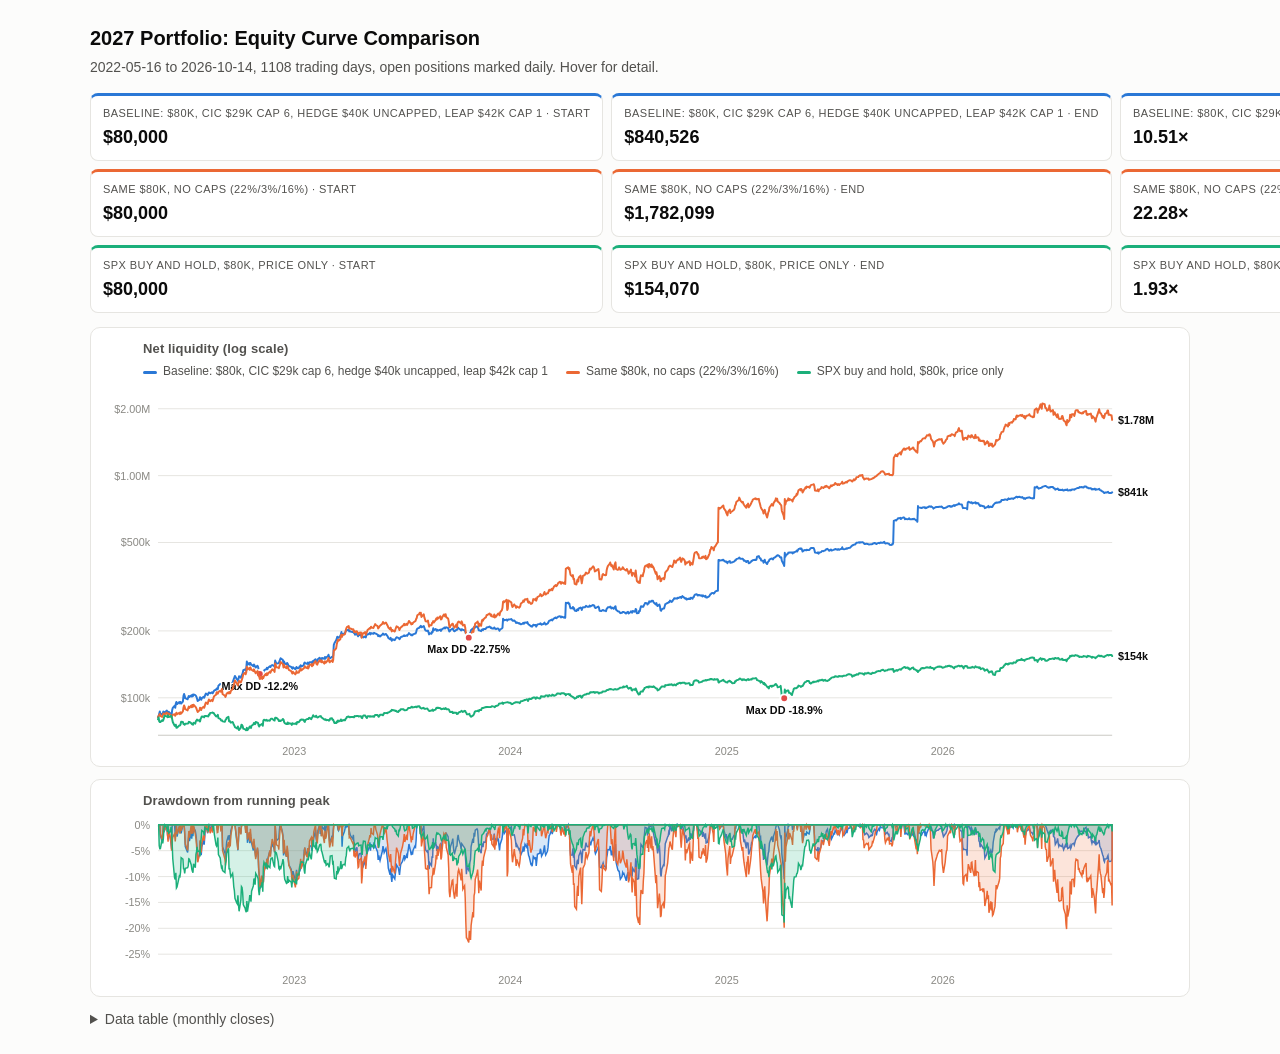
<file: investments/docs/baseline-2027/equity_2027_compare.html>
<!doctype html>
<html lang="en"><head><meta charset="utf-8">
<meta name="viewport" content="width=device-width,initial-scale=1">
<title>2027 Portfolio: Equity Curve Comparison</title>
<style>
:root{color-scheme:light;--surface:#fcfcfb;--panel:#ffffff;--text-1:#0b0b0b;--text-2:#52514e;--text-3:#8a8984;
 --grid:#e6e5e1;--axis:#c9c8c2;--s1:#2a78d6;--s2:#eb6834;--s3:#1baf7a;--neg:#e34948;--tip:#ffffff;--tipb:#d6d5d0}
@media (prefers-color-scheme:dark){:root:not([data-theme="light"]){color-scheme:dark;--surface:#1a1a19;--panel:#222221;--text-1:#f0efec;--text-2:#c3c2b7;--text-3:#8f8e87;
 --grid:#2f2f2d;--axis:#45453f;--s1:#3987e5;--s2:#d95926;--s3:#199e70;--neg:#e66767;--tip:#2a2a28;--tipb:#45453f}}
:root[data-theme="dark"]{color-scheme:dark;--surface:#1a1a19;--panel:#222221;--text-1:#f0efec;--text-2:#c3c2b7;--text-3:#8f8e87;
 --grid:#2f2f2d;--axis:#45453f;--s1:#3987e5;--s2:#d95926;--s3:#199e70;--neg:#e66767;--tip:#2a2a28;--tipb:#45453f}
*{box-sizing:border-box}
body{margin:0;background:var(--surface);color:var(--text-1);font:14px/1.45 -apple-system,BlinkMacSystemFont,"SF Pro Text",Helvetica,Arial,sans-serif;padding:24px 16px}
h1{font-size:20px;font-weight:600;margin:0 0 4px}
.sub{color:var(--text-2);margin:0 0 16px}
.wrap{max-width:1100px;margin:0 auto}
.panel{background:var(--panel);border:1px solid var(--grid);border-radius:10px;padding:12px 8px 4px;margin-bottom:12px;position:relative}
.panel h2{font-size:13px;font-weight:600;color:var(--text-2);margin:0 0 4px 44px;letter-spacing:.01em}
svg{display:block;width:100%;height:auto}
.grid line{stroke:var(--grid);stroke-width:1}
.axis text{fill:var(--text-3);font-size:11px}
.axis line{stroke:var(--axis)}
.line{fill:none;stroke-width:2;stroke-linejoin:round;stroke-linecap:round}
.dd{fill-opacity:.18;stroke-width:1.5}
.lbl{font-size:11px;font-weight:600;fill:var(--text-1);paint-order:stroke;stroke:var(--panel);stroke-width:3px;stroke-linejoin:round}
.legend{display:flex;gap:18px;margin:0 0 8px 44px;font-size:12px;color:var(--text-2)}
.legend span::before{content:"";display:inline-block;width:14px;height:3px;border-radius:2px;vertical-align:middle;margin-right:6px;background:var(--c)}
.xh{stroke:var(--text-3);stroke-width:1;stroke-dasharray:3 3;pointer-events:none}
.tip{position:absolute;pointer-events:none;background:var(--tip);border:1px solid var(--tipb);border-radius:6px;padding:6px 9px;font-size:12px;color:var(--text-1);box-shadow:0 2px 8px rgba(0,0,0,.12);white-space:nowrap;display:none;z-index:2}
.tip b{font-weight:600}.tip .d{color:var(--text-2)}
.tip .row{display:flex;gap:10px;justify-content:space-between}
table{border-collapse:collapse;font-size:12px;margin-top:8px;width:100%}
th,td{text-align:right;padding:4px 8px;border-bottom:1px solid var(--grid)}th:first-child,td:first-child{text-align:left}
details{margin-top:8px;color:var(--text-2)}summary{cursor:pointer}
.stats{display:grid;grid-template-columns:repeat(6,1fr);gap:8px;margin-bottom:14px}
.stat .k{white-space:nowrap;overflow:hidden;text-overflow:ellipsis}
@media (max-width:700px){.stats{grid-template-columns:repeat(3,1fr)}}
.stat{background:var(--panel);border:1px solid var(--grid);border-radius:8px;padding:10px 12px}
.stat .k{font-size:11px;color:var(--text-2);text-transform:uppercase;letter-spacing:.04em}
.stat .v{font-size:18px;font-weight:600;margin-top:2px}
.stat .v small{font-size:11px;font-weight:500;color:var(--text-3);margin-left:4px}
</style></head><body><div class="wrap">
<h1>2027 Portfolio: Equity Curve Comparison</h1>
<p class="sub" id="sub"></p>
<div class="stats" id="stats"></div>
<div class="panel" id="p1"><h2>Net liquidity (log scale)</h2><div class="legend" id="lg1"></div><svg id="s1"></svg><div class="tip" id="t1"></div></div>
<div class="panel" id="p2"><h2>Drawdown from running peak</h2><svg id="s2"></svg><div class="tip" id="t2"></div></div>
<details><summary>Data table (monthly closes)</summary><table id="tbl"></table></details>
</div>
<script>
const SERIES=[{"label": "Baseline: $80k, CIC $29k cap 6, hedge $40k uncapped, leap $42k cap 1", "rows": [["2022-05-16", 81832.64, 1832.64, 0.0], ["2022-05-17", 82600.88, 768.24, 0.0], ["2022-05-18", 84837.88, 2237.0, 0.0], ["2022-05-19", 86820.52, 1982.64, 0.0], ["2022-05-20", 84976.32, -1844.2, -2.12], ["2022-05-23", 84086.52, -889.8, -3.15], ["2022-05-24", 84904.76, 818.24, -2.21], ["2022-05-25", 86747.4, 1842.64, -0.08], ["2022-05-26", 86447.6, -299.8, -0.43], ["2022-05-27", 85902.24, -545.36, -1.06], ["2022-05-31", 87474.88, 1572.64, 0.0], ["2022-06-01", 85835.78, -1639.1, -1.87], ["2022-06-02", 85035.98, -799.8, -2.79], ["2022-06-03", 86428.62, 1392.64, -1.2], ["2022-06-06", 85034.42, -1394.2, -2.79], ["2022-06-07", 84294.62, -739.8, -3.64], ["2022-06-08", 83404.82, -889.8, -4.65], ["2022-06-09", 88149.82, 4745.0, 0.0], ["2022-06-10", 90084.38, 1934.56, 0.0], ["2022-06-13", 92013.94, 1929.56, 0.0], ["2022-06-14", 90139.24, -1874.7, -2.04], ["2022-06-15", 94173.8, 4034.56, 0.0], ["2022-06-16", 95848.36, 1674.56, 0.0], ["2022-06-17", 93654.26, -2194.1, -2.29], ["2022-06-21", 95608.22, 1953.96, -0.25], ["2022-06-22", 94393.52, -1214.7, -1.52], ["2022-06-23", 95758.08, 1364.56, -0.09], ["2022-06-24", 94258.38, -1499.7, -1.66], ["2022-06-27", 96107.34, 1848.96, 0.0], ["2022-06-28", 102080.44, 5973.1, 0.0], ["2022-06-29", 103989.4, 1908.96, 0.0], ["2022-06-30", 102114.7, -1874.7, -1.8], ["2022-07-01", 99595.6, -2519.1, -4.23], ["2022-07-05", 98440.9, -1154.7, -5.34], ["2022-07-06", 100439.86, 1998.96, -3.41], ["2022-07-07", 101928.82, 1488.96, -1.98], ["2022-07-08", 100714.12, -1214.7, -3.15], ["2022-07-11", 102398.08, 1683.96, -1.53], ["2022-07-12", 101228.38, -1169.7, -2.66], ["2022-07-13", 103242.34, 2013.96, -0.72], ["2022-07-14", 101712.64, -1529.7, -2.19], ["2022-07-15", 103516.6, 1803.96, -0.45], ["2022-07-18", 102804.7, -711.9, -1.14], ["2022-07-19", 102085.0, -719.7, -1.83], ["2022-07-20", 100930.3, -1154.7, -2.94], ["2022-07-21", 98966.2, -1964.1, -4.83], ["2022-07-22", 96642.1, -2324.1, -7.07], ["2022-07-25", 98131.06, 1488.96, -5.63], ["2022-07-26", 100677.82, 2546.76, -3.18], ["2022-07-27", 99868.12, -809.7, -3.96], ["2022-07-28", 97894.02, -1974.1, -5.86], ["2022-07-29", 99502.98, 1608.96, -4.31], ["2022-08-01", 100946.94, 1443.96, -2.93], ["2022-08-02", 99987.24, -959.7, -3.85], ["2022-08-03", 101521.2, 1533.96, -2.37], ["2022-08-04", 103205.16, 1683.96, -0.75], ["2022-08-05", 104514.12, 1308.96, 0.0], ["2022-08-08", 102810.02, -1704.1, -1.63], ["2022-08-09", 104328.98, 1518.96, -0.18], ["2022-08-10", 105712.94, 1383.96, 0.0], ["2022-08-11", 105268.84, -444.1, -0.42], ["2022-08-12", 104714.14, -554.7, -0.94], ["2022-08-15", 105948.1, 1233.96, 0.0], ["2022-08-16", 104699.0, -1249.1, -1.18], ["2022-08-17", 105553.56, 854.56, -0.37], ["2022-08-18", 106922.52, 1368.96, 0.0], ["2022-08-19", 107932.08, 1009.56, 0.0], ["2022-08-22", 108596.64, 664.56, 0.0], ["2022-08-23", 110175.6, 1578.96, 0.0], ["2022-08-24", 109215.9, -959.7, -0.87], ["2022-08-25", 109258.86, 42.96, -0.83], ["2022-08-26", 113391.96, 4133.1, 0.0], ["2022-08-29", 115240.92, 1848.96, 0.0], ["2022-08-30", 115169.02, -71.9, -0.06], ["2022-08-31", 115367.98, 198.96, 0.0], ["2022-09-01", 116687.54, 1319.56, 0.0], ["2022-09-02", 111765.86, -4921.68, -4.22], ["2022-09-06", 110371.16, -1394.7, -5.41], ["2022-09-07", 109381.46, -989.7, -6.26], ["2022-09-08", 111320.42, 1938.96, -4.6], ["2022-09-09", 112899.38, 1578.96, -3.25], ["2022-09-12", 114313.34, 1413.96, -2.03], ["2022-09-13", 113159.24, -1154.1, -3.02], ["2022-09-14", 114413.8, 1254.56, -1.95], ["2022-09-15", 113064.1, -1349.7, -3.11], ["2022-09-16", 115378.06, 2313.96, -1.12], ["2022-09-19", 117152.02, 1773.96, 0.0], ["2022-09-20", 119082.9, 1930.88, 0.0], ["2022-09-21", 121395.78, 2312.88, 0.0], ["2022-09-22", 123359.46, 1963.68, 0.0], ["2022-09-23", 125443.14, 2083.68, 0.0], ["2022-09-26", 121571.94, -3871.2, -3.09], ["2022-09-27", 120846.54, -725.4, -3.66], ["2022-09-28", 119266.94, -1579.6, -4.92], ["2022-09-29", 121637.82, 2370.88, -3.03], ["2022-09-30", 124943.1, 3305.28, -0.4], ["2022-10-03", 123303.5, -1639.6, -1.71], ["2022-10-04", 125588.78, 2285.28, 0.0], ["2022-10-05", 127082.46, 1493.68, 0.0], ["2022-10-06", 128641.14, 1558.68, 0.0], ["2022-10-07", 133180.62, 4539.48, 0.0], ["2022-10-10", 134099.3, 918.68, 0.0], ["2022-10-11", 132739.7, -1359.6, -1.01], ["2022-10-12", 135424.98, 2685.28, 0.0], ["2022-10-13", 145889.38, 10464.4, 0.0], ["2022-10-14", 140818.28, -5071.1, -3.48], ["2022-10-17", 143463.56, 2645.28, -1.66], ["2022-10-18", 140732.36, -2731.2, -3.53], ["2022-10-19", 143437.64, 2705.28, -1.68], ["2022-10-20", 141758.04, -1679.6, -2.83], ["2022-10-21", 140718.44, -1039.6, -3.54], ["2022-10-24", 138658.84, -2059.6, -4.96], ["2022-10-25", 141144.12, 2485.28, -3.25], ["2022-10-26", 139864.52, -1279.6, -4.13], ["2022-10-27", 138344.92, -1519.6, -5.17], ["2022-10-28", 136785.32, -1559.6, -6.24], ["2022-10-31", 139270.6, 2485.28, -4.54], ["2022-11-01", 138071.0, -1199.6, -5.36], ["2022-11-02", 133207.4, -4863.6, -8.69], ["2022-11-03", 131427.8, -1779.6, -9.91], ["2022-11-04", 128086.6, -3341.2, -12.2], ["2022-11-07", 130571.88, 2485.28, -10.5], ["2022-11-08", 128170.68, -2401.2, -12.15], ["2022-11-09", 131523.16, 3352.48, -9.85], ["2022-11-10", 129783.56, -1739.6, -11.04], ["2022-11-11", 132468.84, 2685.28, -9.2], ["2022-11-14", 134634.12, 2165.28, -7.71], ["2022-11-15", 134318.72, -315.4, -7.93], ["2022-11-16", 136344.0, 2025.28, -6.54], ["2022-11-17", 134584.4, -1759.6, -7.75], ["2022-11-18", 136629.68, 2045.28, -6.35], ["2022-11-21", 138594.96, 1965.28, -5.0], ["2022-11-22", 137495.36, -1099.6, -5.75], ["2022-11-23", 139360.64, 1865.28, -4.48], ["2022-11-25", 140425.92, 1065.28, -3.74], ["2022-11-28", 139186.32, -1239.6, -4.59], ["2022-11-29", 138086.72, -1099.6, -5.35], ["2022-11-30", 147109.52, 9022.8, 0.0], ["2022-12-01", 144483.42, -2626.1, -1.79], ["2022-12-02", 142583.82, -1899.6, -3.08], ["2022-12-05", 143048.42, 464.6, -2.76], ["2022-12-06", 143338.02, 289.6, -2.56], ["2022-12-07", 145643.3, 2305.28, -1.0], ["2022-12-08", 148024.9, 2381.6, 0.0], ["2022-12-09", 150731.5, 2706.6, 0.0], ["2022-12-12", 148732.0, -1999.5, -1.33], ["2022-12-13", 147706.7, -1025.3, -2.01], ["2022-12-14", 141770.6, -5936.1, -5.94], ["2022-12-15", 145495.08, 3724.48, -3.47], ["2022-12-16", 142845.58, -2649.5, -5.23], ["2022-12-19", 141445.98, -1399.6, -6.16], ["2022-12-20", 143531.26, 2085.28, -4.78], ["2022-12-21", 142471.66, -1059.6, -5.48], ["2022-12-22", 140620.46, -1851.2, -6.71], ["2022-12-23", 139080.86, -1539.6, -7.73], ["2022-12-27", 137821.26, -1259.6, -8.57], ["2022-12-28", 136421.66, -1399.6, -9.49], ["2022-12-29", 135282.06, -1139.6, -10.25], ["2022-12-30", 137247.34, 1965.28, -8.95], ["2023-01-03", 134461.14, -2786.2, -10.79], ["2023-01-04", 135603.1, 1141.96, -10.04], ["2023-01-05", 137628.38, 2025.28, -8.69], ["2023-01-06", 135688.78, -1939.6, -9.98], ["2023-01-09", 136110.06, 421.28, -9.7], ["2023-01-10", 138135.34, 2025.28, -8.36], ["2023-01-11", 137776.62, -358.72, -8.59], ["2023-01-12", 140121.9, 2345.28, -7.04], ["2023-01-13", 138322.3, -1799.6, -8.23], ["2023-01-17", 139867.58, 1545.28, -7.21], ["2023-01-18", 143215.18, 3347.6, -4.99], ["2023-01-19", 144063.86, 848.68, -4.42], ["2023-01-20", 142984.26, -1079.6, -5.14], ["2023-01-23", 142224.66, -759.6, -5.64], ["2023-01-24", 143949.94, 1725.28, -4.5], ["2023-01-25", 141428.74, -2521.2, -6.17], ["2023-01-26", 142712.42, 1283.68, -5.32], ["2023-01-27", 144617.7, 1905.28, -4.06], ["2023-01-30", 144544.38, -73.32, -4.1], ["2023-01-31", 143144.78, -1399.6, -5.03], ["2023-02-01", 146013.46, 2868.68, -3.13], ["2023-02-02", 144388.96, -1624.5, -4.21], ["2023-02-03", 146774.24, 2385.28, -2.63], ["2023-02-06", 149205.84, 2431.6, -1.01], ["2023-02-07", 146756.34, -2449.5, -2.64], ["2023-02-08", 145806.04, -950.3, -3.27], ["2023-02-09", 146471.74, 665.7, -2.83], ["2023-02-10", 149009.34, 2537.6, -1.14], ["2023-02-13", 151434.94, 2425.6, 0.0], ["2023-02-14", 148772.44, -2662.5, -1.76], ["2023-02-15", 149798.04, 1025.6, -1.08], ["2023-02-16", 148200.54, -1597.5, -2.14], ["2023-02-17", 150941.14, 2740.6, -0.33], ["2023-02-21", 149991.84, -949.3, -0.95], ["2023-02-22", 152548.44, 2556.6, 0.0], ["2023-02-23", 150081.34, -2467.1, -1.62], ["2023-02-24", 151753.34, 1672.0, -0.52], ["2023-02-27", 153972.94, 2219.6, 0.0], ["2023-02-28", 156129.54, 2156.6, 0.0], ["2023-03-01", 152831.44, -3298.1, -2.11], ["2023-03-02", 151388.94, -1442.5, -3.04], ["2023-03-03", 150752.44, -636.5, -3.44], ["2023-03-06", 152859.04, 2106.6, -2.09], ["2023-03-07", 152018.74, -840.3, -2.63], ["2023-03-08", 154515.34, 2496.6, -1.03], ["2023-03-09", 172862.04, 18346.7, 0.0], ["2023-03-10", 175768.84, 2906.8, 0.0], ["2023-03-13", 181491.76, 5722.92, 0.0], ["2023-03-14", 184908.88, 3417.12, 0.0], ["2023-03-15", 188301.0, 3392.12, 0.0], ["2023-03-16", 186631.6, -1669.4, -0.89], ["2023-03-17", 186230.8, -400.8, -1.1], ["2023-03-20", 189784.72, 3553.92, 0.0], ["2023-03-21", 193050.64, 3265.92, 0.0], ["2023-03-22", 197654.76, 4604.12, 0.0], ["2023-03-23", 189280.24, -8374.52, -4.24], ["2023-03-24", 193324.16, 4043.92, -2.19], ["2023-03-27", 195102.28, 1778.12, -1.29], ["2023-03-28", 196102.4, 1000.12, -0.79], ["2023-03-29", 199337.32, 3234.92, 0.0], ["2023-03-30", 201752.44, 2415.12, 0.0], ["2023-03-31", 200926.04, -826.4, -0.41], ["2023-04-03", 203015.96, 2089.92, 0.0], ["2023-04-04", 199009.56, -4006.4, -1.97], ["2023-04-05", 199814.68, 805.12, -1.58], ["2023-04-06", 198867.28, -947.4, -2.04], ["2023-04-10", 197457.88, -1409.4, -2.74], ["2023-04-11", 199098.8, 1640.92, -1.93], ["2023-04-12", 195593.6, -3505.2, -3.66], ["2023-04-13", 194368.2, -1225.4, -4.26], ["2023-04-14", 192321.8, -2046.4, -5.27], ["2023-04-17", 194189.72, 1867.92, -4.35], ["2023-04-18", 191308.52, -2881.2, -5.77], ["2023-04-19", 189180.12, -2128.4, -6.82], ["2023-04-20", 190817.04, 1636.92, -6.01], ["2023-04-21", 191586.16, 769.12, -5.63], ["2023-04-24", 191832.28, 246.12, -5.51], ["2023-04-25", 187095.08, -4737.2, -7.84], ["2023-04-26", 188353.2, 1258.12, -7.22], ["2023-04-27", 188247.8, -105.4, -7.27], ["2023-04-28", 186938.4, -1309.4, -7.92], ["2023-05-01", 188829.32, 1890.92, -6.99], ["2023-05-02", 187072.12, -1757.2, -7.85], ["2023-05-03", 191156.04, 4083.92, -5.84], ["2023-05-04", 193029.16, 1873.12, -4.92], ["2023-05-05", 192397.76, -631.4, -5.23], ["2023-05-08", 194484.68, 2086.92, -4.2], ["2023-05-09", 196159.6, 1674.92, -3.38], ["2023-05-10", 192911.4, -3248.2, -4.98], ["2023-05-11", 195196.32, 2284.92, -3.85], ["2023-05-12", 195135.52, -60.8, -3.88], ["2023-05-15", 193995.12, -1140.4, -4.44], ["2023-05-16", 196125.04, 2129.92, -3.39], ["2023-05-17", 195370.64, -754.4, -3.77], ["2023-05-18", 194874.24, -496.4, -4.01], ["2023-05-19", 194153.44, -720.8, -4.37], ["2023-05-22", 192417.04, -1736.4, -5.22], ["2023-05-23", 189268.84, -3148.2, -6.77], ["2023-05-24", 191005.96, 1737.12, -5.92], ["2023-05-25", 189960.56, -1045.4, -6.43], ["2023-05-26", 188990.16, -970.4, -6.91], ["2023-05-30", 192743.68, 3753.52, -5.06], ["2023-05-31", 194662.8, 1919.12, -4.11], ["2023-06-01", 193583.4, -1079.4, -4.65], ["2023-06-02", 192144.0, -1439.4, -5.36], ["2023-06-05", 193711.92, 1567.92, -4.58], ["2023-06-06", 192452.52, -1259.4, -5.2], ["2023-06-07", 190304.32, -2148.2, -6.26], ["2023-06-08", 188954.92, -1349.4, -6.93], ["2023-06-09", 185996.72, -2958.2, -8.38], ["2023-06-12", 183417.32, -2579.4, -9.65], ["2023-06-13", 186005.24, 2587.92, -8.38], ["2023-06-14", 182495.84, -3509.4, -10.11], ["2023-06-15", 180606.44, -1889.4, -11.04], ["2023-06-16", 183434.36, 2827.92, -9.65], ["2023-06-20", 181814.96, -1619.4, -10.44], ["2023-06-21", 183922.88, 2107.92, -9.4], ["2023-06-22", 185640.8, 1717.92, -8.56], ["2023-06-23", 187268.72, 1627.92, -7.76], ["2023-06-26", 186129.32, -1139.4, -8.32], ["2023-06-27", 184869.92, -1259.4, -8.94], ["2023-06-28", 183400.52, -1469.4, -9.66], ["2023-06-29", 185598.44, 2197.92, -8.58], ["2023-06-30", 187496.36, 1897.92, -7.64], ["2023-07-03", 188704.28, 1207.92, -7.05], ["2023-07-05", 190152.2, 1447.92, -6.34], ["2023-07-06", 191101.32, 949.12, -5.87], ["2023-07-07", 189451.92, -1649.4, -6.68], ["2023-07-10", 191109.84, 1657.92, -5.86], ["2023-07-11", 189940.44, -1169.4, -6.44], ["2023-07-12", 192108.36, 2167.92, -5.37], ["2023-07-13", 193616.28, 1507.92, -4.63], ["2023-07-14", 195484.2, 1867.92, -3.71], ["2023-07-17", 192304.8, -3179.4, -5.28], ["2023-07-18", 191075.4, -1229.4, -5.88], ["2023-07-19", 192493.32, 1417.92, -5.18], ["2023-07-20", 191328.92, -1164.4, -5.76], ["2023-07-21", 193079.84, 1750.92, -4.89], ["2023-07-24", 194696.76, 1616.92, -4.1], ["2023-07-25", 194352.36, -344.4, -4.27], ["2023-07-26", 197084.28, 2731.92, -2.92], ["2023-07-27", 202324.48, 5240.2, -0.34], ["2023-07-28", 204730.4, 2405.92, 0.0], ["2023-07-31", 206411.32, 1680.92, 0.0], ["2023-08-01", 208170.24, 1758.92, 0.0], ["2023-08-02", 209090.84, 920.6, 0.0], ["2023-08-03", 210917.76, 1826.92, 0.0], ["2023-08-04", 207485.04, -3432.72, -1.63], ["2023-08-07", 209725.96, 2240.92, -0.57], ["2023-08-08", 210589.88, 863.92, -0.16], ["2023-08-09", 206650.48, -3939.4, -2.02], ["2023-08-10", 202657.08, -3993.4, -3.92], ["2023-08-11", 200709.68, -1947.4, -4.84], ["2023-08-14", 199807.28, -902.4, -5.27], ["2023-08-15", 200721.2, 913.92, -4.83], ["2023-08-16", 197020.8, -3700.4, -6.59], ["2023-08-17", 192855.6, -4165.2, -8.56], ["2023-08-18", 195439.52, 2583.92, -7.34], ["2023-08-21", 194262.12, -1177.4, -7.9], ["2023-08-22", 198126.24, 3864.12, -6.06], ["2023-08-23", 197399.84, -726.4, -6.41], ["2023-08-24", 205428.04, 8028.2, -2.6], ["2023-08-25", 201486.64, -3941.4, -4.47], ["2023-08-28", 203823.56, 2336.92, -3.36], ["2023-08-29", 202629.16, -1194.4, -3.93], ["2023-08-30", 200282.76, -2346.4, -5.04], ["2023-08-31", 202369.68, 2086.92, -4.05], ["2023-09-01", 200768.28, -1601.4, -4.81], ["2023-09-05", 202823.2, 2054.92, -3.84], ["2023-09-06", 200135.0, -2688.2, -5.11], ["2023-09-07", 201878.92, 1743.92, -4.29], ["2023-09-08", 203826.84, 1947.92, -3.36], ["2023-09-11", 205899.76, 2072.92, -2.38], ["2023-09-12", 207217.68, 1317.92, -1.75], ["2023-09-13", 205200.28, -2017.4, -2.71], ["2023-09-14", 207364.2, 2163.92, -1.68], ["2023-09-15", 207495.8, 131.6, -1.62], ["2023-09-18", 206043.4, -1452.4, -2.31], ["2023-09-19", 202386.0, -3657.4, -4.05], ["2023-09-20", 198753.6, -3632.4, -5.77], ["2023-09-21", 199656.72, 903.12, -5.34], ["2023-09-22", 201957.64, 2300.92, -4.25], ["2023-09-25", 204244.56, 2286.92, -3.16], ["2023-09-26", 205313.48, 1068.92, -2.66], ["2023-09-27", 201748.08, -3565.4, -4.35], ["2023-09-28", 199618.68, -2129.4, -5.36], ["2023-09-29", 199248.28, -370.4, -5.53], ["2023-10-02", 202191.2, 2942.92, -4.14], ["2023-10-03", 202234.8, 43.6, -4.12], ["2023-10-04", 205537.72, 3302.92, -2.55], ["2023-10-05", 206877.64, 1339.92, -1.92], ["2023-10-06", 205083.24, -1794.4, -2.77], ["2023-10-09", 202768.84, -2314.4, -3.86], ["2023-10-10", 200987.44, -1781.4, -4.71], ["2023-10-11", 203249.36, 2261.92, -3.64], ["2023-10-12", 202948.96, -300.4, -3.78], ["2023-10-13", 202520.56, -428.4, -3.98], ["2023-10-16", 201491.16, -1029.4, -4.47], ["2023-10-17", 198837.76, -2653.4, -5.73], ["2023-10-18", 195354.96, -3482.8, -7.38], ["2023-10-19", 190831.76, -4523.2, -9.52], ["2023-10-20", 193642.88, 2811.12, -8.19], ["2023-10-23", 192303.48, -1339.4, -8.83], ["2023-10-24", 194110.6, 1807.12, -7.97], ["2023-10-25", 195705.72, 1595.12, -7.21], ["2023-10-26", 196776.84, 1071.12, -6.7], ["2023-10-27", 202086.76, 5309.92, -4.19], ["2023-10-30", 205308.68, 3221.92, -2.66], ["2023-10-31", 203536.28, -1772.4, -3.5], ["2023-11-01", 207650.2, 4113.92, -1.55], ["2023-11-02", 206063.8, -1586.4, -2.3], ["2023-11-03", 208693.72, 2629.92, -1.05], ["2023-11-06", 209274.64, 580.92, -0.78], ["2023-11-07", 208702.24, -572.4, -1.05], ["2023-11-08", 205349.84, -3352.4, -2.64], ["2023-11-09", 201133.44, -4216.4, -4.64], ["2023-11-10", 201040.04, -93.4, -4.68], ["2023-11-13", 199367.64, -1672.4, -5.48], ["2023-11-14", 202586.56, 3218.92, -3.95], ["2023-11-15", 203337.48, 750.92, -3.59], ["2023-11-16", 201799.08, -1538.4, -4.32], ["2023-11-17", 203859.0, 2059.92, -3.35], ["2023-11-20", 203818.6, -40.4, -3.37], ["2023-11-21", 205045.52, 1226.92, -2.78], ["2023-11-22", 207116.44, 2070.92, -1.8], ["2023-11-24", 207643.36, 526.92, -1.55], ["2023-11-27", 209202.28, 1558.92, -0.81], ["2023-11-28", 208221.88, -980.4, -1.28], ["2023-11-29", 206252.48, -1969.4, -2.21], ["2023-11-30", 206883.4, 630.92, -1.91], ["2023-12-01", 205088.0, -1795.4, -2.76], ["2023-12-04", 205002.92, -85.08, -2.8], ["2023-12-05", 207345.84, 2342.92, -1.69], ["2023-12-06", 205218.44, -2127.4, -2.7], ["2023-12-07", 205176.04, -42.4, -2.72], ["2023-12-08", 203641.64, -1534.4, -3.45], ["2023-12-11", 205320.56, 1678.92, -2.65], ["2023-12-12", 204903.16, -417.4, -2.85], ["2023-12-13", 202587.76, -2315.4, -3.95], ["2023-12-14", 200469.36, -2118.4, -4.95], ["2023-12-15", 202914.28, 2444.92, -3.79], ["2023-12-18", 205088.2, 2173.92, -2.76], ["2023-12-19", 206828.12, 1739.92, -1.94], ["2023-12-20", 227006.72, 20178.6, 0.0], ["2023-12-21", 224789.32, -2217.4, -0.98], ["2023-12-22", 223183.92, -1605.4, -1.68], ["2023-12-26", 224911.84, 1727.92, -0.92], ["2023-12-27", 222366.76, -2545.08, -2.04], ["2023-12-28", 223754.68, 1387.92, -1.43], ["2023-12-29", 225240.28, 1485.6, -0.78], ["2024-01-02", 225921.2, 680.92, -0.48], ["2024-01-03", 226214.12, 292.92, -0.35], ["2024-01-04", 223922.72, -2291.4, -1.36], ["2024-01-05", 222459.32, -1463.4, -2.0], ["2024-01-08", 222619.92, 160.6, -1.93], ["2024-01-09", 221325.52, -1294.4, -2.5], ["2024-01-10", 220001.12, -1324.4, -3.09], ["2024-01-11", 217179.72, -2821.4, -4.33], ["2024-01-12", 218337.64, 1157.92, -3.82], ["2024-01-16", 216022.24, -2315.4, -4.84], ["2024-01-17", 216453.16, 430.92, -4.65], ["2024-01-18", 214483.76, -1969.4, -5.52], ["2024-01-19", 213914.36, -569.4, -5.77], ["2024-01-22", 215689.28, 1774.92, -4.99], ["2024-01-23", 217619.2, 1929.92, -4.14], ["2024-01-24", 215207.8, -2411.4, -5.2], ["2024-01-25", 216476.72, 1268.92, -4.64], ["2024-01-26", 218443.64, 1966.92, -3.77], ["2024-01-29", 217185.24, -1258.4, -4.33], ["2024-01-30", 219055.16, 1869.92, -3.5], ["2024-01-31", 215417.76, -3637.4, -5.11], ["2024-02-01", 213689.36, -1728.4, -5.87], ["2024-02-02", 213048.96, -640.4, -6.15], ["2024-02-05", 209734.56, -3314.4, -7.61], ["2024-02-06", 209917.48, 182.92, -7.53], ["2024-02-07", 208819.08, -1098.4, -8.01], ["2024-02-08", 210637.0, 1817.92, -7.21], ["2024-02-09", 213091.92, 2454.92, -6.13], ["2024-02-12", 212042.52, -1049.4, -6.59], ["2024-02-13", 212764.44, 721.92, -6.27], ["2024-02-14", 208994.04, -3770.4, -7.93], ["2024-02-15", 211311.96, 2317.92, -6.91], ["2024-02-16", 214049.88, 2737.92, -5.71], ["2024-02-20", 214536.8, 486.92, -5.49], ["2024-02-21", 216524.72, 1987.92, -4.62], ["2024-02-22", 215595.32, -929.4, -5.03], ["2024-02-23", 213225.92, -2369.4, -6.07], ["2024-02-26", 214781.84, 1555.92, -5.39], ["2024-02-27", 216469.76, 1687.92, -4.64], ["2024-02-28", 217977.68, 1507.92, -3.98], ["2024-02-29", 215002.28, -2975.4, -5.29], ["2024-03-01", 213772.88, -1229.4, -5.83], ["2024-03-04", 215460.8, 1687.92, -5.09], ["2024-03-05", 216993.4, 1532.6, -4.41], ["2024-03-06", 220031.32, 3037.92, -3.07], ["2024-03-07", 222289.24, 2257.92, -2.08], ["2024-03-08", 222551.84, 262.6, -1.96], ["2024-03-11", 224959.76, 2407.92, -0.9], ["2024-03-12", 222890.36, -2069.4, -1.81], ["2024-03-13", 224818.28, 1927.92, -0.96], ["2024-03-14", 226285.2, 1466.92, -0.32], ["2024-03-15", 227682.12, 1396.92, 0.0], ["2024-03-18", 229760.04, 2077.92, 0.0], ["2024-03-19", 228230.64, -1529.4, -0.67], ["2024-03-20", 229426.56, 1195.92, -0.15], ["2024-03-21", 230178.48, 751.92, 0.0], ["2024-03-22", 231866.4, 1687.92, 0.0], ["2024-03-25", 233134.32, 1267.92, 0.0], ["2024-03-26", 231154.92, -1979.4, -0.85], ["2024-03-27", 230012.84, -1142.08, -1.34], ["2024-03-28", 232120.76, 2107.92, -0.43], ["2024-04-01", 229390.36, -2730.4, -1.61], ["2024-04-02", 231348.28, 1957.92, -0.77], ["2024-04-03", 229128.88, -2219.4, -1.72], ["2024-04-04", 267845.48, 38716.6, 0.0], ["2024-04-05", 266336.08, -1509.4, -0.56], ["2024-04-08", 268446.0, 2109.92, 0.0], ["2024-04-09", 264723.4, -3722.6, -1.39], ["2024-04-10", 265384.12, 660.72, -1.14], ["2024-04-11", 256978.2, -8405.92, -4.27], ["2024-04-12", 252712.6, -4265.6, -5.86], ["2024-04-15", 252861.6, 149.0, -5.81], ["2024-04-16", 256242.32, 3380.72, -4.55], ["2024-04-17", 251424.72, -4817.6, -6.34], ["2024-04-18", 253282.44, 1857.72, -5.65], ["2024-04-19", 247165.84, -6116.6, -7.93], ["2024-04-22", 245668.44, -1497.4, -8.48], ["2024-04-23", 249390.36, 3721.92, -7.1], ["2024-04-24", 250299.08, 908.72, -6.76], ["2024-04-25", 248013.68, -2285.4, -7.61], ["2024-04-26", 252292.6, 4278.92, -6.02], ["2024-04-29", 254632.52, 2339.92, -5.15], ["2024-04-30", 253423.52, -1209.0, -5.6], ["2024-05-01", 248575.12, -4848.4, -7.4], ["2024-05-02", 252840.04, 4264.92, -5.81], ["2024-05-03", 255663.76, 2823.72, -4.76], ["2024-05-06", 255299.68, -364.08, -4.9], ["2024-05-07", 257369.6, 2069.92, -4.13], ["2024-05-08", 259204.52, 1834.92, -3.44], ["2024-05-09", 258022.12, -1182.4, -3.88], ["2024-05-10", 257069.72, -952.4, -4.24], ["2024-05-13", 257165.44, 95.72, -4.2], ["2024-05-14", 259869.36, 2703.92, -3.19], ["2024-05-15", 259126.96, -742.4, -3.47], ["2024-05-16", 257794.56, -1332.4, -3.97], ["2024-05-17", 259475.48, 1680.92, -3.34], ["2024-05-20", 261666.4, 2190.92, -2.53], ["2024-05-21", 260471.0, -1195.4, -2.97], ["2024-05-22", 260500.0, 29.0, -2.96], ["2024-05-23", 254831.4, -5668.6, -5.07], ["2024-05-24", 253489.0, -1342.4, -5.57], ["2024-05-28", 256175.72, 2686.72, -4.57], ["2024-05-29", 257287.64, 1111.92, -4.16], ["2024-05-30", 254227.24, -3060.4, -5.3], ["2024-05-31", 246542.32, -7684.92, -8.16], ["2024-06-03", 246138.72, -403.6, -8.31], ["2024-06-04", 247343.44, 1204.72, -7.86], ["2024-06-05", 247722.04, 378.6, -7.72], ["2024-06-06", 248630.76, 908.72, -7.38], ["2024-06-07", 247344.36, -1286.4, -7.86], ["2024-06-10", 246503.96, -840.4, -8.17], ["2024-06-11", 245675.56, -828.4, -8.48], ["2024-06-12", 251421.48, 5745.92, -6.34], ["2024-06-13", 252956.2, 1534.72, -5.77], ["2024-06-14", 255613.12, 2656.92, -4.78], ["2024-06-17", 255486.72, -126.4, -4.83], ["2024-06-18", 257470.64, 1983.92, -4.09], ["2024-06-20", 252597.04, -4873.6, -5.9], ["2024-06-21", 254994.96, 2397.92, -5.01], ["2024-06-24", 251512.56, -3482.4, -6.31], ["2024-06-25", 254647.48, 3134.92, -5.14], ["2024-06-26", 256402.4, 1754.92, -4.49], ["2024-06-27", 258464.32, 2061.92, -3.72], ["2024-06-28", 248903.6, -9560.72, -7.28], ["2024-07-01", 245001.0, -3902.6, -8.73], ["2024-07-02", 244492.6, -508.4, -8.92], ["2024-07-03", 244460.2, -32.4, -8.94], ["2024-07-05", 240259.48, -4200.72, -10.5], ["2024-07-08", 241647.4, 1387.92, -9.98], ["2024-07-09", 243665.32, 2017.92, -9.23], ["2024-07-10", 242975.92, -689.4, -9.49], ["2024-07-11", 243145.92, 170.0, -9.42], ["2024-07-12", 242206.52, -939.4, -9.77], ["2024-07-15", 239400.12, -2806.4, -10.82], ["2024-07-16", 241851.04, 2450.92, -9.91], ["2024-07-17", 242883.76, 1032.72, -9.52], ["2024-07-18", 243905.76, 1022.0, -9.14], ["2024-07-19", 239380.16, -4525.6, -10.83], ["2024-07-22", 242834.08, 3453.92, -9.54], ["2024-07-23", 245071.0, 2236.92, -8.71], ["2024-07-24", 244003.0, -1068.0, -9.11], ["2024-07-25", 241584.6, -2418.4, -10.01], ["2024-07-26", 245857.52, 4272.92, -8.41], ["2024-07-29", 244161.12, -1696.4, -9.05], ["2024-07-30", 244314.12, 153.0, -8.99], ["2024-07-31", 251114.04, 6799.92, -6.46], ["2024-08-01", 249446.04, -1668.0, -7.08], ["2024-08-02", 240224.44, -9221.6, -10.51], ["2024-08-05", 240538.38, 313.94, -10.4], ["2024-08-06", 246687.3, 6148.92, -8.11], ["2024-08-07", 245466.3, -1221.0, -8.56], ["2024-08-08", 252915.22, 7448.92, -5.79], ["2024-08-09", 258264.14, 5348.92, -3.79], ["2024-08-12", 256733.74, -1530.4, -4.36], ["2024-08-13", 257092.34, 358.6, -4.23], ["2024-08-14", 260938.26, 3845.92, -2.8], ["2024-08-15", 263825.18, 2886.92, -1.72], ["2024-08-16", 267190.1, 3364.92, -0.47], ["2024-08-19", 266699.7, -490.4, -0.65], ["2024-08-20", 262829.1, -3870.6, -2.09], ["2024-08-21", 266257.02, 3427.92, -0.82], ["2024-08-22", 265992.02, -265.0, -0.91], ["2024-08-23", 271547.94, 5555.92, 0.0], ["2024-08-26", 270480.34, -1067.6, -0.39], ["2024-08-27", 273379.26, 2898.92, 0.0], ["2024-08-28", 273133.26, -246.0, -0.09], ["2024-08-29", 273673.98, 540.72, 0.0], ["2024-08-30", 269211.38, -4462.6, -1.63], ["2024-09-03", 262813.78, -6397.6, -3.97], ["2024-09-04", 266614.7, 3800.92, -2.58], ["2024-09-05", 261100.1, -5514.6, -4.59], ["2024-09-06", 258586.1, -2514.0, -5.51], ["2024-09-09", 262926.02, 4339.92, -3.93], ["2024-09-10", 257880.42, -5045.6, -5.77], ["2024-09-11", 247539.5, -10340.92, -9.55], ["2024-09-12", 246371.1, -1168.4, -9.98], ["2024-09-13", 250167.02, 3795.92, -8.59], ["2024-09-16", 252504.94, 2337.92, -7.74], ["2024-09-17", 252215.94, -289.0, -7.84], ["2024-09-18", 258221.86, 6005.92, -5.65], ["2024-09-19", 263732.78, 5510.92, -3.63], ["2024-09-20", 264539.5, 806.72, -3.34], ["2024-09-23", 267341.42, 2801.92, -2.31], ["2024-09-24", 267799.14, 457.72, -2.15], ["2024-09-25", 270034.06, 2234.92, -1.33], ["2024-09-26", 269403.46, -630.6, -1.56], ["2024-09-27", 273825.78, 4422.32, 0.0], ["2024-09-30", 270363.18, -3462.6, -1.26], ["2024-10-01", 271785.9, 1422.72, -0.74], ["2024-10-02", 275196.82, 3410.92, 0.0], ["2024-10-03", 276647.54, 1450.72, 0.0], ["2024-10-04", 280341.26, 3693.72, 0.0], ["2024-10-07", 279677.26, -664.0, -0.24], ["2024-10-08", 280302.86, 625.6, -0.01], ["2024-10-09", 279529.46, -773.4, -0.29], ["2024-10-10", 281989.38, 2459.92, 0.0], ["2024-10-11", 281284.98, -704.4, -0.25], ["2024-10-14", 284074.9, 2789.92, 0.0], ["2024-10-15", 284182.3, 107.4, 0.0], ["2024-10-16", 281453.9, -2728.4, -0.96], ["2024-10-17", 284228.82, 2774.92, 0.0], ["2024-10-18", 286724.74, 2495.92, 0.0], ["2024-10-21", 282252.94, -4471.8, -1.56], ["2024-10-22", 280575.54, -1677.4, -2.14], ["2024-10-23", 279206.54, -1369.0, -2.62], ["2024-10-24", 280878.26, 1671.72, -2.04], ["2024-10-25", 276664.66, -4213.6, -3.51], ["2024-10-28", 279090.58, 2425.92, -2.66], ["2024-10-29", 278322.18, -768.4, -2.93], ["2024-10-30", 279796.1, 1473.92, -2.42], ["2024-10-31", 278373.1, -1423.0, -2.91], ["2024-11-01", 282105.02, 3731.92, -1.61], ["2024-11-04", 279163.62, -2941.4, -2.64], ["2024-11-05", 283170.54, 4006.92, -1.24], ["2024-11-06", 283451.14, 280.6, -1.14], ["2024-11-07", 288671.06, 5219.92, 0.0], ["2024-11-08", 290801.98, 2130.92, 0.0], ["2024-11-11", 292753.9, 1951.92, 0.0], ["2024-11-12", 290611.5, -2142.4, -0.73], ["2024-11-13", 288590.1, -2021.4, -1.42], ["2024-11-14", 290214.02, 1623.92, -0.87], ["2024-11-15", 290005.42, -208.6, -0.94], ["2024-11-18", 288809.02, -1196.4, -1.35], ["2024-11-19", 287612.62, -1196.4, -1.76], ["2024-11-20", 289499.14, 1886.52, -1.11], ["2024-11-21", 285927.34, -3571.8, -2.33], ["2024-11-22", 288712.26, 2784.92, -1.38], ["2024-11-25", 284963.46, -3748.8, -2.66], ["2024-11-26", 287893.38, 2929.92, -1.66], ["2024-11-27", 282541.58, -5351.8, -3.49], ["2024-11-29", 282806.18, 264.6, -3.4], ["2024-12-02", 286234.1, 3427.92, -2.23], ["2024-12-03", 288324.02, 2089.92, -1.51], ["2024-12-04", 291650.94, 3326.92, -0.38], ["2024-12-05", 292688.86, 1037.92, -0.02], ["2024-12-06", 295188.78, 2499.92, 0.0], ["2024-12-09", 296380.18, 1191.4, 0.0], ["2024-12-10", 294363.78, -2016.4, -0.68], ["2024-12-11", 296229.38, 1865.6, -0.05], ["2024-12-12", 299278.1, 3048.72, 0.0], ["2024-12-13", 301504.5, 2226.4, 0.0], ["2024-12-16", 303981.42, 2476.92, 0.0], ["2024-12-17", 303270.94, -710.48, -0.23], ["2024-12-18", 417079.34, 113808.4, 0.0], ["2024-12-19", 417077.26, -2.08, 0.0], ["2024-12-20", 414123.86, -2953.4, -0.71], ["2024-12-23", 415897.78, 1773.92, -0.28], ["2024-12-24", 416018.38, 120.6, -0.25], ["2024-12-26", 418612.3, 2593.92, 0.0], ["2024-12-27", 414313.9, -4298.4, -1.03], ["2024-12-30", 409291.5, -5022.4, -2.23], ["2024-12-31", 411024.1, 1732.6, -1.81], ["2025-01-02", 403780.7, -7243.4, -3.54], ["2025-01-03", 408629.62, 4848.92, -2.38], ["2025-01-06", 412057.54, 3427.92, -1.57], ["2025-01-07", 405014.14, -7043.4, -3.25], ["2025-01-08", 406578.06, 1563.92, -2.87], ["2025-01-10", 406882.98, 304.92, -2.8], ["2025-01-13", 410003.9, 3120.92, -2.06], ["2025-01-14", 410715.82, 711.92, -1.89], ["2025-01-15", 415950.74, 5234.92, -0.64], ["2025-01-16", 415821.66, -129.08, -0.67], ["2025-01-17", 420550.58, 4728.92, 0.0], ["2025-01-21", 424218.5, 3667.92, 0.0], ["2025-01-22", 427815.42, 3596.92, 0.0], ["2025-01-23", 425084.02, -2731.4, -0.64], ["2025-01-24", 421905.62, -3178.4, -1.38], ["2025-01-27", 422166.54, 260.92, -1.32], ["2025-01-28", 422295.14, 128.6, -1.29], ["2025-01-29", 417514.74, -4780.4, -2.41], ["2025-01-30", 413387.34, -4127.4, -3.37], ["2025-01-31", 415660.94, 2273.6, -2.84], ["2025-02-03", 408285.54, -7375.4, -4.57], ["2025-02-04", 412985.46, 4699.92, -3.47], ["2025-02-05", 412665.38, -320.08, -3.54], ["2025-02-06", 412686.3, 20.92, -3.54], ["2025-02-07", 403203.9, -9482.4, -5.75], ["2025-02-10", 407304.82, 4100.92, -4.79], ["2025-02-11", 409901.74, 2596.92, -4.19], ["2025-02-12", 413221.66, 3319.92, -3.41], ["2025-02-13", 413294.26, 72.6, -3.39], ["2025-02-14", 416437.18, 3142.92, -2.66], ["2025-02-18", 418466.1, 2028.92, -2.19], ["2025-02-19", 416750.7, -1715.4, -2.59], ["2025-02-20", 419220.62, 2469.92, -2.01], ["2025-02-21", 431628.22, 12407.6, 0.0], ["2025-02-24", 434306.14, 2677.92, 0.0], ["2025-02-25", 427525.74, -6780.4, -1.56], ["2025-02-26", 423550.34, -3975.4, -2.48], ["2025-02-27", 424126.26, 575.92, -2.34], ["2025-02-28", 414849.86, -9276.4, -4.48], ["2025-03-03", 413476.46, -1373.4, -4.8], ["2025-03-04", 404908.06, -8568.4, -6.77], ["2025-03-05", 409116.98, 4208.92, -5.8], ["2025-03-06", 418410.9, 9293.92, -3.66], ["2025-03-07", 408982.5, -9428.4, -5.83], ["2025-03-10", 400253.1, -8729.4, -7.84], ["2025-03-11", 405807.02, 5553.92, -6.56], ["2025-03-12", 410409.94, 4602.92, -5.5], ["2025-03-13", 412077.86, 1667.92, -5.12], ["2025-03-14", 418978.78, 6900.92, -3.53], ["2025-03-17", 423363.7, 4384.92, -2.52], ["2025-03-18", 423932.62, 568.92, -2.39], ["2025-03-19", 421636.22, -2296.4, -2.92], ["2025-03-20", 419873.82, -1762.4, -3.32], ["2025-03-21", 424929.74, 5055.92, -2.16], ["2025-03-24", 429619.66, 4689.92, -1.08], ["2025-03-25", 432746.58, 3126.92, -0.36], ["2025-03-26", 433737.18, 990.6, -0.13], ["2025-03-27", 437113.1, 3375.92, 0.0], ["2025-03-28", 438111.1, 998.0, 0.0], ["2025-03-31", 433808.7, -4302.4, -0.98], ["2025-04-01", 429305.1, -4503.6, -2.01], ["2025-04-02", 427467.7, -1837.4, -2.43], ["2025-04-03", 429312.62, 1844.92, -2.01], ["2025-04-04", 413521.02, -15791.6, -5.61], ["2025-04-07", 399528.62, -13992.4, -8.81], ["2025-04-08", 392018.22, -7510.4, -10.52], ["2025-04-09", 449410.82, 57392.6, 0.0], ["2025-04-10", 431559.22, -17851.6, -3.97], ["2025-04-11", 438645.94, 7086.72, -2.4], ["2025-04-14", 444553.66, 5907.72, -1.08], ["2025-04-15", 450262.58, 5708.92, 0.0], ["2025-04-16", 449396.58, -866.0, -0.19], ["2025-04-17", 450773.3, 1376.72, 0.0], ["2025-04-21", 450588.3, -185.0, -0.04], ["2025-04-22", 446070.9, -4517.4, -1.04], ["2025-04-23", 451119.62, 5048.72, 0.0], ["2025-04-24", 449255.22, -1864.4, -0.41], ["2025-04-25", 452091.94, 2836.72, 0.0], ["2025-04-28", 454824.66, 2732.72, 0.0], ["2025-04-29", 459674.58, 4849.92, 0.0], ["2025-04-30", 456132.18, -3542.4, -0.77], ["2025-05-01", 461682.1, 5549.92, 0.0], ["2025-05-02", 466922.02, 5239.92, 0.0], ["2025-05-05", 470351.94, 3429.92, 0.0], ["2025-05-06", 467639.54, -2712.4, -0.58], ["2025-05-07", 469881.26, 2241.72, -0.1], ["2025-05-08", 463422.66, -6458.6, -1.47], ["2025-05-09", 455178.06, -8244.6, -3.23], ["2025-05-12", 462207.98, 7029.92, -1.73], ["2025-05-13", 462293.58, 85.6, -1.71], ["2025-05-14", 462218.3, -75.28, -1.73], ["2025-05-15", 460410.9, -1807.4, -2.11], ["2025-05-16", 463865.82, 3454.92, -1.38], ["2025-05-19", 462245.42, -1620.4, -1.72], ["2025-05-20", 462011.14, -234.28, -1.77], ["2025-05-21", 464736.14, 2725.0, -1.19], ["2025-05-22", 468475.06, 3738.92, -0.4], ["2025-05-23", 472258.98, 3783.92, 0.0], ["2025-05-27", 472205.58, -53.4, -0.01], ["2025-05-28", 470925.3, -1280.28, -0.28], ["2025-05-29", 463022.7, -7902.6, -1.96], ["2025-05-30", 450481.78, -12540.92, -4.61], ["2025-06-02", 449133.38, -1348.4, -4.9], ["2025-06-03", 448581.98, -551.4, -5.01], ["2025-06-04", 451898.9, 3316.92, -4.31], ["2025-06-05", 445536.3, -6362.6, -5.66], ["2025-06-06", 449452.22, 3915.92, -4.83], ["2025-06-09", 452079.14, 2626.92, -4.27], ["2025-06-10", 454988.06, 2908.92, -3.66], ["2025-06-11", 457891.06, 2903.0, -3.04], ["2025-06-12", 457350.66, -540.4, -3.16], ["2025-06-13", 456776.38, -574.28, -3.28], ["2025-06-16", 460456.3, 3679.92, -2.5], ["2025-06-17", 462946.3, 2490.0, -1.97], ["2025-06-18", 466459.22, 3512.92, -1.23], ["2025-06-20", 468279.22, 1820.0, -0.84], ["2025-06-23", 459157.3, -9121.92, -2.77], ["2025-06-24", 459710.9, 553.6, -2.66], ["2025-06-25", 464299.62, 4588.72, -1.69], ["2025-06-26", 464915.22, 615.6, -1.56], ["2025-06-27", 459558.62, -5356.6, -2.69], ["2025-06-30", 463071.54, 3512.92, -1.95], ["2025-07-01", 464538.46, 1466.92, -1.63], ["2025-07-02", 464189.06, -349.4, -1.71], ["2025-07-03", 467110.98, 2921.92, -1.09], ["2025-07-07", 463814.38, -3296.6, -1.79], ["2025-07-08", 466520.3, 2705.92, -1.22], ["2025-07-09", 464629.9, -1890.4, -1.62], ["2025-07-10", 463372.5, -1257.4, -1.88], ["2025-07-11", 465729.42, 2356.92, -1.38], ["2025-07-14", 468581.34, 2851.92, -0.78], ["2025-07-15", 475708.66, 7127.32, 0.0], ["2025-07-16", 467321.06, -8387.6, -1.76], ["2025-07-17", 466727.66, -593.4, -1.89], ["2025-07-18", 465950.38, -777.28, -2.05], ["2025-07-21", 468391.3, 2440.92, -1.54], ["2025-07-22", 470359.22, 1967.92, -1.12], ["2025-07-23", 468230.82, -2128.4, -1.57], ["2025-07-24", 470751.74, 2520.92, -1.04], ["2025-07-25", 472552.66, 1800.92, -0.66], ["2025-07-28", 472743.38, 190.72, -0.62], ["2025-07-29", 475681.38, 2938.0, -0.01], ["2025-07-30", 479049.38, 3368.0, 0.0], ["2025-07-31", 481928.38, 2879.0, 0.0], ["2025-08-01", 484576.3, 2647.92, 0.0], ["2025-08-04", 489243.22, 4666.92, 0.0], ["2025-08-05", 489471.42, 228.2, 0.0], ["2025-08-06", 489935.02, 463.6, 0.0], ["2025-08-07", 494328.42, 4393.4, 0.0], ["2025-08-08", 498412.34, 4083.92, 0.0], ["2025-08-11", 499805.26, 1392.92, 0.0], ["2025-08-12", 500713.86, 908.6, 0.0], ["2025-08-13", 499204.38, -1509.48, -0.3], ["2025-08-14", 501434.3, 2229.92, 0.0], ["2025-08-15", 499674.82, -1759.48, -0.35], ["2025-08-18", 501619.74, 1944.92, 0.0], ["2025-08-19", 500442.82, -1176.92, -0.23], ["2025-08-20", 499314.34, -1128.48, -0.46], ["2025-08-21", 493775.54, -5538.8, -1.56], ["2025-08-22", 492089.14, -1686.4, -1.9], ["2025-08-25", 493596.06, 1506.92, -1.6], ["2025-08-26", 492998.66, -597.4, -1.72], ["2025-08-27", 492233.26, -765.4, -1.87], ["2025-08-28", 491610.86, -622.4, -2.0], ["2025-08-29", 489159.38, -2451.48, -2.48], ["2025-09-02", 491603.3, 2443.92, -2.0], ["2025-09-03", 490963.9, -639.4, -2.12], ["2025-09-04", 491498.5, 534.6, -2.02], ["2025-09-05", 494758.9, 3260.4, -1.37], ["2025-09-08", 497452.82, 2693.92, -0.83], ["2025-09-09", 496798.34, -654.48, -0.96], ["2025-09-10", 493282.86, -3515.48, -1.66], ["2025-09-11", 492506.46, -776.4, -1.82], ["2025-09-12", 495013.38, 2506.92, -1.32], ["2025-09-15", 497997.3, 2983.92, -0.72], ["2025-09-16", 496708.82, -1288.48, -0.98], ["2025-09-17", 499071.34, 2362.52, -0.51], ["2025-09-18", 499815.94, 744.6, -0.36], ["2025-09-19", 498816.46, -999.48, -0.56], ["2025-09-22", 498599.06, -217.4, -0.6], ["2025-09-23", 501060.46, 2461.4, -0.11], ["2025-09-24", 503837.66, 2777.2, 0.0], ["2025-09-25", 497380.86, -6456.8, -1.28], ["2025-09-26", 494614.46, -2766.4, -1.83], ["2025-09-29", 496554.38, 1939.92, -1.45], ["2025-09-30", 495529.98, -1024.4, -1.65], ["2025-10-01", 494271.58, -1258.4, -1.9], ["2025-10-02", 494429.1, 157.52, -1.87], ["2025-10-03", 488865.3, -5563.8, -2.97], ["2025-10-06", 487849.9, -1015.4, -3.17], ["2025-10-07", 490939.3, 3089.4, -2.56], ["2025-10-08", 490408.9, -530.4, -2.67], ["2025-10-09", 498018.42, 7609.52, -1.15], ["2025-10-10", 625184.82, 127166.4, 0.0], ["2025-10-13", 631052.74, 5867.92, 0.0], ["2025-10-14", 628182.34, -2870.4, -0.45], ["2025-10-15", 633035.94, 4853.6, 0.0], ["2025-10-16", 635292.54, 2256.6, 0.0], ["2025-10-17", 641895.46, 6602.92, 0.0], ["2025-10-20", 642203.06, 307.6, 0.0], ["2025-10-21", 645341.98, 3138.92, 0.0], ["2025-10-22", 637634.38, -7707.6, -1.19], ["2025-10-23", 641299.3, 3664.92, -0.63], ["2025-10-24", 645322.22, 4022.92, 0.0], ["2025-10-27", 648956.14, 3633.92, 0.0], ["2025-10-28", 643278.54, -5677.6, -0.87], ["2025-10-29", 636614.94, -6663.6, -1.9], ["2025-10-30", 640096.86, 3481.92, -1.37], ["2025-10-31", 638216.78, -1880.08, -1.65], ["2025-11-03", 636649.7, -1567.08, -1.9], ["2025-11-04", 639228.62, 2578.92, -1.5], ["2025-11-05", 642921.54, 3692.92, -0.93], ["2025-11-06", 636539.94, -6381.6, -1.91], ["2025-11-07", 636788.86, 248.92, -1.87], ["2025-11-10", 635925.46, -863.4, -2.01], ["2025-11-11", 638283.38, 2357.92, -1.64], ["2025-11-12", 637112.3, -1171.08, -1.83], ["2025-11-13", 639986.9, 2874.6, -1.38], ["2025-11-14", 637812.5, -2174.4, -1.72], ["2025-11-17", 628473.1, -9339.4, -3.16], ["2025-11-18", 629613.02, 1139.92, -2.98], ["2025-11-19", 619659.62, -9953.4, -4.51], ["2025-11-20", 729588.22, 109928.6, 0.0], ["2025-11-21", 718480.22, -11108.0, -1.52], ["2025-11-24", 717492.82, -987.4, -1.66], ["2025-11-25", 715288.42, -2204.4, -1.96], ["2025-11-26", 714865.02, -423.4, -2.02], ["2025-11-28", 718344.94, 3479.92, -1.54], ["2025-12-01", 721252.86, 2907.92, -1.14], ["2025-12-02", 713857.06, -7395.8, -2.16], ["2025-12-03", 717471.98, 3614.92, -1.66], ["2025-12-04", 714890.5, -2581.48, -2.01], ["2025-12-05", 718307.42, 3416.92, -1.55], ["2025-12-08", 724424.82, 6117.4, -0.71], ["2025-12-09", 727205.74, 2780.92, -0.33], ["2025-12-10", 725236.34, -1969.4, -0.6], ["2025-12-11", 723216.94, -2019.4, -0.87], ["2025-12-12", 727263.34, 4046.4, -0.32], ["2025-12-15", 718464.34, -8799.0, -1.52], ["2025-12-16", 710273.54, -8190.8, -2.65], ["2025-12-17", 714054.94, 3781.4, -2.13], ["2025-12-18", 715283.46, 1228.52, -1.96], ["2025-12-19", 719618.38, 4334.92, -1.37], ["2025-12-22", 722115.3, 2496.92, -1.02], ["2025-12-23", 722108.9, -6.4, -1.03], ["2025-12-24", 722020.5, -88.4, -1.04], ["2025-12-26", 723753.42, 1732.92, -0.8], ["2025-12-29", 725032.34, 1278.92, -0.62], ["2025-12-30", 726633.26, 1600.92, -0.41], ["2025-12-31", 720131.58, -6501.68, -1.3], ["2026-01-02", 712795.78, -7335.8, -2.3], ["2026-01-05", 716571.7, 3775.92, -1.78], ["2026-01-06", 717302.3, 730.6, -1.68], ["2026-01-07", 719588.22, 2285.92, -1.37], ["2026-01-08", 721605.14, 2016.92, -1.09], ["2026-01-09", 727307.06, 5701.92, -0.31], ["2026-01-12", 729718.98, 2411.92, 0.0], ["2026-01-13", 727859.3, -1859.68, -0.25], ["2026-01-14", 725095.62, -2763.68, -0.63], ["2026-01-15", 727845.54, 2749.92, -0.26], ["2026-01-16", 724769.86, -3075.68, -0.68], ["2026-01-20", 736954.98, 12185.12, 0.0], ["2026-01-21", 730145.26, -6809.72, -0.92], ["2026-01-22", 734434.18, 4288.92, -0.34], ["2026-01-23", 737786.1, 3351.92, 0.0], ["2026-01-26", 740592.02, 2805.92, 0.0], ["2026-01-27", 744053.94, 3461.92, 0.0], ["2026-01-28", 750385.26, 6331.32, 0.0], ["2026-01-29", 745122.26, -5263.0, -0.7], ["2026-01-30", 742086.58, -3035.68, -1.11], ["2026-02-02", 741127.18, -959.4, -1.23], ["2026-02-03", 725819.18, -15308.0, -3.27], ["2026-02-04", 714251.18, -11568.0, -4.82], ["2026-02-05", 715712.7, 1461.52, -4.62], ["2026-02-06", 714749.3, -963.4, -4.75], ["2026-02-09", 714198.9, -550.4, -4.82], ["2026-02-10", 713195.42, -1003.48, -4.96], ["2026-02-11", 705584.62, -7610.8, -5.97], ["2026-02-12", 756550.02, 50965.4, 0.0], ["2026-02-13", 762808.94, 6258.92, 0.0], ["2026-02-17", 754409.74, -8399.2, -1.1], ["2026-02-18", 759141.66, 4731.92, -0.48], ["2026-02-19", 757389.78, -1751.88, -0.71], ["2026-02-20", 750119.38, -7270.4, -1.66], ["2026-02-23", 755249.18, 5129.8, -0.99], ["2026-02-24", 755158.78, -90.4, -1.0], ["2026-02-25", 759046.7, 3887.92, -0.49], ["2026-02-26", 748479.7, -10567.0, -1.88], ["2026-02-27", 752741.62, 4261.92, -1.32], ["2026-03-02", 751187.22, -1554.4, -1.52], ["2026-03-03", 738895.22, -12292.0, -3.13], ["2026-03-04", 737656.82, -1238.4, -3.3], ["2026-03-05", 729666.82, -7990.0, -4.34], ["2026-03-06", 734444.74, 4777.92, -3.72], ["2026-03-09", 730410.34, -4034.4, -4.25], ["2026-03-10", 728232.94, -2177.4, -4.53], ["2026-03-11", 728903.26, 670.32, -4.44], ["2026-03-12", 726062.58, -2840.68, -4.82], ["2026-03-13", 713908.58, -12154.0, -6.41], ["2026-03-16", 719067.5, 5158.92, -5.73], ["2026-03-17", 723026.42, 3958.92, -5.22], ["2026-03-18", 726508.22, 3481.8, -4.76], ["2026-03-19", 730762.14, 4253.92, -4.2], ["2026-03-20", 718944.14, -11818.0, -5.75], ["2026-03-23", 725426.06, 6481.92, -4.9], ["2026-03-24", 721155.66, -4270.4, -5.46], ["2026-03-25", 721297.98, 142.32, -5.44], ["2026-03-26", 724254.78, 2956.8, -5.05], ["2026-03-27", 737188.9, 12934.12, -3.36], ["2026-03-30", 752066.02, 14877.12, -1.41], ["2026-03-31", 751954.62, -111.4, -1.42], ["2026-04-01", 757304.54, 5349.92, -0.72], ["2026-04-02", 754170.14, -3134.4, -1.13], ["2026-04-06", 758774.06, 4603.92, -0.53], ["2026-04-07", 757185.18, -1588.88, -0.74], ["2026-04-08", 764300.1, 7114.92, 0.0], ["2026-04-09", 763448.7, -851.4, -0.11], ["2026-04-10", 776548.82, 13100.12, 0.0], ["2026-04-13", 776041.42, -507.4, -0.07], ["2026-04-14", 777693.02, 1651.6, 0.0], ["2026-04-15", 777967.62, 274.6, 0.0], ["2026-04-16", 781854.54, 3886.92, 0.0], ["2026-04-17", 782145.14, 290.6, 0.0], ["2026-04-20", 777404.94, -4740.2, -0.61], ["2026-04-21", 784399.14, 6994.2, 0.0], ["2026-04-22", 789963.06, 5563.92, 0.0], ["2026-04-23", 785002.86, -4960.2, -0.63], ["2026-04-24", 785280.46, 277.6, -0.59], ["2026-04-27", 787956.38, 2675.92, -0.25], ["2026-04-28", 789438.3, 1481.92, -0.07], ["2026-04-29", 788742.42, -695.88, -0.15], ["2026-04-30", 785955.02, -2787.4, -0.51], ["2026-05-01", 790415.94, 4460.92, 0.0], ["2026-05-04", 798039.14, 7623.2, 0.0], ["2026-05-05", 803193.06, 5153.92, 0.0], ["2026-05-06", 802963.66, -229.4, -0.03], ["2026-05-07", 798314.26, -4649.4, -0.61], ["2026-05-08", 801082.18, 2767.92, -0.26], ["2026-05-11", 803730.1, 2647.92, 0.0], ["2026-05-12", 799884.02, -3846.08, -0.48], ["2026-05-13", 797694.62, -2189.4, -0.75], ["2026-05-14", 796255.22, -1439.4, -0.93], ["2026-05-15", 800523.14, 4267.92, -0.4], ["2026-05-18", 787666.96, -12856.18, -2.0], ["2026-05-19", 791904.88, 4237.92, -1.47], ["2026-05-20", 784915.48, -6989.4, -2.34], ["2026-05-21", 789513.4, 4597.92, -1.77], ["2026-05-22", 793331.32, 3817.92, -1.29], ["2026-05-26", 796189.24, 2857.92, -0.94], ["2026-05-27", 799077.16, 2887.92, -0.58], ["2026-05-28", 795927.76, -3149.4, -0.97], ["2026-05-29", 792898.36, -3029.4, -1.35], ["2026-06-01", 790678.96, -2219.4, -1.62], ["2026-06-02", 788879.56, -1799.4, -1.85], ["2026-06-03", 792157.48, 3277.92, -1.44], ["2026-06-04", 790718.08, -1439.4, -1.62], ["2026-06-05", 885973.28, 95255.2, 0.0], ["2026-06-08", 884856.8, -1116.48, -0.13], ["2026-06-09", 893772.8, 8916.0, 0.0], ["2026-06-10", 886079.0, -7693.8, -0.86], ["2026-06-11", 877304.2, -8774.8, -1.84], ["2026-06-12", 873815.8, -3488.4, -2.23], ["2026-06-15", 879937.72, 6121.92, -1.55], ["2026-06-16", 881148.64, 1210.92, -1.41], ["2026-06-17", 882337.64, 1189.0, -1.28], ["2026-06-18", 889823.56, 7485.92, -0.44], ["2026-06-22", 896996.56, 7173.0, 0.0], ["2026-06-23", 899015.48, 2018.92, 0.0], ["2026-06-24", 895852.0, -3163.48, -0.35], ["2026-06-25", 893551.6, -2300.4, -0.61], ["2026-06-26", 890061.2, -3490.4, -1.0], ["2026-06-29", 881143.4, -8917.8, -1.99], ["2026-06-30", 886535.32, 5391.92, -1.39], ["2026-07-01", 883325.92, -3209.4, -1.75], ["2026-07-02", 889189.32, 5863.4, -1.09], ["2026-07-06", 889789.92, 600.6, -1.03], ["2026-07-07", 878543.12, -11246.8, -2.28], ["2026-07-08", 878037.84, -505.28, -2.33], ["2026-07-09", 876410.44, -1627.4, -2.51], ["2026-07-10", 864774.84, -11635.6, -3.81], ["2026-07-13", 870723.84, 5949.0, -3.15], ["2026-07-14", 875570.76, 4846.92, -2.61], ["2026-07-15", 866502.16, -9068.6, -3.62], ["2026-07-16", 861569.88, -4932.28, -4.17], ["2026-07-17", 864316.8, 2746.92, -3.86], ["2026-07-20", 861307.52, -3009.28, -4.19], ["2026-07-21", 862497.12, 1189.6, -4.06], ["2026-07-22", 864504.04, 2006.92, -3.84], ["2026-07-23", 858998.76, -5505.28, -4.45], ["2026-07-24", 855725.36, -3273.4, -4.82], ["2026-07-27", 863981.36, 8256.0, -3.9], ["2026-07-28", 860873.96, -3107.4, -4.24], ["2026-07-29", 861162.68, 288.72, -4.21], ["2026-07-30", 868294.6, 7131.92, -3.42], ["2026-07-31", 858035.88, -10258.72, -4.56], ["2026-08-03", 859624.48, 1588.6, -4.38], ["2026-08-04", 862790.08, 3165.6, -4.03], ["2026-08-05", 857636.68, -5153.4, -4.6], ["2026-08-06", 860138.6, 2501.92, -4.32], ["2026-08-07", 865430.52, 5291.92, -3.74], ["2026-08-10", 866944.44, 1513.92, -3.57], ["2026-08-11", 864023.04, -2921.4, -3.89], ["2026-08-12", 867691.96, 3668.92, -3.48], ["2026-08-13", 871953.88, 4261.92, -3.01], ["2026-08-14", 873997.8, 2043.92, -2.78], ["2026-08-17", 879744.12, 5746.32, -2.14], ["2026-08-18", 879771.04, 26.92, -2.14], ["2026-08-19", 881887.96, 2116.92, -1.91], ["2026-08-20", 888506.68, 6618.72, -1.17], ["2026-08-21", 887292.28, -1214.4, -1.3], ["2026-08-24", 888170.2, 877.92, -1.21], ["2026-08-25", 885969.72, -2200.48, -1.45], ["2026-08-26", 884078.32, -1891.4, -1.66], ["2026-08-27", 883791.92, -286.4, -1.69], ["2026-08-28", 892395.44, 8603.52, -0.74], ["2026-08-31", 894550.36, 2154.92, -0.5], ["2026-09-01", 884384.56, -10165.8, -1.63], ["2026-09-02", 883377.16, -1007.4, -1.74], ["2026-09-03", 883226.76, -150.4, -1.76], ["2026-09-04", 876289.96, -6936.8, -2.53], ["2026-09-08", 878610.88, 2320.92, -2.27], ["2026-09-09", 870766.08, -7844.8, -3.14], ["2026-09-10", 866929.68, -3836.4, -3.57], ["2026-09-11", 870656.6, 3726.92, -3.15], ["2026-09-14", 867914.2, -2742.4, -3.46], ["2026-09-15", 874141.2, 6227.0, -2.77], ["2026-09-16", 863487.4, -10653.8, -3.95], ["2026-09-17", 868524.32, 5036.92, -3.39], ["2026-09-18", 865606.04, -2918.28, -3.72], ["2026-09-21", 869028.64, 3422.6, -3.34], ["2026-09-22", 872716.56, 3687.92, -2.93], ["2026-09-23", 862301.96, -10414.6, -4.08], ["2026-09-24", 859752.56, -2549.4, -4.37], ["2026-09-25", 857659.16, -2093.4, -4.6], ["2026-09-28", 846670.56, -10988.6, -5.82], ["2026-09-29", 844184.28, -2486.28, -6.1], ["2026-09-30", 836763.2, -7421.08, -6.92], ["2026-10-01", 834676.12, -2087.08, -7.16], ["2026-10-02", 839993.04, 5316.92, -6.57], ["2026-10-05", 840001.64, 8.6, -6.56], ["2026-10-06", 843483.56, 3481.92, -6.18], ["2026-10-07", 845733.48, 2249.92, -5.93], ["2026-10-08", 836449.08, -9284.4, -6.96], ["2026-10-09", 835485.68, -963.4, -7.07], ["2026-10-12", 835648.6, 162.92, -7.05], ["2026-10-13", 836974.52, 1325.92, -6.9], ["2026-10-14", 840526.12, 3551.6, -6.51]]}, {"label": "Same $80k, no caps (22%/3%/16%)", "rows": [["2022-05-16", 81832.64, 1832.64, 0.0], ["2022-05-17", 82888.08, 1055.44, 0.0], ["2022-05-18", 83486.68, 598.6, 0.0], ["2022-05-19", 84478.0, 991.32, 0.0], ["2022-05-20", 82936.0, -1542.0, -1.83], ["2022-05-23", 82046.2, -889.8, -2.88], ["2022-05-24", 83216.64, 1170.44, -1.49], ["2022-05-25", 85059.28, 1842.64, 0.0], ["2022-05-26", 84759.48, -299.8, -0.35], ["2022-05-27", 84214.12, -545.36, -0.99], ["2022-05-31", 85786.76, 1572.64, 0.0], ["2022-06-01", 84194.86, -1591.9, -1.86], ["2022-06-02", 82995.16, -1199.7, -3.25], ["2022-06-03", 85084.12, 2088.96, -0.82], ["2022-06-06", 83577.22, -1506.9, -2.58], ["2022-06-07", 82837.42, -739.8, -3.44], ["2022-06-08", 81502.72, -1334.7, -4.99], ["2022-06-09", 83211.42, 1708.7, -3.0], ["2022-06-10", 83760.54, 549.12, -2.36], ["2022-06-13", 84284.66, 524.12, -1.75], ["2022-06-14", 83034.86, -1249.8, -3.21], ["2022-06-15", 84408.98, 1374.12, -1.61], ["2022-06-16", 85639.42, 1230.44, -0.17], ["2022-06-17", 84252.42, -1387.0, -1.79], ["2022-06-21", 85555.06, 1302.64, -0.27], ["2022-06-22", 84340.36, -1214.7, -1.69], ["2022-06-23", 85977.12, 1636.76, 0.0], ["2022-06-24", 84977.32, -999.8, -1.16], ["2022-06-27", 86826.28, 1848.96, 0.0], ["2022-06-28", 90412.98, 3586.7, 0.0], ["2022-06-29", 92321.94, 1908.96, 0.0], ["2022-06-30", 91072.14, -1249.8, -1.35], ["2022-07-01", 88905.24, -2166.9, -3.7], ["2022-07-05", 87750.54, -1154.7, -4.95], ["2022-07-06", 89749.5, 1998.96, -2.79], ["2022-07-07", 91238.46, 1488.96, -1.17], ["2022-07-08", 90023.76, -1214.7, -2.49], ["2022-07-11", 92269.04, 2245.28, -0.06], ["2022-07-12", 90709.44, -1559.6, -1.75], ["2022-07-13", 92723.4, 2013.96, 0.0], ["2022-07-14", 91193.7, -1529.7, -1.65], ["2022-07-15", 92997.66, 1803.96, 0.0], ["2022-07-18", 91279.46, -1718.2, -1.85], ["2022-07-19", 90559.76, -719.7, -2.62], ["2022-07-20", 89405.06, -1154.7, -3.86], ["2022-07-21", 87718.16, -1686.9, -5.68], ["2022-07-22", 86261.16, -1457.0, -7.24], ["2022-07-25", 87750.12, 1488.96, -5.64], ["2022-07-26", 90201.8, 2451.68, -3.01], ["2022-07-27", 89662.0, -539.8, -3.59], ["2022-07-28", 88045.1, -1616.9, -5.33], ["2022-07-29", 89654.06, 1608.96, -3.6], ["2022-08-01", 91098.02, 1443.96, -2.04], ["2022-08-02", 90138.32, -959.7, -3.07], ["2022-08-03", 91672.28, 1533.96, -1.43], ["2022-08-04", 93917.56, 2245.28, 0.0], ["2022-08-05", 95226.52, 1308.96, 0.0], ["2022-08-08", 93789.62, -1436.9, -1.51], ["2022-08-09", 96321.22, 2531.6, 0.0], ["2022-08-10", 98166.5, 1845.28, 0.0], ["2022-08-11", 97329.6, -836.9, -0.85], ["2022-08-12", 96590.0, -739.6, -1.61], ["2022-08-15", 97823.96, 1233.96, -0.35], ["2022-08-16", 96657.26, -1166.7, -1.54], ["2022-08-17", 98325.34, 1668.08, 0.0], ["2022-08-18", 100606.94, 2281.6, 0.0], ["2022-08-19", 101848.7, 1241.76, 0.0], ["2022-08-22", 103246.78, 1398.08, 0.0], ["2022-08-23", 105878.38, 2631.6, 0.0], ["2022-08-24", 104278.88, -1599.5, -1.51], ["2022-08-25", 104350.48, 71.6, -1.44], ["2022-08-26", 106183.18, 1832.7, 0.0], ["2022-08-29", 107415.82, 1232.64, 0.0], ["2022-08-30", 106367.62, -1048.2, -0.98], ["2022-08-31", 106566.58, 198.96, -0.79], ["2022-09-01", 109470.98, 2904.4, 0.0], ["2022-09-02", 104067.9, -5403.08, -4.94], ["2022-09-06", 102208.3, -1859.6, -6.63], ["2022-09-07", 100888.7, -1319.6, -7.84], ["2022-09-08", 102827.66, 1938.96, -6.07], ["2022-09-09", 104406.62, 1578.96, -4.63], ["2022-09-12", 105820.58, 1413.96, -3.33], ["2022-09-13", 104568.68, -1251.9, -4.48], ["2022-09-14", 106240.44, 1671.76, -2.95], ["2022-09-15", 104890.74, -1349.7, -4.18], ["2022-09-16", 107204.7, 2313.96, -2.07], ["2022-09-19", 109569.98, 2365.28, 0.0], ["2022-09-20", 111768.06, 2198.08, 0.0], ["2022-09-21", 113593.82, 1825.76, 0.0], ["2022-09-22", 116893.22, 3299.4, 0.0], ["2022-09-23", 119511.3, 2618.08, 0.0], ["2022-09-26", 116234.5, -3276.8, -2.74], ["2022-09-27", 114937.7, -1296.8, -3.83], ["2022-09-28", 113753.0, -1184.7, -4.82], ["2022-09-29", 116471.08, 2718.08, -2.54], ["2022-09-30", 118950.04, 2478.96, -0.47], ["2022-10-03", 117310.44, -1639.6, -1.84], ["2022-10-04", 119024.4, 1713.96, -0.41], ["2022-10-05", 121232.48, 2208.08, 0.0], ["2022-10-06", 123779.68, 2547.2, 0.0], ["2022-10-07", 127747.76, 3968.08, 0.0], ["2022-10-10", 129564.96, 1817.2, 0.0], ["2022-10-11", 127525.56, -2039.4, -1.57], ["2022-10-12", 130210.84, 2685.28, 0.0], ["2022-10-13", 138059.14, 7848.3, 0.0], ["2022-10-14", 134125.14, -3934.0, -2.85], ["2022-10-17", 136109.1, 1983.96, -1.41], ["2022-10-18", 133635.1, -2474.0, -3.2], ["2022-10-19", 137016.7, 3381.6, -0.76], ["2022-10-20", 134917.2, -2099.5, -2.28], ["2022-10-21", 133877.6, -1039.6, -3.03], ["2022-10-24", 131818.0, -2059.6, -4.52], ["2022-10-25", 134303.28, 2485.28, -2.72], ["2022-10-26", 132383.88, -1919.4, -4.11], ["2022-10-27", 130484.38, -1899.5, -5.49], ["2022-10-28", 128924.78, -1559.6, -6.62], ["2022-10-31", 132031.38, 3106.6, -4.37], ["2022-11-01", 130231.98, -1799.4, -5.67], ["2022-11-02", 126584.28, -3647.7, -8.31], ["2022-11-03", 124359.78, -2224.5, -9.92], ["2022-11-04", 121405.78, -2954.0, -12.06], ["2022-11-07", 124512.38, 3106.6, -9.81], ["2022-11-08", 121578.58, -2933.8, -11.94], ["2022-11-09", 123958.26, 2379.68, -10.21], ["2022-11-10", 122653.56, -1304.7, -11.16], ["2022-11-11", 125338.84, 2685.28, -9.21], ["2022-11-14", 128045.44, 2706.6, -7.25], ["2022-11-15", 126382.34, -1663.1, -8.46], ["2022-11-16", 128913.94, 2531.6, -6.62], ["2022-11-17", 126714.44, -2199.5, -8.22], ["2022-11-18", 128759.72, 2045.28, -6.74], ["2022-11-21", 131216.32, 2456.6, -4.96], ["2022-11-22", 129566.92, -1649.4, -6.15], ["2022-11-23", 131898.52, 2331.6, -4.46], ["2022-11-25", 134295.4, 2396.88, -2.73], ["2022-11-28", 132436.0, -1859.4, -4.07], ["2022-11-29", 130786.6, -1649.4, -5.27], ["2022-11-30", 142777.7, 11991.1, 0.0], ["2022-12-01", 140133.9, -2643.8, -1.85], ["2022-12-02", 137284.5, -2849.4, -3.85], ["2022-12-05", 136877.9, -406.6, -4.13], ["2022-12-06", 135921.3, -956.6, -4.8], ["2022-12-07", 138802.9, 2881.6, -2.78], ["2022-12-08", 141184.5, 2381.6, -1.12], ["2022-12-09", 144973.74, 3789.24, 0.0], ["2022-12-12", 142574.34, -2399.4, -1.66], ["2022-12-13", 141547.54, -1026.8, -2.36], ["2022-12-14", 136953.54, -4594.0, -5.53], ["2022-12-15", 140757.94, 3804.4, -2.91], ["2022-12-16", 138108.44, -2649.5, -4.74], ["2022-12-19", 136009.04, -2099.4, -6.18], ["2022-12-20", 139136.96, 3127.92, -4.03], ["2022-12-21", 137812.46, -1324.5, -4.94], ["2022-12-22", 135528.66, -2283.8, -6.52], ["2022-12-23", 133604.16, -1924.5, -7.84], ["2022-12-27", 132029.66, -1574.5, -8.93], ["2022-12-28", 129930.26, -2099.4, -10.38], ["2022-12-29", 128505.76, -1424.5, -11.36], ["2022-12-30", 130962.36, 2456.6, -9.66], ["2023-01-03", 127438.56, -3523.8, -12.1], ["2023-01-04", 128866.01, 1427.45, -11.11], ["2023-01-05", 131903.93, 3037.92, -9.02], ["2023-01-06", 129479.43, -2424.5, -10.69], ["2023-01-09", 130006.03, 526.6, -10.32], ["2023-01-10", 133043.95, 3037.92, -8.23], ["2023-01-11", 132505.87, -538.08, -8.6], ["2023-01-12", 135437.47, 2931.6, -6.58], ["2023-01-13", 132738.07, -2699.4, -8.44], ["2023-01-17", 135442.31, 2704.24, -6.57], ["2023-01-18", 136537.71, 1095.4, -5.82], ["2023-01-19", 138641.23, 2103.52, -4.37], ["2023-01-20", 137021.83, -1619.4, -5.49], ["2023-01-23", 135882.43, -1139.4, -6.27], ["2023-01-24", 138470.35, 2587.92, -4.49], ["2023-01-25", 135556.55, -2913.8, -6.5], ["2023-01-26", 137628.75, 2072.2, -5.07], ["2023-01-27", 140486.67, 2857.92, -3.1], ["2023-01-30", 141405.51, 918.84, -2.46], ["2023-01-31", 138606.31, -2799.2, -4.39], ["2023-02-01", 141607.19, 3000.88, -2.32], ["2023-02-02", 139982.69, -1624.5, -3.44], ["2023-02-03", 142964.29, 2981.6, -1.39], ["2023-02-06", 146368.53, 3404.24, 0.0], ["2023-02-07", 143429.13, -2939.4, -2.01], ["2023-02-08", 141542.53, -1886.6, -3.3], ["2023-02-09", 141071.93, -470.6, -3.62], ["2023-02-10", 143665.85, 2593.92, -1.85], ["2023-02-13", 147311.45, 3645.6, 0.0], ["2023-02-14", 145893.85, -1417.6, -0.96], ["2023-02-15", 147695.77, 1801.92, 0.0], ["2023-02-16", 144358.27, -3337.5, -2.26], ["2023-02-17", 146393.87, 2035.6, -0.88], ["2023-02-21", 142513.27, -3880.6, -3.51], ["2023-02-22", 145977.51, 3464.24, -1.16], ["2023-02-23", 143752.81, -2224.7, -2.67], ["2023-02-24", 144187.01, 434.2, -2.38], ["2023-02-27", 147814.25, 3627.24, 0.0], ["2023-02-28", 151154.81, 3340.56, 0.0], ["2023-03-01", 146379.21, -4775.6, -3.16], ["2023-03-02", 144542.01, -1837.2, -4.37], ["2023-03-03", 145520.61, 978.6, -3.73], ["2023-03-06", 147627.21, 2106.6, -2.33], ["2023-03-07", 144800.61, -2826.6, -4.2], ["2023-03-08", 148108.53, 3307.92, -2.02], ["2023-03-09", 163527.03, 15418.5, 0.0], ["2023-03-10", 163301.91, -225.12, -0.14], ["2023-03-13", 166905.87, 3603.96, 0.0], ["2023-03-14", 174001.07, 7095.2, 0.0], ["2023-03-15", 178236.27, 4235.2, 0.0], ["2023-03-16", 182466.87, 4230.6, 0.0], ["2023-03-17", 180403.37, -2063.5, -1.13], ["2023-03-20", 183395.97, 2992.6, 0.0], ["2023-03-21", 190048.21, 6652.24, 0.0], ["2023-03-22", 192471.73, 2423.52, 0.0], ["2023-03-23", 188282.73, -4189.0, -2.18], ["2023-03-24", 191890.33, 3607.6, -0.3], ["2023-03-27", 192646.97, 756.64, 0.0], ["2023-03-28", 193546.93, 899.96, 0.0], ["2023-03-29", 200738.17, 7191.24, 0.0], ["2023-03-30", 205277.69, 4539.52, 0.0], ["2023-03-31", 208266.29, 2988.6, 0.0], ["2023-04-03", 210268.85, 2002.56, 0.0], ["2023-04-04", 205032.05, -5236.8, -2.49], ["2023-04-05", 205200.53, 168.48, -2.41], ["2023-04-06", 204973.53, -227.0, -2.52], ["2023-04-10", 202814.33, -2159.2, -3.55], ["2023-04-11", 203522.89, 708.56, -3.21], ["2023-04-12", 197394.99, -6127.9, -6.12], ["2023-04-13", 199839.79, 2444.8, -4.96], ["2023-04-14", 196983.49, -2856.3, -6.32], ["2023-04-17", 199515.37, 2531.88, -5.11], ["2023-04-18", 196341.57, -3173.8, -6.62], ["2023-04-19", 192883.47, -3458.1, -8.27], ["2023-04-20", 193148.03, 264.56, -8.14], ["2023-04-21", 196015.51, 2867.48, -6.78], ["2023-04-24", 196653.67, 638.16, -6.48], ["2023-04-25", 186406.37, -10247.3, -11.35], ["2023-04-26", 189448.01, 3041.64, -9.9], ["2023-04-27", 195047.71, 5599.7, -7.24], ["2023-04-28", 194988.31, -59.4, -7.27], ["2023-05-01", 197476.87, 2488.56, -6.08], ["2023-05-02", 192349.27, -5127.6, -8.52], ["2023-05-03", 195644.51, 3295.24, -6.96], ["2023-05-04", 198037.47, 2392.96, -5.82], ["2023-05-05", 201896.07, 3858.6, -3.98], ["2023-05-08", 204809.31, 2913.24, -2.6], ["2023-05-09", 206048.19, 1238.88, -2.01], ["2023-05-10", 205122.29, -925.9, -2.45], ["2023-05-11", 208941.17, 3818.88, -0.63], ["2023-05-12", 206864.17, -2077.0, -1.62], ["2023-05-15", 206318.97, -545.2, -1.88], ["2023-05-16", 209681.53, 3362.56, -0.28], ["2023-05-17", 211172.33, 1490.8, 0.0], ["2023-05-18", 214631.13, 3458.8, 0.0], ["2023-05-19", 212734.03, -1897.1, -0.88], ["2023-05-22", 210412.93, -2321.1, -1.97], ["2023-05-23", 205022.33, -5390.6, -4.48], ["2023-05-24", 206877.97, 1855.64, -3.61], ["2023-05-25", 208867.67, 1989.7, -2.69], ["2023-05-26", 210872.37, 2004.7, -1.75], ["2023-05-30", 215619.77, 4747.4, 0.0], ["2023-05-31", 219321.37, 3701.6, 0.0], ["2023-06-01", 217522.37, -1799.0, -0.82], ["2023-06-02", 215363.27, -2159.1, -1.8], ["2023-06-05", 217976.47, 2613.2, -0.61], ["2023-06-06", 215667.57, -2308.9, -1.67], ["2023-06-07", 212791.97, -2875.6, -2.98], ["2023-06-08", 210767.87, -2024.1, -3.9], ["2023-06-09", 207377.07, -3390.8, -5.45], ["2023-06-12", 203507.97, -3869.1, -7.21], ["2023-06-13", 206958.53, 3450.56, -5.64], ["2023-06-14", 202279.33, -4679.2, -7.77], ["2023-06-15", 199130.33, -3149.0, -9.21], ["2023-06-16", 201958.25, 2827.92, -7.92], ["2023-06-20", 198719.45, -3238.8, -9.39], ["2023-06-21", 202935.29, 4215.84, -7.47], ["2023-06-22", 206371.13, 3435.84, -5.9], ["2023-06-23", 209626.97, 3255.84, -4.42], ["2023-06-26", 207348.17, -2278.8, -5.46], ["2023-06-27", 204829.37, -2518.8, -6.61], ["2023-06-28", 201890.57, -2938.8, -7.95], ["2023-06-29", 205187.45, 3296.88, -6.44], ["2023-06-30", 207401.69, 2214.24, -5.43], ["2023-07-03", 210018.85, 2617.16, -4.24], ["2023-07-05", 212914.69, 2895.84, -2.92], ["2023-07-06", 215366.29, 2451.6, -1.8], ["2023-07-07", 212067.49, -3298.8, -3.31], ["2023-07-10", 215107.01, 3039.52, -1.92], ["2023-07-11", 212768.21, -2338.8, -2.99], ["2023-07-12", 216020.09, 3251.88, -1.51], ["2023-07-13", 218533.29, 2513.2, -0.36], ["2023-07-14", 221646.49, 3113.2, 0.0], ["2023-07-17", 216347.49, -5299.0, -2.39], ["2023-07-18", 214093.59, -2253.9, -3.41], ["2023-07-19", 216693.11, 2599.52, -2.23], ["2023-07-20", 215174.01, -1519.1, -2.92], ["2023-07-21", 217541.21, 2367.2, -1.85], ["2023-07-24", 220889.05, 3347.84, -0.34], ["2023-07-25", 221460.15, 571.1, -0.08], ["2023-07-26", 225987.99, 4527.84, 0.0], ["2023-07-27", 228684.19, 2696.2, 0.0], ["2023-07-28", 235205.07, 6520.88, 0.0], ["2023-07-31", 237962.27, 2757.2, 0.0], ["2023-08-01", 241366.11, 3403.84, 0.0], ["2023-08-02", 237020.41, -4345.7, -1.8], ["2023-08-03", 241220.89, 4200.48, -0.06], ["2023-08-04", 231323.77, -9897.12, -4.16], ["2023-08-07", 236252.29, 4928.52, -2.12], ["2023-08-08", 237333.57, 1081.28, -1.67], ["2023-08-09", 229536.17, -7797.4, -4.9], ["2023-08-10", 225646.37, -3889.8, -6.51], ["2023-08-11", 220978.47, -4667.9, -8.45], ["2023-08-14", 220595.67, -382.8, -8.61], ["2023-08-15", 222574.59, 1978.92, -7.79], ["2023-08-16", 215829.19, -6745.4, -10.58], ["2023-08-17", 209027.49, -6801.7, -13.4], ["2023-08-18", 212046.05, 3018.56, -12.15], ["2023-08-21", 212123.05, 77.0, -12.12], ["2023-08-22", 217285.97, 5162.92, -9.98], ["2023-08-23", 217761.07, 475.1, -9.78], ["2023-08-24", 221268.37, 3507.3, -8.33], ["2023-08-25", 218152.37, -3116.0, -9.62], ["2023-08-28", 223497.57, 5345.2, -7.4], ["2023-08-29", 227238.57, 3741.0, -5.85], ["2023-08-30", 225233.47, -2005.1, -6.68], ["2023-08-31", 230039.99, 4806.52, -4.69], ["2023-09-01", 226914.99, -3125.0, -5.99], ["2023-09-05", 232585.79, 5670.8, -3.64], ["2023-09-06", 225230.49, -7355.3, -6.69], ["2023-09-07", 226183.01, 952.52, -6.29], ["2023-09-08", 229692.53, 3509.52, -4.84], ["2023-09-11", 237129.69, 7437.16, -1.76], ["2023-09-12", 236465.53, -664.16, -2.03], ["2023-09-13", 232562.93, -3902.6, -3.65], ["2023-09-14", 237927.81, 5364.88, -1.42], ["2023-09-15", 230800.01, -7127.8, -4.38], ["2023-09-18", 227337.41, -3462.6, -5.81], ["2023-09-19", 221301.11, -6036.3, -8.31], ["2023-09-20", 210238.31, -11062.8, -12.9], ["2023-09-21", 207655.59, -2582.72, -13.97], ["2023-09-22", 210610.15, 2954.56, -12.74], ["2023-09-25", 215365.35, 4755.2, -10.77], ["2023-09-26", 215624.27, 258.92, -10.67], ["2023-09-27", 210506.57, -5117.7, -12.79], ["2023-09-28", 208667.57, -1839.0, -13.55], ["2023-09-29", 206913.47, -1754.1, -14.27], ["2023-10-02", 213876.67, 6963.2, -11.39], ["2023-10-03", 207809.77, -6066.9, -13.9], ["2023-10-04", 216702.97, 8893.2, -10.22], ["2023-10-05", 219499.89, 2796.92, -9.06], ["2023-10-06", 220530.89, 1031.0, -8.63], ["2023-10-09", 217366.99, -3163.9, -9.94], ["2023-10-10", 215461.99, -1905.0, -10.73], ["2023-10-11", 220825.95, 5363.96, -8.51], ["2023-10-12", 217132.05, -3693.9, -10.04], ["2023-10-13", 211344.05, -5788.0, -12.44], ["2023-10-16", 212904.85, 1560.8, -11.79], ["2023-10-17", 207253.85, -5651.0, -14.13], ["2023-10-18", 196267.05, -10986.8, -18.68], ["2023-10-19", 188611.35, -7655.7, -21.86], ["2023-10-20", 188406.31, -205.04, -21.94], ["2023-10-23", 186462.21, -1944.1, -22.75], ["2023-10-24", 191901.49, 5439.28, -20.49], ["2023-10-25", 188971.09, -2930.4, -21.71], ["2023-10-26", 187668.69, -1302.4, -22.25], ["2023-10-27", 194396.09, 6727.4, -19.46], ["2023-10-30", 200718.65, 6322.56, -16.84], ["2023-10-31", 198125.65, -2593.0, -17.91], ["2023-11-01", 208376.85, 10251.2, -13.67], ["2023-11-02", 209551.85, 1175.0, -13.18], ["2023-11-03", 215938.41, 6386.56, -10.53], ["2023-11-06", 218657.01, 2718.6, -9.41], ["2023-11-07", 220534.01, 1877.0, -8.63], ["2023-11-08", 216482.41, -4051.6, -10.31], ["2023-11-09", 209423.81, -7058.6, -13.23], ["2023-11-10", 215332.91, 5909.1, -10.79], ["2023-11-13", 210700.21, -4632.7, -12.71], ["2023-11-14", 221398.77, 10698.56, -8.27], ["2023-11-15", 224687.37, 3288.6, -6.91], ["2023-11-16", 222256.37, -2431.0, -7.92], ["2023-11-17", 225955.57, 3699.2, -6.38], ["2023-11-20", 229513.67, 3558.1, -4.91], ["2023-11-21", 230280.55, 766.88, -4.59], ["2023-11-22", 235329.07, 5048.52, -2.5], ["2023-11-24", 236567.47, 1238.4, -1.99], ["2023-11-27", 239542.63, 2975.16, -0.76], ["2023-11-28", 237801.13, -1741.5, -1.48], ["2023-11-29", 233963.83, -3837.3, -3.07], ["2023-11-30", 236759.03, 2795.2, -1.91], ["2023-12-01", 232472.63, -4286.4, -3.68], ["2023-12-04", 231287.19, -1185.44, -4.18], ["2023-12-05", 236859.35, 5572.16, -1.87], ["2023-12-06", 229736.85, -7122.5, -4.82], ["2023-12-07", 234119.15, 4382.3, -3.0], ["2023-12-08", 231815.45, -2303.7, -3.96], ["2023-12-11", 238231.93, 6416.48, -1.3], ["2023-12-12", 239614.23, 1382.3, -0.73], ["2023-12-13", 238907.43, -706.8, -1.02], ["2023-12-14", 235118.03, -3789.4, -2.59], ["2023-12-15", 242233.55, 7115.52, 0.0], ["2023-12-18", 248174.75, 5941.2, 0.0], ["2023-12-19", 254229.23, 6054.48, 0.0], ["2023-12-20", 270827.93, 16598.7, 0.0], ["2023-12-21", 272144.13, 1316.2, 0.0], ["2023-12-22", 269472.23, -2671.9, -0.98], ["2023-12-26", 276213.35, 6741.12, 0.0], ["2023-12-27", 248610.47, -27602.88, -9.99], ["2023-12-28", 251386.31, 2775.84, -8.99], ["2023-12-29", 274411.81, 23025.5, -0.65], ["2024-01-02", 269954.29, -4457.52, -2.27], ["2024-01-03", 268241.97, -1712.32, -2.89], ["2024-01-04", 259827.67, -8414.3, -5.93], ["2024-01-05", 256202.17, -3625.5, -7.24], ["2024-01-08", 263263.57, 7061.4, -4.69], ["2024-01-09", 260105.17, -3158.4, -5.83], ["2024-01-10", 258786.77, -1318.4, -6.31], ["2024-01-11", 254223.37, -4563.4, -7.96], ["2024-01-12", 257750.61, 3527.24, -6.68], ["2024-01-16", 254160.31, -3590.3, -7.98], ["2024-01-17", 255762.87, 1602.56, -7.4], ["2024-01-18", 258665.47, 2902.6, -6.35], ["2024-01-19", 265696.47, 7031.0, -3.81], ["2024-01-22", 269116.99, 3420.52, -2.57], ["2024-01-23", 274010.15, 4893.16, -0.8], ["2024-01-24", 270484.85, -3525.3, -2.07], ["2024-01-25", 274367.89, 3883.04, -0.67], ["2024-01-26", 277457.05, 3089.16, 0.0], ["2024-01-29", 276836.35, -620.7, -0.22], ["2024-01-30", 279148.19, 2311.84, 0.0], ["2024-01-31", 269849.49, -9298.7, -3.33], ["2024-02-01", 267918.79, -1930.7, -4.02], ["2024-02-02", 270961.79, 3043.0, -2.93], ["2024-02-05", 264127.49, -6834.3, -5.38], ["2024-02-06", 265754.73, 1627.24, -4.8], ["2024-02-07", 266028.83, 274.1, -4.7], ["2024-02-08", 270497.31, 4468.48, -3.1], ["2024-02-09", 278015.47, 7518.16, -0.41], ["2024-02-12", 275566.87, -2448.6, -1.28], ["2024-02-13", 279435.23, 3868.36, 0.0], ["2024-02-14", 273467.73, -5967.5, -2.14], ["2024-02-15", 278489.89, 5022.16, -0.34], ["2024-02-16", 283965.73, 5475.84, 0.0], ["2024-02-20", 287836.73, 3871.0, 0.0], ["2024-02-21", 292806.53, 4969.8, 0.0], ["2024-02-22", 291102.63, -1703.9, -0.58], ["2024-02-23", 286363.83, -4738.8, -2.2], ["2024-02-26", 290253.63, 3889.8, -0.87], ["2024-02-27", 295036.07, 4782.44, 0.0], ["2024-02-28", 299308.51, 4272.44, 0.0], ["2024-02-29", 294226.21, -5082.3, -1.7], ["2024-03-01", 291562.51, -2663.7, -2.59], ["2024-03-04", 295782.31, 4219.8, -1.18], ["2024-03-05", 295224.41, -557.9, -1.36], ["2024-03-06", 301806.57, 6582.16, 0.0], ["2024-03-07", 306322.41, 4515.84, 0.0], ["2024-03-08", 303499.31, -2823.1, -0.92], ["2024-03-11", 309117.79, 5618.48, 0.0], ["2024-03-12", 304634.09, -4483.7, -1.45], ["2024-03-13", 309132.57, 4498.48, 0.0], ["2024-03-14", 312706.09, 3573.52, 0.0], ["2024-03-15", 316931.81, 4225.72, 0.0], ["2024-03-18", 322126.61, 5194.8, 0.0], ["2024-03-19", 317793.31, -4333.3, -1.35], ["2024-03-20", 320384.47, 2591.16, -0.54], ["2024-03-21", 324110.47, 3726.0, 0.0], ["2024-03-22", 328330.27, 4219.8, 0.0], ["2024-03-25", 332979.31, 4649.04, 0.0], ["2024-03-26", 328030.81, -4948.5, -1.49], ["2024-03-27", 326008.89, -2021.92, -2.09], ["2024-03-28", 331278.69, 5269.8, -0.51], ["2024-04-01", 326681.79, -4596.9, -1.89], ["2024-04-02", 331576.59, 4894.8, -0.42], ["2024-04-03", 325288.29, -6288.3, -2.31], ["2024-04-04", 381446.39, 56158.1, 0.0], ["2024-04-05", 382162.49, 716.1, 0.0], ["2024-04-08", 386582.97, 4420.48, 0.0], ["2024-04-09", 379201.17, -7381.8, -1.91], ["2024-04-10", 382812.45, 3611.28, -0.98], ["2024-04-11", 368821.45, -13991.0, -4.59], ["2024-04-12", 357376.35, -11445.1, -7.56], ["2024-04-15", 350775.85, -6600.5, -9.26], ["2024-04-16", 356521.85, 5746.0, -7.78], ["2024-04-17", 341574.85, -14947.0, -11.64], ["2024-04-18", 342952.69, 1377.84, -11.29], ["2024-04-19", 325547.39, -17405.3, -15.79], ["2024-04-22", 323537.59, -2009.8, -16.31], ["2024-04-23", 335233.79, 11696.2, -13.28], ["2024-04-24", 340923.31, 5689.52, -11.81], ["2024-04-25", 333406.51, -7516.8, -13.76], ["2024-04-26", 348095.03, 14688.52, -9.96], ["2024-04-29", 354682.83, 6587.8, -8.25], ["2024-04-30", 340544.23, -14138.6, -11.91], ["2024-05-01", 327199.43, -13344.8, -15.36], ["2024-05-02", 339626.59, 12427.16, -12.15], ["2024-05-03", 353928.59, 14302.0, -8.45], ["2024-05-06", 357163.07, 3234.48, -7.61], ["2024-05-07", 362326.87, 5163.8, -6.27], ["2024-05-08", 366332.67, 4005.8, -5.24], ["2024-05-09", 363019.37, -3313.3, -6.1], ["2024-05-10", 361563.07, -1456.3, -6.47], ["2024-05-13", 365821.83, 4258.76, -5.37], ["2024-05-14", 377154.91, 11333.08, -2.44], ["2024-05-15", 381943.21, 4788.3, -1.2], ["2024-05-16", 377894.81, -4048.4, -2.25], ["2024-05-17", 381743.25, 3848.44, -1.25], ["2024-05-20", 390432.05, 8688.8, 0.0], ["2024-05-21", 388113.75, -2318.3, -0.59], ["2024-05-22", 382633.65, -5480.1, -2.0], ["2024-05-23", 370412.15, -12221.5, -5.13], ["2024-05-24", 371627.55, 1215.4, -4.82], ["2024-05-28", 378704.87, 7077.32, -3.0], ["2024-05-29", 379709.63, 1004.76, -2.75], ["2024-05-30", 365627.53, -14082.1, -6.35], ["2024-05-31", 341454.05, -24173.48, -12.54], ["2024-06-03", 340195.35, -1258.7, -12.87], ["2024-06-04", 347314.51, 7119.16, -11.04], ["2024-06-05", 358282.81, 10968.3, -8.23], ["2024-06-06", 360763.33, 2480.52, -7.6], ["2024-06-07", 357681.63, -3081.7, -8.39], ["2024-06-10", 356130.53, -1551.1, -8.79], ["2024-06-11", 357083.23, 952.7, -8.54], ["2024-06-12", 375029.43, 17946.2, -3.95], ["2024-06-13", 384641.91, 9612.48, -1.48], ["2024-06-14", 391795.43, 7153.52, 0.0], ["2024-06-17", 400599.93, 8804.5, 0.0], ["2024-06-18", 406433.37, 5833.44, 0.0], ["2024-06-20", 391142.97, -15290.4, -3.76], ["2024-06-21", 395351.45, 4208.48, -2.73], ["2024-06-24", 378012.15, -17339.3, -6.99], ["2024-06-25", 393811.59, 15799.44, -3.11], ["2024-06-26", 400833.67, 7022.08, -1.38], ["2024-06-27", 407131.43, 6297.76, 0.0], ["2024-06-28", 379019.51, -28111.92, -6.9], ["2024-07-01", 376230.01, -2789.5, -7.59], ["2024-07-02", 381597.51, 5367.5, -6.27], ["2024-07-03", 386526.51, 4929.0, -5.06], ["2024-07-05", 376852.35, -9674.16, -7.44], ["2024-07-08", 380784.79, 3932.44, -6.47], ["2024-07-09", 386838.55, 6053.76, -4.98], ["2024-07-10", 384540.55, -2298.0, -5.55], ["2024-07-11", 379771.55, -4769.0, -6.72], ["2024-07-12", 377833.35, -1938.2, -7.2], ["2024-07-15", 373607.75, -4225.6, -8.23], ["2024-07-16", 379959.23, 6351.48, -6.67], ["2024-07-17", 375442.51, -4516.72, -7.78], ["2024-07-18", 370695.71, -4746.8, -8.95], ["2024-07-19", 361762.91, -8932.8, -11.14], ["2024-07-22", 372656.07, 10893.16, -8.47], ["2024-07-23", 377696.19, 5040.12, -7.23], ["2024-07-24", 363278.99, -14417.2, -10.77], ["2024-07-25", 353951.19, -9327.8, -13.06], ["2024-07-26", 364578.35, 10627.16, -10.45], ["2024-07-29", 361722.85, -2855.5, -11.15], ["2024-07-30", 351189.85, -10533.0, -13.74], ["2024-07-31", 373985.37, 22795.52, -8.14], ["2024-08-01", 355375.97, -18609.4, -12.71], ["2024-08-02", 335628.67, -19747.3, -17.56], ["2024-08-05", 329685.61, -5943.06, -19.02], ["2024-08-06", 334673.53, 4987.92, -17.8], ["2024-08-07", 328395.73, -6277.8, -19.34], ["2024-08-08", 347298.29, 18902.56, -14.7], ["2024-08-09", 355844.17, 8545.88, -12.6], ["2024-08-12", 352754.27, -3089.9, -13.36], ["2024-08-13", 363255.17, 10500.9, -10.78], ["2024-08-14", 369191.37, 5936.2, -9.32], ["2024-08-15", 384948.21, 15756.84, -5.45], ["2024-08-16", 391573.73, 6625.52, -3.82], ["2024-08-19", 395232.13, 3658.4, -2.92], ["2024-08-20", 388928.03, -6304.1, -4.47], ["2024-08-21", 398349.51, 9421.48, -2.16], ["2024-08-22", 385821.01, -12528.5, -5.23], ["2024-08-23", 400476.53, 14655.52, -1.63], ["2024-08-26", 388654.93, -11821.6, -4.54], ["2024-08-27", 398063.37, 9408.44, -2.23], ["2024-08-28", 387119.67, -10943.7, -4.92], ["2024-08-29", 390473.59, 3353.92, -4.09], ["2024-08-30", 386026.89, -4446.7, -5.18], ["2024-09-03", 361263.39, -24763.5, -11.27], ["2024-09-04", 367679.91, 6416.52, -9.69], ["2024-09-05", 356022.11, -11657.8, -12.55], ["2024-09-06", 341601.41, -14420.7, -16.1], ["2024-09-09", 353044.93, 11443.52, -13.28], ["2024-09-10", 346712.13, -6332.8, -14.84], ["2024-09-11", 334525.37, -12186.76, -17.83], ["2024-09-12", 335739.37, 1214.0, -17.54], ["2024-09-13", 343248.25, 7508.88, -15.69], ["2024-09-16", 345721.09, 2472.84, -15.08], ["2024-09-17", 341361.29, -4359.8, -16.15], ["2024-09-18", 347901.85, 6540.56, -14.55], ["2024-09-19", 367093.73, 19191.88, -9.83], ["2024-09-20", 369120.05, 2026.32, -9.34], ["2024-09-23", 376973.85, 7853.8, -7.41], ["2024-09-24", 382528.45, 5554.6, -6.04], ["2024-09-25", 388385.61, 5857.16, -4.6], ["2024-09-26", 390305.81, 1920.2, -4.13], ["2024-09-27", 393936.97, 3631.16, -3.24], ["2024-09-30", 388526.07, -5410.9, -4.57], ["2024-10-01", 387530.03, -996.04, -4.81], ["2024-10-02", 396413.51, 8883.48, -2.63], ["2024-10-03", 401640.59, 5227.08, -1.35], ["2024-10-04", 415060.39, 13419.8, 0.0], ["2024-10-07", 405082.29, -9978.1, -2.4], ["2024-10-08", 413484.49, 8402.2, -0.38], ["2024-10-09", 415111.89, 1627.4, 0.0], ["2024-10-10", 419496.05, 4384.16, 0.0], ["2024-10-11", 418294.25, -1201.8, -0.29], ["2024-10-14", 427510.09, 9215.84, 0.0], ["2024-10-15", 415468.29, -12041.8, -2.82], ["2024-10-16", 408631.89, -6836.4, -4.42], ["2024-10-17", 415862.37, 7230.48, -2.72], ["2024-10-18", 424123.49, 8261.12, -0.79], ["2024-10-21", 418316.59, -5806.9, -2.15], ["2024-10-22", 414134.29, -4182.3, -3.13], ["2024-10-23", 398105.39, -16028.9, -6.88], ["2024-10-24", 407508.15, 9402.76, -4.68], ["2024-10-25", 403985.15, -3523.0, -5.5], ["2024-10-28", 408750.99, 4765.84, -4.39], ["2024-10-29", 411020.49, 2269.5, -3.86], ["2024-10-30", 411906.61, 886.12, -3.65], ["2024-10-31", 395452.21, -16454.4, -7.5], ["2024-11-01", 405423.37, 9971.16, -5.17], ["2024-11-04", 397658.47, -7764.9, -6.98], ["2024-11-05", 410499.31, 12840.84, -3.98], ["2024-11-06", 425559.11, 15059.8, -0.46], ["2024-11-07", 444280.95, 18721.84, 0.0], ["2024-11-08", 449832.43, 5551.48, 0.0], ["2024-11-11", 453243.59, 3411.16, 0.0], ["2024-11-12", 447959.99, -5283.6, -1.17], ["2024-11-13", 440974.69, -6985.3, -2.71], ["2024-11-14", 442367.81, 1393.12, -2.4], ["2024-11-15", 425099.81, -17268.0, -6.21], ["2024-11-18", 423987.41, -1112.4, -6.45], ["2024-11-19", 425076.71, 1089.3, -6.21], ["2024-11-20", 429951.15, 4874.44, -5.14], ["2024-11-21", 427245.35, -2705.8, -5.74], ["2024-11-22", 432742.19, 5496.84, -4.52], ["2024-11-25", 426047.39, -6694.8, -6.0], ["2024-11-26", 435701.87, 9654.48, -3.87], ["2024-11-27", 420095.07, -15606.8, -7.31], ["2024-11-29", 423809.07, 3714.0, -6.49], ["2024-12-02", 440209.83, 16400.76, -2.88], ["2024-12-03", 447059.27, 6849.44, -1.36], ["2024-12-04", 463924.35, 16865.08, 0.0], ["2024-12-05", 465917.43, 1993.08, 0.0], ["2024-12-06", 477058.55, 11141.12, 0.0], ["2024-12-09", 468883.05, -8175.5, -1.71], ["2024-12-10", 461153.85, -7729.2, -3.33], ["2024-12-11", 477057.55, 15903.7, 0.0], ["2024-12-12", 478910.63, 1853.08, 0.0], ["2024-12-13", 482716.93, 3806.3, 0.0], ["2024-12-16", 498878.65, 16161.72, 0.0], ["2024-12-17", 500400.33, 1521.68, 0.0], ["2024-12-18", 715922.23, 215521.9, 0.0], ["2024-12-19", 715691.19, -231.04, -0.03], ["2024-12-20", 710585.59, -5105.6, -0.75], ["2024-12-23", 720554.35, 9968.76, 0.0], ["2024-12-24", 725496.05, 4941.7, 0.0], ["2024-12-26", 734188.45, 8692.4, 0.0], ["2024-12-27", 712030.45, -22158.0, -3.02], ["2024-12-30", 693769.95, -18260.5, -5.51], ["2024-12-31", 679737.75, -14032.2, -7.42], ["2025-01-02", 662147.55, -17590.2, -9.81], ["2025-01-03", 686726.95, 24579.4, -6.46], ["2025-01-06", 704234.67, 17507.72, -4.08], ["2025-01-07", 678801.77, -25432.9, -7.54], ["2025-01-08", 687381.01, 8579.24, -6.38], ["2025-01-10", 690745.53, 3364.52, -5.92], ["2025-01-13", 701421.21, 10675.68, -4.46], ["2025-01-14", 710495.17, 9073.96, -3.23], ["2025-01-15", 734917.61, 24422.44, 0.0], ["2025-01-16", 739353.57, 4435.96, 0.0], ["2025-01-17", 761130.65, 21777.08, 0.0], ["2025-01-21", 776760.69, 15630.04, 0.0], ["2025-01-22", 796513.05, 19752.36, 0.0], ["2025-01-23", 785851.45, -10661.6, -1.34], ["2025-01-24", 771767.65, -14083.8, -3.11], ["2025-01-27", 756373.45, -15394.2, -5.04], ["2025-01-28", 762527.65, 6154.2, -4.27], ["2025-01-29", 747519.45, -15008.2, -6.15], ["2025-01-30", 738935.35, -8584.1, -7.23], ["2025-01-31", 733439.25, -5496.1, -7.92], ["2025-02-03", 716164.55, -17274.7, -10.09], ["2025-02-04", 738598.91, 22434.36, -7.27], ["2025-02-05", 738949.63, 350.72, -7.23], ["2025-02-06", 748570.71, 9621.08, -6.02], ["2025-02-07", 719931.51, -28639.2, -9.61], ["2025-02-10", 739980.55, 20049.04, -7.1], ["2025-02-11", 748613.91, 8633.36, -6.01], ["2025-02-12", 760192.31, 11578.4, -4.56], ["2025-02-13", 767619.21, 7426.9, -3.63], ["2025-02-14", 780378.93, 12759.72, -2.03], ["2025-02-18", 789866.57, 9487.64, -0.83], ["2025-02-19", 782403.27, -7463.3, -1.77], ["2025-02-20", 787504.35, 5101.08, -1.13], ["2025-02-21", 782894.65, -4609.7, -1.71], ["2025-02-24", 785591.73, 2697.08, -1.37], ["2025-02-25", 760509.03, -25082.7, -4.52], ["2025-02-26", 744305.03, -16204.0, -6.55], ["2025-02-27", 725747.27, -18557.76, -8.88], ["2025-02-28", 713643.37, -12103.9, -10.4], ["2025-03-03", 692849.77, -20793.6, -13.01], ["2025-03-04", 675355.07, -17494.7, -15.21], ["2025-03-05", 694276.03, 18920.96, -12.84], ["2025-03-06", 701843.87, 7567.84, -11.89], ["2025-03-07", 683950.07, -17893.8, -14.13], ["2025-03-10", 648000.77, -35949.3, -18.65], ["2025-03-11", 663655.37, 15654.6, -16.68], ["2025-03-12", 683261.73, 19606.36, -14.22], ["2025-03-13", 692649.37, 9387.64, -13.04], ["2025-03-14", 718719.81, 26070.44, -9.77], ["2025-03-17", 736327.17, 17607.36, -7.56], ["2025-03-18", 744448.09, 8120.92, -6.54], ["2025-03-19", 739542.99, -4905.1, -7.15], ["2025-03-20", 732122.19, -7420.8, -8.08], ["2025-03-21", 751906.55, 19784.36, -5.6], ["2025-03-24", 773556.95, 21650.4, -2.88], ["2025-03-25", 790013.55, 16456.6, -0.82], ["2025-03-26", 771972.95, -18040.6, -3.08], ["2025-03-27", 786921.23, 14948.28, -1.2], ["2025-03-28", 765348.03, -21573.2, -3.91], ["2025-03-31", 753033.73, -12314.3, -5.46], ["2025-04-01", 745309.33, -7724.4, -6.43], ["2025-04-02", 740588.43, -4720.9, -7.02], ["2025-04-03", 735750.51, -4837.92, -7.63], ["2025-04-04", 693248.61, -42501.9, -12.96], ["2025-04-07", 660376.01, -32872.6, -17.09], ["2025-04-08", 637902.71, -22473.3, -19.91], ["2025-04-09", 784682.01, 146779.3, -1.49], ["2025-04-10", 739883.01, -44799.0, -7.11], ["2025-04-11", 762675.97, 22792.96, -4.25], ["2025-04-14", 776297.85, 13621.88, -2.54], ["2025-04-15", 789801.33, 13503.48, -0.84], ["2025-04-16", 774076.53, -15724.8, -2.82], ["2025-04-17", 783999.17, 9922.64, -1.57], ["2025-04-21", 773140.37, -10858.8, -2.93], ["2025-04-22", 765664.87, -7475.5, -3.87], ["2025-04-23", 785868.75, 20203.88, -1.34], ["2025-04-24", 786531.45, 662.7, -1.25], ["2025-04-25", 799899.45, 13368.0, 0.0], ["2025-04-28", 811604.53, 11705.08, 0.0], ["2025-04-29", 829104.93, 17500.4, 0.0], ["2025-04-30", 820232.63, -8872.3, -1.07], ["2025-05-01", 840464.71, 20232.08, 0.0], ["2025-05-02", 859639.83, 19175.12, 0.0], ["2025-05-05", 869609.55, 9969.72, 0.0], ["2025-05-06", 857899.75, -11709.8, -1.35], ["2025-05-07", 869435.19, 11535.44, -0.02], ["2025-05-08", 858372.79, -11062.4, -1.29], ["2025-05-09", 838909.99, -19462.8, -3.53], ["2025-05-12", 867843.15, 28933.16, -0.2], ["2025-05-13", 874437.25, 6594.1, 0.0], ["2025-05-14", 885207.53, 10770.28, 0.0], ["2025-05-15", 877104.13, -8103.4, -0.92], ["2025-05-16", 892217.49, 15113.36, 0.0], ["2025-05-19", 886934.59, -5282.9, -0.59], ["2025-05-20", 892353.59, 5419.0, 0.0], ["2025-05-21", 883107.39, -9246.2, -1.04], ["2025-05-22", 896121.11, 13013.72, 0.0], ["2025-05-23", 906208.51, 10087.4, 0.0], ["2025-05-27", 912909.61, 6701.1, 0.0], ["2025-05-28", 914994.53, 2084.92, 0.0], ["2025-05-29", 894451.83, -20542.7, -2.25], ["2025-05-30", 857177.31, -37274.52, -6.32], ["2025-06-02", 853955.61, -3221.7, -6.67], ["2025-06-03", 855461.81, 1506.2, -6.51], ["2025-06-04", 867946.53, 12484.72, -5.14], ["2025-06-05", 849967.13, -17979.4, -7.11], ["2025-06-06", 863607.29, 13640.16, -5.62], ["2025-06-09", 874363.97, 10756.68, -4.44], ["2025-06-10", 888085.65, 13721.68, -2.94], ["2025-06-11", 884012.55, -4073.1, -3.39], ["2025-06-12", 883323.45, -689.1, -3.46], ["2025-06-13", 879200.57, -4122.88, -3.91], ["2025-06-16", 895019.69, 15819.12, -2.18], ["2025-06-17", 889413.39, -5606.3, -2.8], ["2025-06-18", 899719.47, 10306.08, -1.67], ["2025-06-20", 893301.87, -6417.6, -2.37], ["2025-06-23", 877722.95, -15578.92, -4.07], ["2025-06-24", 886867.35, 9144.4, -3.07], ["2025-06-25", 896589.67, 9722.32, -2.01], ["2025-06-26", 904391.27, 7801.6, -1.16], ["2025-06-27", 896400.87, -7990.4, -2.03], ["2025-06-30", 910054.99, 13654.12, -0.54], ["2025-07-01", 908549.75, -1505.24, -0.7], ["2025-07-02", 910603.95, 2054.2, -0.48], ["2025-07-03", 926036.67, 15432.72, 0.0], ["2025-07-07", 907724.57, -18312.1, -1.98], ["2025-07-08", 917041.29, 9316.72, -0.97], ["2025-07-09", 913114.59, -3926.7, -1.4], ["2025-07-10", 907371.79, -5742.8, -2.02], ["2025-07-11", 914397.51, 7025.72, -1.26], ["2025-07-14", 925859.91, 11462.4, -0.02], ["2025-07-15", 939575.19, 13715.28, 0.0], ["2025-07-16", 919973.49, -19601.7, -2.09], ["2025-07-17", 922017.59, 2044.1, -1.87], ["2025-07-18", 923278.75, 1261.16, -1.73], ["2025-07-21", 934545.47, 11266.72, -0.54], ["2025-07-22", 937901.23, 3355.76, -0.18], ["2025-07-23", 930690.53, -7210.7, -0.95], ["2025-07-24", 940527.29, 9836.76, 0.0], ["2025-07-25", 946275.05, 5747.76, 0.0], ["2025-07-28", 953425.97, 7150.92, 0.0], ["2025-07-29", 950768.77, -2657.2, -0.28], ["2025-07-30", 950788.17, 19.4, -0.28], ["2025-07-31", 946313.97, -4474.2, -0.75], ["2025-08-01", 940413.77, -5900.2, -1.36], ["2025-08-04", 963327.89, 22914.12, 0.0], ["2025-08-05", 953122.79, -10205.1, -1.06], ["2025-08-06", 962012.79, 8890.0, -0.14], ["2025-08-07", 964752.09, 2739.3, 0.0], ["2025-08-08", 983240.85, 18488.76, 0.0], ["2025-08-11", 984874.61, 1633.76, 0.0], ["2025-08-12", 996578.41, 11703.8, 0.0], ["2025-08-13", 998034.85, 1456.44, 0.0], ["2025-08-14", 1004096.29, 6061.44, 0.0], ["2025-08-15", 999621.61, -4474.68, -0.45], ["2025-08-18", 1006365.01, 6743.4, 0.0], ["2025-08-19", 977673.73, -28691.28, -2.85], ["2025-08-20", 976613.17, -1060.56, -2.96], ["2025-08-21", 960974.97, -15638.2, -4.51], ["2025-08-22", 965895.57, 4920.6, -4.02], ["2025-08-25", 970307.61, 4412.04, -3.58], ["2025-08-26", 969921.81, -385.8, -3.62], ["2025-08-27", 968354.11, -1567.7, -3.78], ["2025-08-28", 970075.01, 1720.9, -3.61], ["2025-08-29", 958284.13, -11790.88, -4.78], ["2025-09-02", 964235.81, 5951.68, -4.19], ["2025-09-03", 965672.91, 1437.1, -4.04], ["2025-09-04", 973294.21, 7621.3, -3.29], ["2025-09-05", 972068.81, -1225.4, -3.41], ["2025-09-08", 984789.53, 12720.72, -2.14], ["2025-09-09", 992925.57, 8136.04, -1.34], ["2025-09-10", 993892.37, 966.8, -1.24], ["2025-09-11", 995723.17, 1830.8, -1.06], ["2025-09-12", 1005140.29, 9417.12, -0.12], ["2025-09-15", 1019033.77, 13893.48, 0.0], ["2025-09-16", 1022840.89, 3807.12, 0.0], ["2025-09-17", 1027171.37, 4330.48, 0.0], ["2025-09-18", 1038677.17, 11505.8, 0.0], ["2025-09-19", 1043916.97, 5239.8, 0.0], ["2025-09-22", 1045628.77, 1711.8, 0.0], ["2025-09-23", 1039028.57, -6600.2, -0.63], ["2025-09-24", 1034028.87, -4999.7, -1.11], ["2025-09-25", 1016723.87, -17305.0, -2.76], ["2025-09-26", 1009491.77, -7232.1, -3.46], ["2025-09-29", 1018168.49, 8676.72, -2.63], ["2025-09-30", 1015870.69, -2297.8, -2.85], ["2025-10-01", 1015299.19, -571.5, -2.9], ["2025-10-02", 1021279.59, 5980.4, -2.33], ["2025-10-03", 1007162.89, -14116.7, -3.68], ["2025-10-06", 1008222.79, 1059.9, -3.58], ["2025-10-07", 1002269.89, -5952.9, -4.15], ["2025-10-08", 1006499.79, 4229.9, -3.74], ["2025-10-09", 1018108.91, 11609.12, -2.63], ["2025-10-10", 1201883.11, 183774.2, 0.0], ["2025-10-13", 1242816.87, 40933.76, 0.0], ["2025-10-14", 1226256.67, -16560.2, -1.33], ["2025-10-15", 1233880.47, 7623.8, -0.72], ["2025-10-16", 1223580.27, -10300.2, -1.55], ["2025-10-17", 1249364.03, 25783.76, 0.0], ["2025-10-20", 1264149.83, 14785.8, 0.0], ["2025-10-21", 1272915.59, 8765.76, 0.0], ["2025-10-22", 1242937.39, -29978.2, -2.36], ["2025-10-23", 1264881.47, 21944.08, -0.63], ["2025-10-24", 1289985.23, 25103.76, 0.0], ["2025-10-27", 1324430.31, 34445.08, 0.0], ["2025-10-28", 1324854.41, 424.1, 0.0], ["2025-10-29", 1307381.51, -17472.9, -1.32], ["2025-10-30", 1309174.87, 1793.36, -1.18], ["2025-10-31", 1321128.15, 11953.28, -0.28], ["2025-11-03", 1329864.79, 8736.64, 0.0], ["2025-11-04", 1323818.47, -6046.32, -0.45], ["2025-11-05", 1343931.47, 20113.0, 0.0], ["2025-11-06", 1306061.97, -37869.5, -2.82], ["2025-11-07", 1311128.85, 5066.88, -2.44], ["2025-11-10", 1325422.95, 14294.1, -1.38], ["2025-11-11", 1333479.91, 8056.96, -0.78], ["2025-11-12", 1339194.71, 5714.8, -0.35], ["2025-11-13", 1315907.71, -23287.0, -2.09], ["2025-11-14", 1308939.71, -6968.0, -2.6], ["2025-11-17", 1279961.81, -28977.9, -4.76], ["2025-11-18", 1289975.81, 10014.0, -4.01], ["2025-11-19", 1267479.81, -22496.0, -5.69], ["2025-11-20", 1418252.91, 150773.1, 0.0], ["2025-11-21", 1395313.71, -22939.2, -1.62], ["2025-11-24", 1431571.81, 36258.1, 0.0], ["2025-11-25", 1427242.01, -4329.8, -0.3], ["2025-11-26", 1440005.21, 12763.2, 0.0], ["2025-11-28", 1466936.45, 26931.24, 0.0], ["2025-12-01", 1474612.73, 7676.28, 0.0], ["2025-12-02", 1471352.93, -3259.8, -0.22], ["2025-12-03", 1491971.53, 20618.6, 0.0], ["2025-12-04", 1497986.61, 6015.08, 0.0], ["2025-12-05", 1521530.93, 23544.32, 0.0], ["2025-12-08", 1513808.23, -7722.7, -0.51], ["2025-12-09", 1533944.11, 20135.88, 0.0], ["2025-12-10", 1530073.91, -3870.2, -0.25], ["2025-12-11", 1510388.21, -19685.7, -1.54], ["2025-12-12", 1461616.61, -48771.6, -4.72], ["2025-12-15", 1424582.21, -37034.4, -7.13], ["2025-12-16", 1398066.81, -26515.4, -8.86], ["2025-12-17", 1352590.81, -45476.0, -11.82], ["2025-12-18", 1387826.01, 35235.2, -9.53], ["2025-12-19", 1423918.69, 36092.68, -7.17], ["2025-12-22", 1440522.65, 16603.96, -6.09], ["2025-12-23", 1447468.75, 6946.1, -5.64], ["2025-12-24", 1450608.55, 3139.8, -5.43], ["2025-12-26", 1458106.11, 7497.56, -4.94], ["2025-12-29", 1454962.75, -3143.36, -5.15], ["2025-12-30", 1461909.95, 6947.2, -4.7], ["2025-12-31", 1420653.47, -41256.48, -7.39], ["2026-01-02", 1391705.97, -28947.5, -9.27], ["2026-01-05", 1423554.57, 31848.6, -7.2], ["2026-01-06", 1443175.37, 19620.8, -5.92], ["2026-01-07", 1455532.29, 12356.92, -5.11], ["2026-01-08", 1459205.45, 3673.16, -4.87], ["2026-01-09", 1501010.09, 41804.64, -2.15], ["2026-01-12", 1512008.45, 10998.36, -1.43], ["2026-01-13", 1515578.65, 3570.2, -1.2], ["2026-01-14", 1509269.57, -6309.08, -1.61], ["2026-01-15", 1526025.21, 16755.64, -0.52], ["2026-01-16", 1535065.73, 9040.52, 0.0], ["2026-01-20", 1521248.77, -13816.96, -0.9], ["2026-01-21", 1505259.29, -15989.48, -1.94], ["2026-01-22", 1535533.21, 30273.92, 0.0], ["2026-01-23", 1562432.45, 26899.24, 0.0], ["2026-01-26", 1578557.49, 16125.04, 0.0], ["2026-01-27", 1609473.53, 30916.04, 0.0], ["2026-01-28", 1637175.49, 27701.96, 0.0], ["2026-01-29", 1601039.89, -36135.6, -2.21], ["2026-01-30", 1584726.17, -16313.72, -3.2], ["2026-02-02", 1592677.47, 7951.3, -2.72], ["2026-02-03", 1513137.97, -79539.5, -7.58], ["2026-02-04", 1451681.67, -61456.3, -11.33], ["2026-02-05", 1448768.39, -2913.28, -11.51], ["2026-02-06", 1473453.79, 24685.4, -10.0], ["2026-02-09", 1479950.59, 6496.8, -9.6], ["2026-02-10", 1472675.15, -7275.44, -10.05], ["2026-02-11", 1457614.25, -15060.9, -10.97], ["2026-02-12", 1488807.95, 31193.7, -9.06], ["2026-02-13", 1512962.31, 24154.36, -7.59], ["2026-02-17", 1484982.71, -27979.6, -9.3], ["2026-02-18", 1517718.67, 32735.96, -7.3], ["2026-02-19", 1519178.79, 1460.12, -7.21], ["2026-02-20", 1498338.49, -20840.3, -8.48], ["2026-02-23", 1474381.59, -23956.9, -9.94], ["2026-02-24", 1491130.49, 16748.9, -8.92], ["2026-02-25", 1525655.49, 34525.0, -6.81], ["2026-02-26", 1475599.99, -50055.5, -9.87], ["2026-02-27", 1490156.35, 14556.36, -8.98], ["2026-03-02", 1486149.65, -4006.7, -9.22], ["2026-03-03", 1439966.15, -46183.5, -12.05], ["2026-03-04", 1456175.45, 16209.3, -11.06], ["2026-03-05", 1430600.95, -25574.5, -12.62], ["2026-03-06", 1430986.99, 386.04, -12.59], ["2026-03-09", 1433766.19, 2779.2, -12.42], ["2026-03-10", 1424634.39, -9131.8, -12.98], ["2026-03-11", 1436178.15, 11543.76, -12.28], ["2026-03-12", 1421855.43, -14322.72, -13.15], ["2026-03-13", 1380187.23, -41668.2, -15.7], ["2026-03-16", 1409479.27, 29292.04, -13.91], ["2026-03-17", 1428720.31, 19241.04, -12.73], ["2026-03-18", 1401823.01, -26897.3, -14.38], ["2026-03-19", 1413887.69, 12064.68, -13.64], ["2026-03-20", 1359083.39, -54804.3, -16.99], ["2026-03-23", 1395031.43, 35948.04, -14.79], ["2026-03-24", 1366316.03, -28715.4, -16.54], ["2026-03-25", 1392846.99, 26530.96, -14.92], ["2026-03-26", 1350292.79, -42554.2, -17.52], ["2026-03-27", 1353704.43, 3411.64, -17.31], ["2026-03-30", 1378958.75, 25254.32, -15.77], ["2026-03-31", 1411088.05, 32129.3, -13.81], ["2026-04-01", 1446214.41, 35126.36, -11.66], ["2026-04-02", 1433635.71, -12578.7, -12.43], ["2026-04-06", 1457476.07, 23840.36, -10.98], ["2026-04-07", 1468439.23, 10963.16, -10.31], ["2026-04-08", 1531590.59, 63151.36, -6.45], ["2026-04-09", 1539219.99, 7629.4, -5.98], ["2026-04-10", 1567853.43, 28633.44, -4.23], ["2026-04-13", 1578217.93, 10364.5, -3.6], ["2026-04-14", 1618332.63, 40114.7, -1.15], ["2026-04-15", 1646767.33, 28434.7, 0.0], ["2026-04-16", 1670565.33, 23798.0, 0.0], ["2026-04-17", 1696183.83, 25618.5, 0.0], ["2026-04-20", 1674714.63, -21469.2, -1.27], ["2026-04-21", 1664315.13, -10399.5, -1.88], ["2026-04-22", 1721340.77, 57025.64, 0.0], ["2026-04-23", 1690269.27, -31071.5, -1.81], ["2026-04-24", 1728605.97, 38336.7, 0.0], ["2026-04-27", 1741174.57, 12568.6, 0.0], ["2026-04-28", 1731618.45, -9556.12, -0.55], ["2026-04-29", 1756714.41, 25095.96, 0.0], ["2026-04-30", 1755504.11, -1210.3, -0.07], ["2026-05-01", 1797575.07, 42070.96, 0.0], ["2026-05-04", 1791152.57, -6422.5, -0.36], ["2026-05-05", 1844183.53, 53030.96, 0.0], ["2026-05-06", 1866372.53, 22189.0, 0.0], ["2026-05-07", 1839251.03, -27121.5, -1.45], ["2026-05-08", 1852629.31, 13378.28, -0.74], ["2026-05-11", 1866751.55, 14122.24, 0.0], ["2026-05-12", 1875140.43, 8388.88, 0.0], ["2026-05-13", 1860909.33, -14231.1, -0.76], ["2026-05-14", 1853472.43, -7436.9, -1.16], ["2026-05-15", 1876945.99, 23473.56, 0.0], ["2026-05-18", 1830051.52, -46894.47, -2.5], ["2026-05-19", 1854772.72, 24721.2, -1.18], ["2026-05-20", 1804682.02, -50090.7, -3.85], ["2026-05-21", 1833035.86, 28353.84, -2.34], ["2026-05-22", 1854670.74, 21634.88, -1.19], ["2026-05-26", 1871341.94, 16671.2, -0.3], ["2026-05-27", 1891076.06, 19734.12, 0.0], ["2026-05-28", 1869555.16, -21520.9, -1.14], ["2026-05-29", 1853398.36, -16156.8, -1.99], ["2026-06-01", 1841561.56, -11836.8, -2.62], ["2026-06-02", 1830165.36, -11396.2, -3.22], ["2026-06-03", 1849832.88, 19667.52, -2.18], ["2026-06-04", 1839757.08, -10075.8, -2.71], ["2026-06-05", 1972118.78, 132361.7, 0.0], ["2026-06-08", 2007842.38, 35723.6, 0.0], ["2026-06-09", 1996163.18, -11679.2, -0.58], ["2026-06-10", 1919847.48, -76315.7, -4.38], ["2026-06-11", 1980258.08, 60410.6, -1.37], ["2026-06-12", 1981150.08, 892.0, -1.33], ["2026-06-15", 2094214.36, 113064.28, 0.0], ["2026-06-16", 2058842.88, -35371.48, -1.69], ["2026-06-17", 1996782.18, -62060.7, -4.65], ["2026-06-18", 2110670.46, 113888.28, 0.0], ["2026-06-22", 2096921.76, -13748.7, -0.65], ["2026-06-23", 2021088.0, -75833.76, -4.24], ["2026-06-24", 2010067.92, -11020.08, -4.77], ["2026-06-25", 2008888.62, -1179.3, -4.82], ["2026-06-26", 1959424.62, -49464.0, -7.17], ["2026-06-29", 1985418.02, 25993.4, -5.93], ["2026-06-30", 2068494.62, 83076.6, -2.0], ["2026-07-01", 1999025.82, -69468.8, -5.29], ["2026-07-02", 1940839.42, -58186.4, -8.05], ["2026-07-06", 1974080.72, 33241.3, -6.47], ["2026-07-07", 1878625.32, -95455.4, -10.99], ["2026-07-08", 1906972.24, 28346.92, -9.65], ["2026-07-09", 1927381.14, 20408.9, -8.68], ["2026-07-10", 1891933.34, -35447.8, -10.36], ["2026-07-13", 1832561.04, -59372.3, -13.18], ["2026-07-14", 1888917.48, 56356.44, -10.51], ["2026-07-15", 1847237.88, -41679.6, -12.48], ["2026-07-16", 1801640.76, -45597.12, -14.64], ["2026-07-17", 1799395.52, -2245.24, -14.75], ["2026-07-20", 1801543.96, 2148.44, -14.65], ["2026-07-21", 1851908.56, 50364.6, -12.26], ["2026-07-22", 1853949.72, 2041.16, -12.16], ["2026-07-23", 1815723.52, -38226.2, -13.97], ["2026-07-24", 1769553.92, -46169.6, -16.16], ["2026-07-27", 1745566.42, -23987.5, -17.3], ["2026-07-28", 1704778.62, -40787.8, -19.23], ["2026-07-29", 1685130.54, -19648.08, -20.16], ["2026-07-30", 1782348.7, 97218.16, -15.56], ["2026-07-31", 1736077.26, -46271.44, -17.75], ["2026-08-03", 1773357.36, 37280.1, -15.98], ["2026-08-04", 1880603.06, 107245.7, -10.9], ["2026-08-05", 1830311.96, -50291.1, -13.28], ["2026-08-06", 1829713.72, -598.24, -13.31], ["2026-08-07", 1887677.56, 57963.84, -10.57], ["2026-08-10", 1889037.96, 1360.4, -10.5], ["2026-08-11", 1856660.76, -32377.2, -12.03], ["2026-08-12", 1900301.08, 43640.32, -9.97], ["2026-08-13", 1957634.84, 57333.76, -7.25], ["2026-08-14", 1970060.92, 12426.08, -6.66], ["2026-08-17", 1966088.0, -3972.92, -6.85], ["2026-08-18", 1926669.08, -39418.92, -8.72], ["2026-08-19", 1935350.08, 8681.0, -8.31], ["2026-08-20", 1919595.96, -15754.12, -9.05], ["2026-08-21", 1916916.36, -2679.6, -9.18], ["2026-08-24", 1901329.72, -15586.64, -9.92], ["2026-08-25", 1925559.6, 24229.88, -8.77], ["2026-08-26", 1908922.0, -16637.6, -9.56], ["2026-08-27", 1930428.4, 21506.4, -8.54], ["2026-08-28", 1938267.76, 7839.36, -8.17], ["2026-08-31", 1955021.12, 16753.36, -7.37], ["2026-09-01", 1884945.62, -70075.5, -10.69], ["2026-09-02", 1876745.72, -8199.9, -11.08], ["2026-09-03", 1895058.22, 18312.5, -10.22], ["2026-09-04", 1884549.82, -10508.4, -10.71], ["2026-09-08", 1902656.82, 18107.0, -9.86], ["2026-09-09", 1860426.62, -42230.2, -11.86], ["2026-09-10", 1812169.32, -48257.3, -14.14], ["2026-09-11", 1852644.52, 40475.2, -12.22], ["2026-09-14", 1814856.52, -37788.0, -14.02], ["2026-09-15", 1783318.72, -31537.8, -15.51], ["2026-09-16", 1749239.12, -34079.6, -17.12], ["2026-09-17", 1820778.24, 71539.12, -13.73], ["2026-09-18", 1844258.48, 23480.24, -12.62], ["2026-09-21", 1945192.78, 100934.3, -7.84], ["2026-09-22", 1990401.9, 45209.12, -5.7], ["2026-09-23", 1929694.0, -60707.9, -8.57], ["2026-09-24", 1912376.4, -17317.6, -9.39], ["2026-09-25", 1905172.9, -7203.5, -9.74], ["2026-09-28", 1832021.2, -73151.7, -13.2], ["2026-09-29", 1852550.24, 20529.04, -12.23], ["2026-09-30", 1812191.04, -40359.2, -14.14], ["2026-10-01", 1836901.48, 24710.44, -12.97], ["2026-10-02", 1896437.28, 59535.8, -10.15], ["2026-10-05", 1916568.98, 20131.7, -9.2], ["2026-10-06", 1959600.94, 43031.96, -7.16], ["2026-10-07", 1965963.38, 6362.44, -6.86], ["2026-10-08", 1879160.78, -86802.6, -10.97], ["2026-10-09", 1885238.78, 6078.0, -10.68], ["2026-10-12", 1866220.46, -19018.32, -11.58], ["2026-10-13", 1867901.5, 1681.04, -11.5], ["2026-10-14", 1782099.2, -85802.3, -15.57]]}, {"label": "SPX buy and hold, $80k, price only", "rows": [["2022-05-16", 80000.0, 0.0, 0.0], ["2022-05-17", 81613.57, 1613.57, 0.0], ["2022-05-18", 78316.77, -3296.8, -4.04], ["2022-05-19", 77859.89, -456.89, -4.6], ["2022-05-20", 77871.26, 11.38, -4.59], ["2022-05-23", 79316.17, 1444.91, -2.81], ["2022-05-24", 78672.06, -644.11, -3.6], ["2022-05-25", 79415.57, 743.51, -2.69], ["2022-05-26", 80994.61, 1579.04, -0.76], ["2022-05-27", 82998.6, 2003.99, 0.0], ["2022-05-31", 82477.84, -520.76, -0.63], ["2022-06-01", 81860.67, -617.16, -1.37], ["2022-06-02", 83369.45, 1508.78, 0.0], ["2022-06-03", 82006.58, -1362.87, -1.63], ["2022-06-06", 82263.87, 257.28, -1.33], ["2022-06-07", 83047.3, 783.43, -0.39], ["2022-06-08", 82150.89, -896.4, -1.46], ["2022-06-09", 80195.81, -1955.08, -3.81], ["2022-06-10", 77861.28, -2334.53, -6.61], ["2022-06-13", 74842.73, -3018.56, -10.23], ["2022-06-14", 74560.29, -282.43, -10.57], ["2022-06-15", 75648.31, 1088.02, -9.26], ["2022-06-16", 73188.84, -2459.47, -12.21], ["2022-06-17", 73349.92, 161.08, -12.02], ["2022-06-21", 75145.32, 1795.4, -9.86], ["2022-06-22", 75047.52, -97.8, -9.98], ["2022-06-23", 75762.88, 715.37, -9.12], ["2022-06-24", 78078.45, 2315.56, -6.35], ["2022-06-27", 77846.31, -232.14, -6.62], ["2022-06-28", 76278.25, -1568.06, -8.51], ["2022-06-29", 76223.96, -54.29, -8.57], ["2022-06-30", 75556.3, -667.66, -9.37], ["2022-07-01", 76353.7, 797.4, -8.42], ["2022-07-05", 76474.66, 120.96, -8.27], ["2022-07-06", 76747.91, 273.25, -7.94], ["2022-07-07", 77896.41, 1148.5, -6.56], ["2022-07-08", 77831.74, -64.67, -6.64], ["2022-07-11", 76934.54, -897.2, -7.72], ["2022-07-12", 76223.36, -711.18, -8.57], ["2022-07-13", 75883.64, -339.72, -8.98], ["2022-07-14", 75656.1, -227.54, -9.25], ["2022-07-15", 77108.79, 1452.69, -7.51], ["2022-07-18", 76463.88, -644.91, -8.28], ["2022-07-19", 78576.45, 2112.57, -5.75], ["2022-07-20", 79039.72, 463.27, -5.19], ["2022-07-21", 79819.16, 779.44, -4.26], ["2022-07-22", 79074.25, -744.91, -5.15], ["2022-07-25", 79178.25, 103.99, -5.03], ["2022-07-26", 78264.28, -913.97, -6.12], ["2022-07-27", 80311.38, 2047.1, -3.67], ["2022-07-28", 81285.83, 974.45, -2.5], ["2022-07-29", 82440.71, 1154.89, -1.11], ["2022-08-01", 82207.98, -232.73, -1.39], ["2022-08-02", 81660.28, -547.7, -2.05], ["2022-08-03", 82937.32, 1277.04, -0.52], ["2022-08-04", 82872.85, -64.47, -0.6], ["2022-08-05", 82738.12, -134.73, -0.76], ["2022-08-08", 82635.72, -102.39, -0.88], ["2022-08-09", 82284.63, -351.1, -1.3], ["2022-08-10", 84036.52, 1751.89, 0.0], ["2022-08-11", 83977.24, -59.28, -0.07], ["2022-08-12", 85431.92, 1454.69, 0.0], ["2022-08-15", 85771.04, 339.12, 0.0], ["2022-08-16", 85931.92, 160.88, 0.0], ["2022-08-17", 85309.97, -621.95, -0.72], ["2022-08-18", 85503.58, 193.61, -0.5], ["2022-08-19", 84400.59, -1102.99, -1.78], ["2022-08-22", 82594.4, -1806.18, -3.88], ["2022-08-23", 82409.57, -184.83, -4.1], ["2022-08-24", 82649.89, 240.32, -3.82], ["2022-08-25", 83814.56, 1164.67, -2.46], ["2022-08-26", 80991.02, -2823.55, -5.75], ["2022-08-29", 80451.1, -539.92, -6.38], ["2022-08-30", 79563.87, -887.22, -7.41], ["2022-08-31", 78941.92, -621.95, -8.13], ["2022-09-01", 79178.45, 236.53, -7.86], ["2022-09-02", 78328.35, -850.1, -8.85], ["2022-09-06", 78007.59, -320.76, -9.22], ["2022-09-07", 79438.32, 1430.73, -7.56], ["2022-09-08", 79963.47, 525.15, -6.95], ["2022-09-09", 81184.63, 1221.15, -5.52], ["2022-09-12", 82043.91, 859.28, -4.52], ["2022-09-13", 78496.61, -3547.3, -8.65], ["2022-09-14", 78762.48, 265.87, -8.34], ["2022-09-15", 77871.06, -891.41, -9.38], ["2022-09-16", 77311.78, -559.28, -10.03], ["2022-09-19", 77841.92, 530.14, -9.41], ["2022-09-20", 76964.48, -877.44, -10.44], ["2022-09-21", 75647.12, -1317.36, -11.97], ["2022-09-22", 75009.59, -637.52, -12.71], ["2022-09-23", 73716.98, -1292.61, -14.21], ["2022-09-26", 72954.71, -762.27, -15.1], ["2022-09-27", 72800.02, -154.69, -15.28], ["2022-09-28", 74232.15, 1432.13, -13.62], ["2022-09-29", 72663.89, -1568.26, -15.44], ["2022-09-30", 71569.08, -1094.81, -16.71], ["2022-10-03", 73421.57, 1852.49, -14.56], ["2022-10-04", 75667.08, 2245.5, -11.95], ["2022-10-05", 75514.38, -152.69, -12.12], ["2022-10-06", 74740.73, -773.65, -13.02], ["2022-10-07", 72647.72, -2093.01, -15.46], ["2022-10-10", 72103.41, -544.31, -16.09], ["2022-10-11", 71633.35, -470.06, -16.64], ["2022-10-12", 71397.63, -235.73, -16.91], ["2022-10-13", 73251.51, 1853.89, -14.76], ["2022-10-14", 71518.18, -1733.33, -16.77], ["2022-10-17", 73411.99, 1893.81, -14.57], ["2022-10-18", 74250.91, 838.92, -13.59], ["2022-10-19", 73755.5, -495.41, -14.17], ["2022-10-20", 73169.08, -586.43, -14.85], ["2022-10-21", 74905.0, 1735.92, -12.83], ["2022-10-24", 75795.02, 890.02, -11.8], ["2022-10-25", 77027.95, 1232.93, -10.36], ["2022-10-26", 76458.89, -569.06, -11.02], ["2022-10-27", 75993.82, -465.07, -11.57], ["2022-10-28", 77865.27, 1871.45, -9.39], ["2022-10-31", 77284.84, -580.44, -10.06], ["2022-11-01", 76967.87, -316.97, -10.43], ["2022-11-02", 75043.53, -1924.35, -12.67], ["2022-11-03", 74249.12, -794.41, -13.6], ["2022-11-04", 75260.29, 1011.18, -12.42], ["2022-11-07", 75983.84, 723.55, -11.58], ["2022-11-08", 76409.19, 425.35, -11.08], ["2022-11-09", 74821.57, -1587.62, -12.93], ["2022-11-10", 78969.26, 4147.69, -8.1], ["2022-11-11", 79699.0, 729.74, -7.25], ["2022-11-14", 78986.83, -712.17, -8.08], ["2022-11-15", 79675.05, 688.22, -7.28], ["2022-11-16", 79017.57, -657.48, -8.05], ["2022-11-17", 78773.46, -244.11, -8.33], ["2022-11-18", 79148.31, 374.85, -7.89], ["2022-11-21", 78840.92, -307.38, -8.25], ["2022-11-22", 79911.58, 1070.66, -7.01], ["2022-11-23", 80384.23, 472.65, -6.46], ["2022-11-25", 80426.55, 42.32, -6.41], ["2022-11-28", 79120.36, -1306.18, -7.93], ["2022-11-29", 78994.41, -125.95, -8.07], ["2022-11-30", 81439.12, 2444.7, -5.23], ["2022-12-01", 81368.46, -70.66, -5.31], ["2022-12-02", 81271.25, -97.21, -5.42], ["2022-12-05", 79816.97, -1454.29, -7.12], ["2022-12-06", 78667.67, -1149.3, -8.45], ["2022-12-07", 78521.16, -146.51, -8.62], ["2022-12-08", 79111.78, 590.62, -7.94], ["2022-12-09", 78530.34, -581.44, -8.61], ["2022-12-12", 79651.7, 1121.35, -7.31], ["2022-12-13", 80232.33, 580.64, -6.63], ["2022-12-14", 79746.71, -485.63, -7.2], ["2022-12-15", 77759.29, -1987.42, -9.51], ["2022-12-16", 76893.22, -866.07, -10.52], ["2022-12-19", 76200.61, -692.61, -11.32], ["2022-12-20", 76279.65, 79.04, -11.23], ["2022-12-21", 77413.78, 1134.13, -9.91], ["2022-12-22", 76295.02, -1118.76, -11.21], ["2022-12-23", 76742.72, 447.7, -10.69], ["2022-12-27", 76431.95, -310.78, -11.06], ["2022-12-28", 75513.18, -918.76, -12.12], ["2022-12-29", 76831.74, 1318.56, -10.59], ["2022-12-30", 76636.54, -195.21, -10.82], ["2023-01-03", 76329.95, -306.59, -11.17], ["2023-01-04", 76905.4, 575.45, -10.5], ["2023-01-05", 76009.79, -895.61, -11.55], ["2023-01-06", 77745.91, 1736.12, -9.53], ["2023-01-09", 77686.23, -59.68, -9.6], ["2023-01-10", 78228.35, 542.11, -8.96], ["2023-01-11", 79233.53, 1005.19, -7.79], ["2023-01-12", 79504.19, 270.66, -7.48], ["2023-01-13", 79821.96, 317.76, -7.11], ["2023-01-17", 79659.88, -162.08, -7.3], ["2023-01-18", 78420.16, -1239.72, -8.74], ["2023-01-19", 77821.16, -599.0, -9.44], ["2023-01-20", 79293.41, 1472.25, -7.73], ["2023-01-23", 80235.53, 942.11, -6.63], ["2023-01-24", 80178.44, -57.09, -6.7], ["2023-01-25", 80163.87, -14.57, -6.71], ["2023-01-26", 81046.3, 882.43, -5.69], ["2023-01-27", 81248.5, 202.2, -5.45], ["2023-01-30", 80194.81, -1053.69, -6.68], ["2023-01-31", 81369.06, 1174.25, -5.31], ["2023-02-01", 82219.56, 850.5, -4.32], ["2023-02-02", 83428.14, 1208.58, -2.91], ["2023-02-03", 82564.27, -863.87, -3.92], ["2023-02-06", 82057.28, -506.98, -4.51], ["2023-02-07", 83113.57, 1056.28, -3.28], ["2023-02-08", 82192.61, -920.96, -4.35], ["2023-02-09", 81466.86, -725.75, -5.2], ["2023-02-10", 81645.7, 178.84, -4.99], ["2023-02-13", 82580.43, 934.73, -3.9], ["2023-02-14", 82557.28, -23.15, -3.93], ["2023-02-15", 82786.22, 228.94, -3.66], ["2023-02-16", 81644.71, -1141.51, -4.99], ["2023-02-17", 81418.76, -225.95, -5.25], ["2023-02-21", 79787.03, -1631.73, -7.15], ["2023-02-22", 79661.48, -125.55, -7.3], ["2023-02-23", 80086.03, 424.55, -6.8], ["2023-02-24", 79242.12, -843.91, -7.79], ["2023-02-27", 79485.63, 243.51, -7.5], ["2023-02-28", 79244.31, -241.32, -7.78], ["2023-03-01", 78869.86, -374.45, -8.22], ["2023-03-02", 79467.87, 598.0, -7.52], ["2023-03-03", 80751.1, 1283.23, -6.03], ["2023-03-06", 80806.58, 55.49, -5.96], ["2023-03-07", 79568.06, -1238.52, -7.41], ["2023-03-08", 79680.64, 112.57, -7.27], ["2023-03-09", 78209.78, -1470.85, -8.99], ["2023-03-10", 77077.45, -1132.33, -10.3], ["2023-03-13", 76961.09, -116.37, -10.44], ["2023-03-14", 78229.15, 1268.06, -8.96], ["2023-03-15", 77683.04, -546.11, -9.6], ["2023-03-16", 79047.31, 1364.27, -8.01], ["2023-03-17", 78176.25, -871.06, -9.03], ["2023-03-20", 78873.46, 697.2, -8.21], ["2023-03-21", 79897.41, 1023.95, -7.02], ["2023-03-22", 78582.04, -1315.37, -8.55], ["2023-03-23", 78816.57, 234.53, -8.28], ["2023-03-24", 79261.08, 444.51, -7.76], ["2023-03-27", 79391.62, 130.54, -7.61], ["2023-03-28", 79266.67, -124.95, -7.76], ["2023-03-29", 80395.21, 1128.54, -6.44], ["2023-03-30", 80854.69, 459.48, -5.91], ["2023-03-31", 82021.95, 1167.26, -4.55], ["2023-04-03", 82325.34, 303.39, -4.2], ["2023-04-04", 81848.1, -477.24, -4.75], ["2023-04-05", 81644.11, -203.99, -4.99], ["2023-04-06", 81936.32, 292.21, -4.65], ["2023-04-10", 82017.96, 81.64, -4.55], ["2023-04-11", 82014.57, -3.39, -4.56], ["2023-04-12", 81675.44, -339.12, -4.95], ["2023-04-13", 82758.68, 1083.23, -3.69], ["2023-04-14", 82587.42, -171.26, -3.89], ["2023-04-17", 82860.47, 273.05, -3.57], ["2023-04-18", 82931.33, 70.86, -3.49], ["2023-04-19", 82924.34, -6.99, -3.5], ["2023-04-20", 82430.73, -493.61, -4.07], ["2023-04-21", 82505.18, 74.45, -3.99], ["2023-04-24", 82575.44, 70.26, -3.91], ["2023-04-25", 81269.86, -1305.59, -5.43], ["2023-04-26", 80957.68, -312.17, -5.79], ["2023-04-27", 82541.71, 1584.03, -3.95], ["2023-04-28", 83222.95, 681.24, -3.15], ["2023-05-01", 83190.81, -32.14, -3.19], ["2023-05-02", 82226.94, -963.87, -4.31], ["2023-05-03", 81651.49, -575.45, -4.98], ["2023-05-04", 81062.07, -589.42, -5.67], ["2023-05-05", 82559.67, 1497.6, -3.92], ["2023-05-08", 82597.0, 37.33, -3.88], ["2023-05-09", 82218.76, -378.24, -4.32], ["2023-05-10", 82587.42, 368.66, -3.89], ["2023-05-11", 82447.3, -140.12, -4.06], ["2023-05-12", 82316.76, -130.54, -4.21], ["2023-05-15", 82560.27, 243.51, -3.92], ["2023-05-16", 82033.73, -526.55, -4.54], ["2023-05-17", 83009.17, 975.45, -3.4], ["2023-05-18", 83793.2, 784.03, -2.49], ["2023-05-19", 83672.05, -121.16, -2.63], ["2023-05-22", 83685.02, 12.97, -2.61], ["2023-05-23", 82745.9, -939.12, -3.71], ["2023-05-24", 82140.31, -605.59, -4.41], ["2023-05-25", 82859.67, 719.36, -3.58], ["2023-05-26", 83940.91, 1081.23, -2.32], ["2023-05-30", 83942.31, 1.4, -2.32], ["2023-05-31", 83429.53, -512.77, -2.91], ["2023-06-01", 84251.69, 822.15, -1.96], ["2023-06-02", 85476.23, 1224.55, -0.53], ["2023-06-05", 85304.98, -171.26, -0.73], ["2023-06-06", 85505.77, 200.8, -0.5], ["2023-06-07", 85179.83, -325.95, -0.88], ["2023-06-08", 85706.97, 527.14, -0.26], ["2023-06-09", 85805.37, 98.4, -0.15], ["2023-06-12", 86605.17, 799.8, 0.0], ["2023-06-13", 87205.57, 600.4, 0.0], ["2023-06-14", 87277.03, 71.46, 0.0], ["2023-06-15", 88339.9, 1062.87, 0.0], ["2023-06-16", 88015.55, -324.35, -0.37], ["2023-06-20", 87598.78, -416.77, -0.84], ["2023-06-21", 87139.3, -459.48, -1.36], ["2023-06-22", 87462.66, 323.35, -0.99], ["2023-06-23", 86792.8, -669.86, -1.75], ["2023-06-26", 86403.38, -389.42, -2.19], ["2023-06-27", 87393.2, 989.82, -1.07], ["2023-06-28", 87362.26, -30.94, -1.11], ["2023-06-29", 87753.07, 390.82, -0.66], ["2023-06-30", 88829.72, 1076.64, 0.0], ["2023-07-03", 88839.1, 9.38, 0.0], ["2023-07-05", 88758.66, -80.44, -0.09], ["2023-07-06", 88055.47, -703.19, -0.88], ["2023-07-07", 87803.17, -252.29, -1.17], ["2023-07-10", 88014.35, 211.18, -0.93], ["2023-07-11", 88607.76, 593.41, -0.26], ["2023-07-12", 89264.45, 656.68, 0.0], ["2023-07-13", 90020.53, 756.09, 0.0], ["2023-07-14", 89928.32, -92.22, -0.1], ["2023-07-17", 90275.02, 346.71, 0.0], ["2023-07-18", 90917.54, 642.51, 0.0], ["2023-07-19", 91131.91, 214.37, 0.0], ["2023-07-20", 90516.14, -615.77, -0.68], ["2023-07-21", 90545.48, 29.34, -0.64], ["2023-07-24", 90910.75, 365.27, -0.24], ["2023-07-25", 91166.64, 255.89, 0.0], ["2023-07-26", 91152.47, -14.17, -0.02], ["2023-07-27", 90566.84, -585.63, -0.66], ["2023-07-28", 91461.45, 894.61, 0.0], ["2023-07-31", 91595.78, 134.33, 0.0], ["2023-08-01", 91351.67, -244.11, -0.27], ["2023-08-02", 90087.4, -1264.27, -1.65], ["2023-08-03", 89857.86, -229.54, -1.9], ["2023-08-04", 89381.61, -476.25, -2.42], ["2023-08-07", 90188.2, 806.58, -1.54], ["2023-08-08", 89807.76, -380.44, -1.95], ["2023-08-09", 89175.63, -632.13, -2.64], ["2023-08-10", 89197.98, 22.36, -2.62], ["2023-08-11", 89102.57, -95.41, -2.72], ["2023-08-14", 89614.95, 512.37, -2.16], ["2023-08-15", 88579.82, -1035.13, -3.29], ["2023-08-16", 87910.56, -669.26, -4.02], ["2023-08-17", 87232.52, -678.04, -4.76], ["2023-08-18", 87219.54, -12.97, -4.78], ["2023-08-21", 87819.54, 600.0, -4.12], ["2023-08-22", 87575.63, -243.91, -4.39], ["2023-08-23", 88542.89, 967.26, -3.33], ["2023-08-24", 87351.28, -1191.61, -4.63], ["2023-08-25", 87938.1, 586.82, -3.99], ["2023-08-28", 88489.0, 550.9, -3.39], ["2023-08-29", 89772.83, 1283.83, -1.99], ["2023-08-30", 90116.94, 344.11, -1.61], ["2023-08-31", 89973.03, -143.91, -1.77], ["2023-09-01", 90134.9, 161.88, -1.59], ["2023-09-05", 89756.86, -378.04, -2.01], ["2023-09-06", 89131.11, -625.75, -2.69], ["2023-09-07", 88844.89, -286.23, -3.0], ["2023-09-08", 88971.63, 126.75, -2.86], ["2023-09-11", 89569.84, 598.2, -2.21], ["2023-09-12", 89059.66, -510.18, -2.77], ["2023-09-13", 89170.24, 110.58, -2.65], ["2023-09-14", 89921.93, 751.69, -1.83], ["2023-09-15", 88828.52, -1093.41, -3.02], ["2023-09-18", 88892.59, 64.07, -2.95], ["2023-09-19", 88701.38, -191.22, -3.16], ["2023-09-20", 87868.04, -833.33, -4.07], ["2023-09-21", 86426.93, -1441.11, -5.64], ["2023-09-22", 86228.53, -198.4, -5.86], ["2023-09-25", 86575.43, 346.91, -5.48], ["2023-09-26", 85299.79, -1275.65, -6.87], ["2023-09-27", 85319.35, 19.56, -6.85], ["2023-09-28", 85822.14, 502.79, -6.3], ["2023-09-29", 85589.61, -232.53, -6.56], ["2023-10-02", 85596.39, 6.79, -6.55], ["2023-10-03", 84419.95, -1176.44, -7.83], ["2023-10-04", 85104.58, 684.63, -7.09], ["2023-10-05", 84993.6, -110.98, -7.21], ["2023-10-06", 85997.79, 1004.19, -6.11], ["2023-10-09", 86539.9, 542.11, -5.52], ["2023-10-10", 86990.6, 450.7, -5.03], ["2023-10-11", 87364.05, 373.45, -4.62], ["2023-10-12", 86818.35, -545.71, -5.22], ["2023-10-13", 86382.62, -435.73, -5.69], ["2023-10-16", 87297.79, 915.17, -4.69], ["2023-10-17", 87289.2, -8.58, -4.7], ["2023-10-18", 86119.55, -1169.66, -5.98], ["2023-10-19", 85389.01, -730.54, -6.78], ["2023-10-20", 84314.36, -1074.65, -7.95], ["2023-10-23", 84172.25, -142.12, -8.1], ["2023-10-24", 84783.82, 611.58, -7.44], ["2023-10-25", 83568.05, -1215.77, -8.76], ["2023-10-26", 82579.24, -988.82, -9.84], ["2023-10-27", 82182.83, -396.41, -10.28], ["2023-10-30", 83169.85, 987.02, -9.2], ["2023-10-31", 83708.37, 538.52, -8.61], ["2023-11-01", 84587.81, 879.44, -7.65], ["2023-11-02", 86183.02, 1595.21, -5.91], ["2023-11-03", 86992.6, 809.58, -5.03], ["2023-11-06", 87145.09, 152.49, -4.86], ["2023-11-07", 87392.6, 247.5, -4.59], ["2023-11-08", 87480.42, 87.82, -4.49], ["2023-11-09", 86773.24, -707.18, -5.27], ["2023-11-10", 88128.32, 1355.09, -3.79], ["2023-11-13", 88054.67, -73.65, -3.87], ["2023-11-14", 89734.31, 1679.64, -2.03], ["2023-11-15", 89877.62, 143.31, -1.88], ["2023-11-16", 89984.61, 106.99, -1.76], ["2023-11-17", 90099.97, 115.37, -1.63], ["2023-11-20", 90765.84, 665.87, -0.91], ["2023-11-21", 90582.41, -183.43, -1.11], ["2023-11-22", 90950.27, 367.86, -0.7], ["2023-11-24", 90991.19, 40.92, -0.66], ["2023-11-27", 90826.72, -164.47, -0.84], ["2023-11-28", 90915.74, 89.02, -0.74], ["2023-11-29", 90829.71, -86.03, -0.84], ["2023-11-30", 91173.43, 343.71, -0.46], ["2023-12-01", 91708.95, 535.53, 0.0], ["2023-12-04", 91212.95, -496.01, -0.54], ["2023-12-05", 91161.05, -51.9, -0.6], ["2023-12-06", 90804.96, -356.09, -0.99], ["2023-12-07", 91528.51, 723.55, -0.2], ["2023-12-08", 91903.36, 374.85, 0.0], ["2023-12-11", 92264.04, 360.68, 0.0], ["2023-12-12", 92688.39, 424.35, 0.0], ["2023-12-13", 93953.66, 1265.27, 0.0], ["2023-12-14", 94202.36, 248.7, 0.0], ["2023-12-15", 94195.17, -7.19, -0.01], ["2023-12-18", 94621.72, 426.55, 0.0], ["2023-12-19", 95176.81, 555.09, 0.0], ["2023-12-20", 93779.21, -1397.6, -1.47], ["2023-12-21", 94745.27, 966.07, -0.45], ["2023-12-22", 94902.56, 157.29, -0.29], ["2023-12-26", 95304.15, 401.6, 0.0], ["2023-12-27", 95440.48, 136.33, 0.0], ["2023-12-28", 95475.81, 35.33, 0.0], ["2023-12-29", 95205.95, -269.86, -0.28], ["2024-01-02", 94667.03, -538.92, -0.85], ["2024-01-03", 93908.15, -758.88, -1.64], ["2024-01-04", 93586.19, -321.96, -1.98], ["2024-01-05", 93757.05, 170.86, -1.8], ["2024-01-08", 95080.4, 1323.35, -0.41], ["2024-01-09", 94939.88, -140.52, -0.56], ["2024-01-10", 95477.81, 537.92, 0.0], ["2024-01-11", 95413.73, -64.07, -0.07], ["2024-01-12", 95485.39, 71.66, 0.0], ["2024-01-16", 95129.1, -356.29, -0.37], ["2024-01-17", 94594.77, -534.33, -0.93], ["2024-01-18", 95427.71, 832.93, -0.06], ["2024-01-19", 96602.75, 1175.05, 0.0], ["2024-01-22", 96814.73, 211.98, 0.0], ["2024-01-23", 97097.56, 282.83, 0.0], ["2024-01-24", 97176.4, 78.84, 0.0], ["2024-01-25", 97687.58, 511.18, 0.0], ["2024-01-26", 97623.91, -63.67, -0.07], ["2024-01-29", 98361.63, 737.72, 0.0], ["2024-01-30", 98302.55, -59.08, -0.06], ["2024-01-31", 96719.32, -1583.23, -1.67], ["2024-02-01", 97927.7, 1208.38, -0.44], ["2024-02-02", 98974.0, 1046.3, 0.0], ["2024-02-05", 98658.64, -315.37, -0.32], ["2024-02-06", 98886.58, 227.94, -0.09], ["2024-02-07", 99701.55, 814.97, 0.0], ["2024-02-08", 99758.43, 56.89, 0.0], ["2024-02-09", 100331.29, 572.85, 0.0], ["2024-02-12", 100236.08, -95.21, -0.09], ["2024-02-13", 98865.42, -1370.66, -1.46], ["2024-02-14", 99812.53, 947.1, -0.52], ["2024-02-15", 100393.56, 581.04, 0.0], ["2024-02-16", 99911.33, -482.23, -0.48], ["2024-02-20", 99311.33, -600.0, -1.08], ["2024-02-21", 99436.88, 125.55, -0.95], ["2024-02-22", 101537.27, 2100.39, 0.0], ["2024-02-23", 101572.6, 35.33, 0.0], ["2024-02-26", 101187.97, -384.63, -0.38], ["2024-02-27", 101360.63, 172.65, -0.21], ["2024-02-28", 101192.56, -168.06, -0.37], ["2024-02-29", 101721.7, 529.14, 0.0], ["2024-03-01", 102536.27, 814.57, 0.0], ["2024-03-04", 102413.92, -122.35, -0.12], ["2024-03-05", 101381.78, -1032.13, -1.13], ["2024-03-06", 101891.16, 509.38, -0.63], ["2024-03-07", 102941.06, 1049.9, 0.0], ["2024-03-08", 102269.01, -672.05, -0.65], ["2024-03-11", 102154.24, -114.77, -0.76], ["2024-03-12", 103298.54, 1144.31, 0.0], ["2024-03-13", 103099.74, -198.8, -0.19], ["2024-03-14", 102803.74, -296.01, -0.48], ["2024-03-15", 102137.27, -666.47, -1.12], ["2024-03-18", 102782.58, 645.31, -0.5], ["2024-03-19", 103363.22, 580.64, 0.0], ["2024-03-20", 104283.57, 920.36, 0.0], ["2024-03-21", 104621.1, 337.52, 0.0], ["2024-03-22", 104474.39, -146.71, -0.14], ["2024-03-25", 104155.23, -319.16, -0.45], ["2024-03-26", 103863.61, -291.62, -0.72], ["2024-03-27", 104760.02, 896.4, 0.0], ["2024-03-28", 104876.98, 116.97, 0.0], ["2024-04-01", 104665.81, -211.18, -0.2], ["2024-04-02", 103908.12, -757.68, -0.92], ["2024-04-03", 104021.5, 113.37, -0.82], ["2024-04-04", 102738.47, -1283.03, -2.04], ["2024-04-05", 103878.78, 1140.32, -0.95], ["2024-04-08", 103839.86, -38.92, -0.99], ["2024-04-09", 103989.96, 150.1, -0.85], ["2024-04-10", 103006.53, -983.43, -1.78], ["2024-04-11", 103773.39, 766.86, -1.05], ["2024-04-12", 102263.42, -1509.98, -2.49], ["2024-04-15", 101034.08, -1229.34, -3.66], ["2024-04-16", 100826.3, -207.78, -3.86], ["2024-04-17", 100243.46, -582.83, -4.42], ["2024-04-18", 100022.11, -221.36, -4.63], ["2024-04-19", 99146.06, -876.05, -5.46], ["2024-04-22", 100011.73, 865.67, -4.64], ["2024-04-23", 101208.33, 1196.6, -3.5], ["2024-04-24", 101229.89, 21.56, -3.48], ["2024-04-25", 100766.61, -463.27, -3.92], ["2024-04-26", 101795.35, 1028.74, -2.94], ["2024-04-29", 102118.91, 323.55, -2.63], ["2024-04-30", 100512.52, -1606.38, -4.16], ["2024-05-01", 100167.22, -345.31, -4.49], ["2024-05-02", 101081.58, 914.37, -3.62], ["2024-05-03", 102350.84, 1269.26, -2.41], ["2024-05-06", 103407.73, 1056.88, -1.4], ["2024-05-07", 103546.65, 138.92, -1.27], ["2024-05-08", 103546.05, -0.6, -1.27], ["2024-05-09", 104073.19, 527.14, -0.77], ["2024-05-10", 104244.85, 171.66, -0.6], ["2024-05-13", 104219.7, -25.15, -0.63], ["2024-05-14", 104723.89, 504.19, -0.15], ["2024-05-15", 105950.83, 1226.94, 0.0], ["2024-05-16", 105730.28, -220.56, -0.21], ["2024-05-17", 105853.43, 123.15, -0.09], ["2024-05-20", 105950.43, 97.01, -0.0], ["2024-05-21", 106215.5, 265.07, 0.0], ["2024-05-22", 105928.08, -287.42, -0.27], ["2024-05-23", 105146.24, -781.83, -1.01], ["2024-05-24", 105882.37, 736.13, -0.31], ["2024-05-28", 105908.72, 26.35, -0.29], ["2024-05-29", 105128.48, -780.24, -1.02], ["2024-05-30", 104500.34, -628.14, -1.61], ["2024-05-31", 105339.26, 838.92, -0.82], ["2024-06-03", 105456.82, 117.56, -0.71], ["2024-06-04", 105615.31, 158.48, -0.57], ["2024-06-05", 106866.6, 1251.29, 0.0], ["2024-06-06", 106845.24, -21.36, -0.02], ["2024-06-07", 106726.08, -119.16, -0.13], ["2024-06-10", 107001.53, 275.45, 0.0], ["2024-06-11", 107291.55, 290.02, 0.0], ["2024-06-12", 108203.92, 912.37, 0.0], ["2024-06-13", 108457.61, 253.69, 0.0], ["2024-06-14", 108414.9, -42.71, -0.04], ["2024-06-17", 109245.84, 830.94, 0.0], ["2024-06-18", 109521.28, 275.45, 0.0], ["2024-06-20", 109244.64, -276.65, -0.25], ["2024-06-21", 109073.98, -170.66, -0.41], ["2024-06-24", 108739.65, -334.33, -0.71], ["2024-06-25", 109167.39, 427.74, -0.32], ["2024-06-26", 109339.05, 171.66, -0.17], ["2024-06-27", 109438.25, 99.2, -0.08], ["2024-06-28", 108991.34, -446.91, -0.48], ["2024-07-01", 109282.96, 291.62, -0.22], ["2024-07-02", 109960.01, 677.04, 0.0], ["2024-07-03", 110117.29, 157.29, 0.0], ["2024-07-05", 111121.28, 1003.99, 0.0], ["2024-07-08", 111234.25, 112.97, 0.0], ["2024-07-09", 111316.69, 82.43, 0.0], ["2024-07-10", 112453.01, 1136.32, 0.0], ["2024-07-11", 111467.59, -985.43, -0.88], ["2024-07-12", 112082.55, 614.97, -0.33], ["2024-07-15", 112399.32, 316.77, -0.05], ["2024-07-16", 113117.48, 718.16, 0.0], ["2024-07-17", 111542.04, -1575.45, -1.39], ["2024-07-18", 110670.18, -871.85, -2.16], ["2024-07-19", 109879.97, -790.22, -2.86], ["2024-07-22", 111065.79, 1185.83, -1.81], ["2024-07-23", 110892.74, -173.05, -1.97], ["2024-07-24", 108325.68, -2567.06, -4.24], ["2024-07-25", 107768.59, -557.08, -4.73], ["2024-07-26", 108963.8, 1195.21, -3.67], ["2024-07-29", 109052.42, 88.62, -3.59], ["2024-07-30", 108511.51, -540.92, -4.07], ["2024-07-31", 110225.27, 1713.77, -2.56], ["2024-08-01", 108715.9, -1509.38, -3.89], ["2024-08-02", 106717.5, -1998.4, -5.66], ["2024-08-05", 103519.3, -3198.2, -8.49], ["2024-08-06", 104591.16, 1071.85, -7.54], ["2024-08-07", 103782.18, -808.98, -8.25], ["2024-08-08", 106173.59, 2391.41, -6.14], ["2024-08-09", 106669.59, 496.01, -5.7], ["2024-08-12", 106674.18, 4.59, -5.7], ["2024-08-13", 108471.39, 1797.2, -4.11], ["2024-08-14", 108886.16, 414.77, -3.74], ["2024-08-15", 110642.84, 1756.68, -2.19], ["2024-08-16", 110863.0, 220.16, -1.99], ["2024-08-19", 111940.84, 1077.84, -1.04], ["2024-08-20", 111718.68, -222.16, -1.24], ["2024-08-21", 112192.33, 473.65, -0.82], ["2024-08-22", 111190.14, -1002.19, -1.7], ["2024-08-23", 112466.98, 1276.84, -0.58], ["2024-08-26", 112112.3, -354.69, -0.89], ["2024-08-27", 112291.14, 178.84, -0.73], ["2024-08-28", 111620.08, -671.06, -1.32], ["2024-08-29", 111615.69, -4.39, -1.33], ["2024-08-30", 112742.23, 1126.54, -0.33], ["2024-09-03", 110357.61, -2384.62, -2.44], ["2024-09-04", 110180.76, -176.85, -2.6], ["2024-09-05", 109848.23, -332.53, -2.89], ["2024-09-06", 107952.23, -1896.0, -4.57], ["2024-09-09", 109202.32, 1250.1, -3.46], ["2024-09-10", 109690.74, 488.42, -3.03], ["2024-09-11", 110860.6, 1169.86, -2.0], ["2024-09-12", 111691.54, 830.94, -1.26], ["2024-09-13", 112295.53, 603.99, -0.73], ["2024-09-16", 112436.65, 141.12, -0.6], ["2024-09-17", 112466.39, 29.74, -0.58], ["2024-09-18", 112140.64, -325.75, -0.86], ["2024-09-19", 114044.43, 1903.79, 0.0], ["2024-09-20", 113823.07, -221.36, -0.19], ["2024-09-23", 114142.83, 319.76, 0.0], ["2024-09-24", 114429.46, 286.63, 0.0], ["2024-09-25", 114216.48, -212.97, -0.19], ["2024-09-26", 114677.76, 461.28, 0.0], ["2024-09-27", 114534.05, -143.71, -0.13], ["2024-09-30", 115019.27, 485.23, 0.0], ["2024-10-01", 113946.82, -1072.45, -0.93], ["2024-10-02", 113962.59, 15.77, -0.92], ["2024-10-03", 113770.97, -191.62, -1.09], ["2024-10-04", 114791.53, 1020.56, -0.2], ["2024-10-07", 113691.13, -1100.4, -1.15], ["2024-10-08", 114792.73, 1101.59, -0.2], ["2024-10-09", 115609.29, 816.56, 0.0], ["2024-10-10", 115369.97, -239.32, -0.21], ["2024-10-11", 116068.17, 698.2, 0.0], ["2024-10-14", 116962.78, 894.61, 0.0], ["2024-10-15", 116072.76, -890.02, -0.76], ["2024-10-16", 116615.88, 543.11, -0.3], ["2024-10-17", 116595.92, -19.96, -0.31], ["2024-10-18", 117058.99, 463.07, 0.0], ["2024-10-21", 116845.62, -213.37, -0.18], ["2024-10-22", 116790.13, -55.49, -0.23], ["2024-10-23", 115716.68, -1073.45, -1.15], ["2024-10-24", 115964.98, 248.3, -0.93], ["2024-10-25", 115930.25, -34.73, -0.96], ["2024-10-28", 116237.63, 307.38, -0.7], ["2024-10-29", 116425.26, 187.62, -0.54], ["2024-10-30", 116041.03, -384.23, -0.87], ["2024-10-31", 113880.95, -2160.07, -2.71], ["2024-11-01", 114347.02, 466.07, -2.32], ["2024-11-04", 114025.46, -321.56, -2.59], ["2024-11-05", 115424.06, 1398.6, -1.4], ["2024-11-06", 118343.82, 2919.75, 0.0], ["2024-11-07", 119223.26, 879.44, 0.0], ["2024-11-08", 119671.16, 447.9, 0.0], ["2024-11-11", 119787.13, 115.97, 0.0], ["2024-11-12", 119440.62, -346.51, -0.29], ["2024-11-13", 119468.36, 27.74, -0.27], ["2024-11-14", 118745.61, -722.75, -0.87], ["2024-11-15", 117177.75, -1567.86, -2.18], ["2024-11-18", 117636.83, 459.08, -1.8], ["2024-11-19", 118103.1, 466.27, -1.41], ["2024-11-20", 118105.69, 2.59, -1.4], ["2024-11-21", 118736.43, 630.74, -0.88], ["2024-11-22", 119148.21, 411.78, -0.53], ["2024-11-25", 119508.09, 359.88, -0.23], ["2024-11-26", 120191.92, 683.83, 0.0], ["2024-11-27", 119735.03, -456.89, -0.38], ["2024-11-29", 120144.41, 409.38, -0.04], ["2024-12-02", 120701.3, 556.88, 0.0], ["2024-12-03", 120755.79, 54.49, 0.0], ["2024-12-04", 121486.52, 730.74, 0.0], ["2024-12-05", 121259.38, -227.15, -0.19], ["2024-12-06", 121561.97, 302.59, 0.0], ["2024-12-09", 120815.07, -746.9, -0.61], ["2024-12-10", 120456.98, -358.08, -0.91], ["2024-12-11", 121440.62, 983.63, -0.1], ["2024-12-12", 120783.13, -657.48, -0.64], ["2024-12-13", 120779.94, -3.19, -0.64], ["2024-12-16", 121238.82, 458.88, -0.27], ["2024-12-17", 120770.36, -468.46, -0.65], ["2024-12-18", 117208.49, -3561.87, -3.58], ["2024-12-19", 117107.09, -101.4, -3.66], ["2024-12-20", 118379.94, 1272.85, -2.62], ["2024-12-23", 119242.62, 862.67, -1.91], ["2024-12-24", 119721.46, 478.84, -1.51], ["2024-12-26", 120510.48, 789.02, -0.86], ["2024-12-27", 119178.15, -1332.33, -1.96], ["2024-12-30", 117902.7, -1275.45, -3.01], ["2024-12-31", 117397.51, -505.19, -3.43], ["2025-01-02", 117136.43, -261.08, -3.64], ["2025-01-03", 118611.88, 1475.45, -2.43], ["2025-01-06", 119268.76, 656.88, -1.89], ["2025-01-07", 117944.42, -1324.35, -2.98], ["2025-01-08", 118128.45, 184.03, -2.82], ["2025-01-10", 116307.89, -1820.55, -4.32], ["2025-01-13", 116491.13, 183.23, -4.17], ["2025-01-14", 116624.66, 133.53, -4.06], ["2025-01-15", 118760.38, 2135.72, -2.3], ["2025-01-16", 118509.48, -250.9, -2.51], ["2025-01-17", 119693.51, 1184.03, -1.54], ["2025-01-21", 120743.01, 1049.5, -0.67], ["2025-01-22", 121484.13, 741.12, -0.06], ["2025-01-23", 122129.64, 645.51, 0.0], ["2025-01-24", 121780.93, -348.7, -0.29], ["2025-01-27", 120005.29, -1775.64, -1.74], ["2025-01-28", 121111.47, 1106.18, -0.83], ["2025-01-29", 120544.81, -566.67, -1.3], ["2025-01-30", 121180.74, 635.93, -0.78], ["2025-01-31", 120569.16, -611.58, -1.28], ["2025-02-03", 119651.8, -917.36, -2.03], ["2025-02-04", 120516.27, 864.47, -1.32], ["2025-02-05", 120987.32, 471.06, -0.94], ["2025-02-06", 121428.24, 440.92, -0.57], ["2025-02-07", 120278.94, -1149.3, -1.52], ["2025-02-10", 121086.32, 807.38, -0.85], ["2025-02-11", 121127.44, 41.12, -0.82], ["2025-02-12", 120797.5, -329.94, -1.09], ["2025-02-13", 122056.98, 1259.48, -0.06], ["2025-02-14", 122048.2, -8.78, -0.07], ["2025-02-18", 122346.6, 298.4, 0.0], ["2025-02-19", 122637.42, 290.82, 0.0], ["2025-02-20", 122105.88, -531.54, -0.43], ["2025-02-21", 120022.26, -2083.63, -2.13], ["2025-02-24", 119425.85, -596.41, -2.62], ["2025-02-25", 118866.97, -558.88, -3.07], ["2025-02-26", 118883.14, 16.17, -3.06], ["2025-02-27", 116997.11, -1886.02, -4.6], ["2025-02-28", 118852.0, 1854.89, -3.09], ["2025-03-03", 116760.59, -2091.41, -4.79], ["2025-03-04", 115332.05, -1428.54, -5.96], ["2025-03-05", 116619.07, 1287.02, -4.91], ["2025-03-06", 114541.03, -2078.04, -6.6], ["2025-03-07", 115173.37, 632.33, -6.09], ["2025-03-10", 112066.79, -3106.58, -8.62], ["2025-03-11", 111218.68, -848.1, -9.31], ["2025-03-12", 111762.2, 543.51, -8.87], ["2025-03-13", 110209.71, -1552.49, -10.13], ["2025-03-14", 112553.41, 2343.71, -8.22], ["2025-03-17", 113275.57, 722.15, -7.63], ["2025-03-18", 112068.78, -1206.78, -8.62], ["2025-03-19", 113278.96, 1210.18, -7.63], ["2025-03-20", 113031.45, -247.5, -7.83], ["2025-03-21", 113124.67, 93.21, -7.76], ["2025-03-24", 115120.87, 1996.2, -6.13], ["2025-03-25", 115302.11, 181.24, -5.98], ["2025-03-26", 114015.68, -1286.42, -7.03], ["2025-03-27", 113638.64, -377.04, -7.34], ["2025-03-28", 111395.73, -2242.91, -9.17], ["2025-03-31", 112012.69, 616.96, -8.66], ["2025-04-01", 112436.25, 423.55, -8.32], ["2025-04-02", 113192.73, 756.49, -7.7], ["2025-04-03", 107714.7, -5478.03, -12.17], ["2025-04-04", 101278.79, -6435.91, -17.42], ["2025-04-07", 101042.66, -236.13, -17.61], ["2025-04-08", 99456.24, -1586.42, -18.9], ["2025-04-09", 108919.89, 9463.65, -11.19], ["2025-04-10", 105150.44, -3769.45, -14.26], ["2025-04-11", 107052.83, 1902.39, -12.71], ["2025-04-14", 107903.32, 850.5, -12.01], ["2025-04-15", 107716.9, -186.43, -12.17], ["2025-04-16", 105303.13, -2413.77, -14.13], ["2025-04-17", 105442.85, 139.72, -14.02], ["2025-04-21", 102957.83, -2485.02, -16.05], ["2025-04-22", 105543.85, 2586.02, -13.94], ["2025-04-23", 107302.33, 1758.48, -12.5], ["2025-04-24", 109476.17, 2173.85, -10.73], ["2025-04-25", 110283.36, 807.18, -10.07], ["2025-04-28", 110354.02, 70.66, -10.02], ["2025-04-29", 110994.33, 640.32, -9.49], ["2025-04-30", 111158.6, 164.27, -9.36], ["2025-05-01", 111858.8, 700.2, -8.79], ["2025-05-02", 113506.1, 1647.3, -7.45], ["2025-05-05", 112781.75, -724.35, -8.04], ["2025-05-06", 111914.09, -867.66, -8.74], ["2025-05-07", 112400.52, 486.43, -8.35], ["2025-05-08", 113052.41, 651.89, -7.82], ["2025-05-09", 112971.97, -80.44, -7.88], ["2025-05-12", 116650.21, 3678.23, -4.88], ["2025-05-13", 117495.71, 845.51, -4.19], ["2025-05-14", 117616.07, 120.36, -4.09], ["2025-05-15", 118102.1, 486.03, -3.7], ["2025-05-16", 118929.44, 827.34, -3.02], ["2025-05-19", 119033.64, 104.19, -2.94], ["2025-05-20", 118571.76, -461.88, -3.32], ["2025-05-21", 116658.59, -1913.17, -4.88], ["2025-05-22", 116606.7, -51.9, -4.92], ["2025-05-23", 115824.46, -782.23, -5.56], ["2025-05-27", 118194.12, 2369.65, -3.62], ["2025-05-28", 117535.63, -658.48, -4.16], ["2025-05-29", 118007.09, 471.46, -3.78], ["2025-05-30", 117997.51, -9.58, -3.78], ["2025-06-02", 118481.54, 484.03, -3.39], ["2025-06-03", 119168.76, 687.22, -2.83], ["2025-06-04", 119177.55, 8.78, -2.82], ["2025-06-05", 118548.61, -628.94, -3.33], ["2025-06-06", 119767.37, 1218.76, -2.34], ["2025-06-09", 119877.55, 110.18, -2.25], ["2025-06-10", 120534.83, 657.28, -1.71], ["2025-06-11", 120204.09, -330.74, -1.98], ["2025-06-12", 120663.57, 459.48, -1.61], ["2025-06-13", 119300.5, -1363.07, -2.72], ["2025-06-16", 120421.06, 1120.56, -1.81], ["2025-06-17", 119415.27, -1005.79, -2.63], ["2025-06-18", 119378.34, -36.93, -2.66], ["2025-06-20", 119118.27, -260.08, -2.87], ["2025-06-23", 120262.57, 1144.31, -1.94], ["2025-06-24", 121600.1, 1337.52, -0.85], ["2025-06-25", 121599.7, -0.4, -0.85], ["2025-06-26", 122574.94, 975.25, -0.05], ["2025-06-27", 123214.66, 639.72, 0.0], ["2025-06-30", 123850.99, 636.33, 0.0], ["2025-07-01", 123712.47, -138.52, -0.11], ["2025-07-02", 124299.49, 587.02, 0.0], ["2025-07-03", 124994.7, 695.21, 0.0], ["2025-07-07", 124350.59, -644.11, -0.52], ["2025-07-08", 124261.57, -89.02, -0.59], ["2025-07-09", 125014.86, 753.29, 0.0], ["2025-07-10", 125358.17, 343.31, 0.0], ["2025-07-11", 124944.8, -413.37, -0.33], ["2025-07-14", 125120.65, 175.85, -0.19], ["2025-07-15", 124625.64, -495.01, -0.58], ["2025-07-16", 125023.64, 398.0, -0.27], ["2025-07-17", 125695.49, 671.85, 0.0], ["2025-07-18", 125684.12, -11.38, -0.01], ["2025-07-21", 125859.97, 175.85, 0.0], ["2025-07-22", 125940.2, 80.24, 0.0], ["2025-07-23", 126924.03, 983.83, 0.0], ["2025-07-24", 127012.66, 88.62, 0.0], ["2025-07-25", 127517.45, 504.79, 0.0], ["2025-07-28", 127540.0, 22.55, 0.0], ["2025-07-29", 127162.56, -377.44, -0.3], ["2025-07-30", 127003.68, -158.88, -0.42], ["2025-07-31", 126534.41, -469.26, -0.79], ["2025-08-01", 124510.87, -2023.55, -2.38], ["2025-08-04", 126345.79, 1834.93, -0.94], ["2025-08-05", 125732.02, -613.77, -1.42], ["2025-08-06", 126647.59, 915.57, -0.7], ["2025-08-07", 126546.59, -101.0, -0.78], ["2025-08-08", 127533.61, 987.02, -0.01], ["2025-08-11", 127214.25, -319.36, -0.26], ["2025-08-12", 128657.56, 1443.31, 0.0], ["2025-08-13", 129073.13, 415.57, 0.0], ["2025-08-14", 129112.25, 39.12, 0.0], ["2025-08-15", 128738.2, -374.05, -0.29], ["2025-08-18", 128725.23, -12.97, -0.3], ["2025-08-19", 127971.14, -754.09, -0.88], ["2025-08-20", 127659.96, -311.18, -1.12], ["2025-08-21", 127148.78, -511.18, -1.52], ["2025-08-22", 129079.72, 1930.93, -0.03], ["2025-08-25", 128529.02, -550.7, -0.45], ["2025-08-26", 129060.36, 531.34, -0.04], ["2025-08-27", 129368.94, 308.58, 0.0], ["2025-08-28", 129777.32, 408.38, 0.0], ["2025-08-29", 128946.98, -830.34, -0.64], ["2025-09-02", 128054.37, -892.61, -1.33], ["2025-09-03", 128707.46, 653.09, -0.82], ["2025-09-04", 129781.71, 1074.25, 0.0], ["2025-09-05", 129370.93, -410.78, -0.32], ["2025-09-08", 129643.39, 272.45, -0.11], ["2025-09-09", 129991.89, 348.5, 0.0], ["2025-09-10", 130379.71, 387.82, 0.0], ["2025-09-11", 131486.1, 1106.38, 0.0], ["2025-09-12", 131422.63, -63.47, -0.05], ["2025-09-15", 132041.19, 618.56, 0.0], ["2025-09-16", 131871.13, -170.06, -0.13], ["2025-09-17", 131743.18, -127.94, -0.23], ["2025-09-18", 132374.12, 630.94, 0.0], ["2025-09-19", 133020.83, 646.7, 0.0], ["2025-09-22", 133607.45, 586.63, 0.0], ["2025-09-23", 132872.32, -735.13, -0.55], ["2025-09-24", 132494.08, -378.24, -0.83], ["2025-09-25", 131830.41, -663.67, -1.33], ["2025-09-26", 132608.45, 778.04, -0.75], ["2025-09-29", 132957.95, 349.5, -0.49], ["2025-09-30", 133501.86, 543.91, -0.08], ["2025-10-01", 133955.75, 453.89, 0.0], ["2025-10-02", 134038.59, 82.83, 0.0], ["2025-10-03", 134047.37, 8.78, 0.0], ["2025-10-06", 134536.19, 488.82, 0.0], ["2025-10-07", 134023.42, -512.77, -0.38], ["2025-10-08", 134804.45, 781.04, 0.0], ["2025-10-09", 134433.0, -371.46, -0.28], ["2025-10-10", 130788.3, -3644.7, -2.98], ["2025-10-13", 132828.41, 2040.11, -1.47], ["2025-10-14", 132620.63, -207.78, -1.62], ["2025-10-15", 133154.56, 533.93, -1.22], ["2025-10-16", 132316.44, -838.12, -1.85], ["2025-10-17", 133013.84, 697.4, -1.33], ["2025-10-20", 134433.4, 1419.56, -0.28], ["2025-10-21", 134437.79, 4.39, -0.27], ["2025-10-22", 133720.23, -717.56, -0.8], ["2025-10-23", 134499.46, 779.24, -0.23], ["2025-10-24", 135562.34, 1062.87, 0.0], ["2025-10-27", 137228.4, 1666.06, 0.0], ["2025-10-28", 137542.37, 313.97, 0.0], ["2025-10-29", 137536.38, -5.99, -0.0], ["2025-10-30", 136174.11, -1362.27, -0.99], ["2025-10-31", 136530.6, 356.49, -0.74], ["2025-11-03", 136765.53, 234.93, -0.56], ["2025-11-04", 135160.34, -1605.19, -1.73], ["2025-11-05", 135654.15, 493.81, -1.37], ["2025-11-06", 134137.79, -1516.36, -2.48], ["2025-11-07", 134307.05, 169.26, -2.35], ["2025-11-10", 136375.51, 2068.46, -0.85], ["2025-11-11", 136658.54, 283.03, -0.64], ["2025-11-12", 136744.57, 86.03, -0.58], ["2025-11-13", 134480.5, -2264.07, -2.23], ["2025-11-14", 134413.04, -67.46, -2.28], ["2025-11-17", 133181.5, -1231.53, -3.17], ["2025-11-18", 132081.91, -1099.6, -3.97], ["2025-11-19", 132577.71, 495.81, -3.61], ["2025-11-20", 130513.85, -2063.87, -5.11], ["2025-11-21", 131795.88, 1282.03, -4.18], ["2025-11-24", 133834.4, 2038.52, -2.7], ["2025-11-25", 135047.17, 1212.77, -1.81], ["2025-11-26", 135979.9, 932.73, -1.14], ["2025-11-28", 136250.16, 270.26, -0.94], ["2025-12-01", 135980.3, -269.86, -1.14], ["2025-12-02", 136314.43, 334.13, -0.89], ["2025-12-03", 136720.62, 406.19, -0.6], ["2025-12-04", 136868.32, 147.7, -0.49], ["2025-12-05", 137133.39, 265.07, -0.3], ["2025-12-08", 136656.55, -476.85, -0.64], ["2025-12-09", 136536.79, -119.76, -0.73], ["2025-12-10", 137458.34, 921.55, -0.06], ["2025-12-11", 137744.17, 285.83, 0.0], ["2025-12-12", 136275.31, -1468.86, -1.07], ["2025-12-15", 136057.74, -217.56, -1.22], ["2025-12-16", 135733.39, -324.35, -1.46], ["2025-12-17", 134159.94, -1573.45, -2.6], ["2025-12-18", 135224.41, 1064.47, -1.83], ["2025-12-19", 136416.83, 1192.41, -0.96], ["2025-12-22", 137294.87, 878.04, -0.33], ["2025-12-23", 137919.62, 624.75, 0.0], ["2025-12-24", 138017.42, 97.8, 0.0], ["2025-12-26", 138321.81, 304.39, 0.0], ["2025-12-29", 137838.78, -483.03, -0.35], ["2025-12-30", 137649.16, -189.62, -0.49], ["2025-12-31", 136636.39, -1012.77, -1.22], ["2026-01-02", 136895.27, 258.88, -1.03], ["2026-01-05", 137765.13, 869.86, -0.4], ["2026-01-06", 138618.82, 853.69, 0.0], ["2026-01-07", 138141.97, -476.85, -0.34], ["2026-01-08", 138152.55, 10.58, -0.34], ["2026-01-09", 139047.16, 894.61, 0.0], ["2026-01-12", 139266.52, 219.36, 0.0], ["2026-01-13", 138996.46, -270.06, -0.19], ["2026-01-14", 138255.14, -741.32, -0.73], ["2026-01-15", 138611.83, 356.69, -0.47], ["2026-01-16", 138522.81, -89.02, -0.53], ["2026-01-20", 135665.53, -2857.28, -2.59], ["2026-01-21", 137237.58, 1572.05, -1.46], ["2026-01-22", 137990.67, 753.09, -0.92], ["2026-01-23", 138035.78, 45.11, -0.88], ["2026-01-26", 138726.8, 691.02, -0.39], ["2026-01-27", 139293.07, 566.27, 0.0], ["2026-01-28", 139281.69, -11.38, -0.01], ["2026-01-29", 139101.65, -180.04, -0.14], ["2026-01-30", 138503.25, -598.4, -0.57], ["2026-02-02", 139249.95, 746.7, -0.03], ["2026-02-03", 138079.7, -1170.26, -0.87], ["2026-02-04", 137379.3, -700.4, -1.37], ["2026-02-05", 135696.27, -1683.03, -2.58], ["2026-02-06", 138368.92, 2672.65, -0.66], ["2026-02-09", 139018.02, 649.1, -0.2], ["2026-02-10", 138558.74, -459.28, -0.53], ["2026-02-11", 138551.95, -6.79, -0.53], ["2026-02-12", 136382.09, -2169.85, -2.09], ["2026-02-13", 136450.16, 68.06, -2.04], ["2026-02-17", 136590.88, 140.72, -1.94], ["2026-02-18", 137351.15, 760.28, -1.39], ["2026-02-19", 136963.53, -387.62, -1.67], ["2026-02-20", 137914.03, 950.5, -0.99], ["2026-02-23", 136481.7, -1432.33, -2.02], ["2026-02-24", 137526.0, 1044.31, -1.27], ["2026-02-25", 138644.96, 1118.96, -0.47], ["2026-02-26", 137901.05, -743.91, -1.0], ["2026-02-27", 137302.65, -598.4, -1.43], ["2026-03-02", 137357.34, 54.69, -1.39], ["2026-03-03", 136060.14, -1297.2, -2.32], ["2026-03-04", 137115.43, 1055.29, -1.56], ["2026-03-05", 136341.18, -774.25, -2.12], ["2026-03-06", 134531.0, -1810.18, -3.42], ["2026-03-09", 135648.16, 1117.16, -2.62], ["2026-03-10", 135358.54, -289.62, -2.82], ["2026-03-11", 135245.17, -113.37, -2.91], ["2026-03-12", 133185.7, -2059.48, -4.38], ["2026-03-13", 132378.71, -806.98, -4.96], ["2026-03-16", 133719.83, 1341.11, -4.0], ["2026-03-17", 134053.36, 333.53, -3.76], ["2026-03-18", 132229.21, -1824.15, -5.07], ["2026-03-19", 131865.74, -363.47, -5.33], ["2026-03-20", 129869.54, -1996.2, -6.77], ["2026-03-23", 131356.96, 1487.42, -5.7], ["2026-03-24", 130865.34, -491.62, -6.05], ["2026-03-25", 131574.52, 709.18, -5.54], ["2026-03-26", 129284.31, -2290.21, -7.19], ["2026-03-27", 127122.44, -2161.87, -8.74], ["2026-03-30", 126620.84, -501.6, -9.1], ["2026-03-31", 130309.46, 3688.61, -6.45], ["2026-04-01", 131243.58, 934.13, -5.78], ["2026-04-02", 131390.69, 147.11, -5.67], ["2026-04-06", 131972.33, 581.64, -5.26], ["2026-04-07", 132072.52, 100.2, -5.18], ["2026-04-08", 135385.09, 3312.57, -2.81], ["2026-04-09", 136220.42, 835.33, -2.21], ["2026-04-10", 136065.33, -155.09, -2.32], ["2026-04-13", 137449.56, 1384.23, -1.32], ["2026-04-14", 139069.11, 1619.56, -0.16], ["2026-04-15", 140178.29, 1109.18, 0.0], ["2026-04-16", 140544.16, 365.87, 0.0], ["2026-04-17", 142236.37, 1692.21, 0.0], ["2026-04-20", 141898.65, -337.72, -0.24], ["2026-04-21", 140997.85, -900.8, -0.87], ["2026-04-22", 142472.7, 1474.85, 0.0], ["2026-04-23", 141883.88, -588.82, -0.41], ["2026-04-24", 143015.21, 1131.33, 0.0], ["2026-04-27", 143191.46, 176.25, 0.0], ["2026-04-28", 142490.66, -700.8, -0.49], ["2026-04-29", 142433.78, -56.89, -0.53], ["2026-04-30", 143892.06, 1458.28, 0.0], ["2026-05-01", 144313.41, 421.36, 0.0], ["2026-05-04", 143727.19, -586.23, -0.41], ["2026-05-05", 144894.25, 1167.06, 0.0], ["2026-05-06", 147008.02, 2113.77, 0.0], ["2026-05-07", 146448.94, -559.08, -0.38], ["2026-05-08", 147682.87, 1233.93, 0.0], ["2026-05-11", 147960.51, 277.64, 0.0], ["2026-05-12", 147723.38, -237.13, -0.16], ["2026-05-13", 148587.45, 864.07, 0.0], ["2026-05-14", 149724.98, 1137.52, 0.0], ["2026-05-15", 147873.88, -1851.09, -1.24], ["2026-05-18", 147765.1, -108.78, -1.31], ["2026-05-19", 146778.28, -986.82, -1.97], ["2026-05-20", 148362.3, 1584.03, -0.91], ["2026-05-21", 148616.79, 254.49, -0.74], ["2026-05-22", 149170.69, 553.89, -0.37], ["2026-05-26", 150081.86, 911.18, 0.0], ["2026-05-27", 150106.61, 24.75, 0.0], ["2026-05-28", 150970.28, 863.67, 0.0], ["2026-05-29", 151298.23, 327.94, 0.0], ["2026-06-01", 151695.43, 397.2, 0.0], ["2026-06-02", 151891.44, 196.01, 0.0], ["2026-06-03", 150771.68, -1119.76, -0.74], ["2026-06-04", 151383.06, 611.38, -0.33], ["2026-06-05", 147379.67, -4003.38, -2.97], ["2026-06-08", 147818.59, 438.92, -2.68], ["2026-06-09", 147437.76, -380.84, -2.93], ["2026-06-10", 145049.34, -2388.42, -4.5], ["2026-06-11", 147590.45, 2541.11, -2.83], ["2026-06-12", 148332.16, 741.71, -2.34], ["2026-06-15", 150783.86, 2451.69, -0.73], ["2026-06-16", 149926.77, -857.08, -1.29], ["2026-06-17", 148105.42, -1821.35, -2.49], ["2026-06-18", 149711.8, 1606.38, -1.43], ["2026-06-22", 149157.11, -554.69, -1.8], ["2026-06-23", 147014.8, -2142.31, -3.21], ["2026-06-24", 146870.29, -144.51, -3.31], ["2026-06-25", 146855.72, -14.57, -3.32], ["2026-06-26", 146786.46, -69.26, -3.36], ["2026-06-29", 148511.21, 1724.75, -2.23], ["2026-06-30", 149687.45, 1176.24, -1.45], ["2026-07-01", 149365.5, -321.96, -1.66], ["2026-07-02", 149365.7, 0.2, -1.66], ["2026-07-06", 150447.33, 1081.63, -0.95], ["2026-07-07", 149777.07, -670.26, -1.39], ["2026-07-08", 149355.12, -421.96, -1.67], ["2026-07-09", 150571.28, 1216.16, -0.87], ["2026-07-10", 151205.01, 633.73, -0.45], ["2026-07-13", 150006.41, -1198.6, -1.24], ["2026-07-14", 150570.28, 563.87, -0.87], ["2026-07-15", 151145.33, 575.05, -0.49], ["2026-07-16", 150374.28, -771.06, -1.0], ["2026-07-17", 148855.72, -1518.56, -2.0], ["2026-07-20", 148568.09, -287.62, -2.19], ["2026-07-21", 149883.86, 1315.77, -1.32], ["2026-07-22", 149679.47, -204.39, -1.46], ["2026-07-23", 147869.89, -1809.58, -2.65], ["2026-07-24", 147943.34, 73.45, -2.6], ["2026-07-27", 147967.3, 23.95, -2.58], ["2026-07-28", 148278.67, 311.38, -2.38], ["2026-07-29", 146030.57, -2248.1, -3.86], ["2026-07-30", 148455.32, 2424.74, -2.26], ["2026-07-31", 149495.04, 1039.72, -1.58], ["2026-08-03", 151706.21, 2211.17, -0.12], ["2026-08-04", 154421.17, 2714.96, 0.0], ["2026-08-05", 154162.29, -258.88, -0.17], ["2026-08-06", 153891.03, -271.26, -0.34], ["2026-08-07", 154842.73, 951.69, 0.0], ["2026-08-10", 154752.31, -90.42, -0.06], ["2026-08-11", 154255.1, -497.2, -0.38], ["2026-08-12", 154660.29, 405.19, -0.12], ["2026-08-13", 155668.07, 1007.78, 0.0], ["2026-08-14", 155404.0, -264.07, -0.17], ["2026-08-17", 154591.63, -812.37, -0.69], ["2026-08-18", 153527.76, -1063.87, -1.37], ["2026-08-19", 153851.51, 323.75, -1.17], ["2026-08-20", 152517.78, -1333.73, -2.02], ["2026-08-21", 153180.66, 662.87, -1.6], ["2026-08-24", 152751.32, -429.34, -1.87], ["2026-08-25", 153238.74, 487.42, -1.56], ["2026-08-26", 153207.2, -31.54, -1.58], ["2026-08-27", 154310.79, 1103.59, -0.87], ["2026-08-28", 153926.96, -383.83, -1.12], ["2026-08-31", 153415.59, -511.38, -1.45], ["2026-09-01", 152324.37, -1091.21, -2.15], ["2026-09-02", 153025.57, 701.2, -1.7], ["2026-09-03", 154644.52, 1618.96, -0.66], ["2026-09-04", 154063.49, -581.04, -1.03], ["2026-09-08", 153163.69, -899.8, -1.61], ["2026-09-09", 152421.97, -741.71, -2.09], ["2026-09-10", 151530.56, -891.41, -2.66], ["2026-09-11", 152833.55, 1302.99, -1.82], ["2026-09-14", 152095.03, -738.52, -2.3], ["2026-09-15", 151411.4, -683.63, -2.73], ["2026-09-16", 150734.35, -677.04, -3.17], ["2026-09-17", 152449.92, 1715.56, -2.07], ["2026-09-18", 152704.21, 254.29, -1.9], ["2026-09-21", 154983.65, 2279.44, -0.44], ["2026-09-22", 154982.45, -1.2, -0.44], ["2026-09-23", 153812.59, -1169.86, -1.19], ["2026-09-24", 153774.67, -37.92, -1.22], ["2026-09-25", 154558.7, 784.03, -0.71], ["2026-09-28", 153366.68, -1192.01, -1.48], ["2026-09-29", 153110.2, -256.49, -1.64], ["2026-09-30", 152724.97, -385.23, -1.89], ["2026-10-01", 153022.57, 297.6, -1.7], ["2026-10-02", 154145.72, 1123.15, -0.98], ["2026-10-05", 155168.28, 1022.55, -0.32], ["2026-10-06", 156066.08, 897.8, 0.0], ["2026-10-07", 155723.56, -342.51, -0.22], ["2026-10-08", 154996.82, -726.74, -0.69], ["2026-10-09", 155918.57, 921.75, -0.09], ["2026-10-12", 155832.74, -85.83, -0.15], ["2026-10-13", 155797.02, -35.73, -0.17], ["2026-10-14", 154070.27, -1726.74, -1.28]]}];
const COLORS=['var(--s1)','var(--s2)','var(--s3)'];
const fmt$=v=>v>=1e6?'$'+(v/1e6).toFixed(2)+'M':v>=1e3?'$'+Math.round(v/1e3)+'k':'$'+Math.round(v);
const fmtF=v=>(v<0?'-':'')+'$'+Math.abs(Math.round(v)).toLocaleString();
const W=1100,H1=380,H2=180,ML=60,MR=70,MT=10,MB=28;
const toDate=s=>new Date(s+'T00:00:00');
const all=SERIES.flatMap(s=>s.rows);
const t0=toDate(all[0][0]).getTime(),t1=Math.max(...SERIES.map(s=>toDate(s.rows[s.rows.length-1][0]).getTime()));
const minV=Math.min(...all.map(r=>r[1])),maxV=Math.max(...all.map(r=>r[1]));
const minDD=Math.min(...all.map(r=>r[3]));
const x=t=>ML+(t-t0)/(t1-t0)*(W-ML-MR);
const lmin=Math.log10(minV*0.95),lmax=Math.log10(maxV*1.05);
const y1=v=>MT+(1-(Math.log10(v)-lmin)/(lmax-lmin))*(H1-MT-MB);
const ddMin=Math.floor(minDD/5)*5-2;
const y2=v=>MT+(0-v)/(0-ddMin)*(H2-MT-MB);
function xTicks(){const out=[];const d=new Date(t0);d.setMonth(0,1);d.setFullYear(d.getFullYear()+1);while(d.getTime()<t1){out.push(new Date(d));d.setFullYear(d.getFullYear()+1)}return out}
function yTicks1(){const out=[];let p=Math.pow(10,Math.floor(lmin));while(p<=Math.pow(10,lmax)){for(const m of [1,2,5]){const v=p*m;if(Math.log10(v)>=lmin&&Math.log10(v)<=lmax)out.push(v)}p*=10}return out}
function svg(id,h){const s=document.getElementById(id);s.setAttribute('viewBox',`0 0 ${W} ${h}`);return s}
const S1=svg('s1',H1),S2=svg('s2',H2);
let g='';
g+='<g class="grid">'+yTicks1().map(v=>`<line x1="${ML}" x2="${W-MR}" y1="${y1(v)}" y2="${y1(v)}"/>`).join('')+'</g>';
g+='<g class="axis">'+yTicks1().map(v=>`<text x="${ML-8}" y="${y1(v)+4}" text-anchor="end">${fmt$(v)}</text>`).join('');
g+=xTicks().map(d=>`<text x="${x(d.getTime())}" y="${H1-8}" text-anchor="middle">${d.getFullYear()}</text>`).join('')+`<line x1="${ML}" x2="${W-MR}" y1="${H1-MB}" y2="${H1-MB}"/></g>`;
SERIES.forEach((s,i)=>{const d=s.rows.map((r,k)=>(k?'L':'M')+x(toDate(r[0]).getTime()).toFixed(1)+' '+y1(r[1]).toFixed(1)).join('');g+=`<path class="line" d="${d}" style="stroke:${COLORS[i]}"/>`;
 const last=s.rows[s.rows.length-1];g+=`<text class="lbl" x="${x(toDate(last[0]).getTime())+6}" y="${y1(last[1])+4}">${fmt$(last[1])}</text>`;
 let mi=0;s.rows.forEach((r,k)=>{if(r[3]<s.rows[mi][3])mi=k});const m=s.rows[mi];
 g+=`<circle cx="${x(toDate(m[0]).getTime())}" cy="${y1(m[1])}" r="4" fill="var(--neg)" stroke="var(--panel)" stroke-width="2"/><text class="lbl" x="${x(toDate(m[0]).getTime())}" y="${y1(m[1])+16}" text-anchor="middle">Max DD ${m[3]}%</text>`;});
g+=`<line id="xh1" class="xh" y1="${MT}" y2="${H1-MB}" x1="-9" x2="-9"/>`;
S1.innerHTML=g;
g='<g class="grid">'+[0,-5,-10,-15,-20,-25].filter(v=>v>=ddMin).map(v=>`<line x1="${ML}" x2="${W-MR}" y1="${y2(v)}" y2="${y2(v)}"/>`).join('')+'</g>';
g+='<g class="axis">'+[0,-5,-10,-15,-20,-25].filter(v=>v>=ddMin).map(v=>`<text x="${ML-8}" y="${y2(v)+4}" text-anchor="end">${v}%</text>`).join('');
g+=xTicks().map(d=>`<text x="${x(d.getTime())}" y="${H2-8}" text-anchor="middle">${d.getFullYear()}</text>`).join('')+'</g>';
SERIES.forEach((s,i)=>{const pts=s.rows.map(r=>x(toDate(r[0]).getTime()).toFixed(1)+' '+y2(r[3]).toFixed(1));
 const col=SERIES.length===1?'var(--neg)':COLORS[i];
 g+=`<path class="dd" d="M${pts[0].split(' ')[0]} ${y2(0)} L${pts.join('L')} L${pts[pts.length-1].split(' ')[0]} ${y2(0)}Z" style="fill:${col};stroke:${col}"/>`;});
g+=`<line id="xh2" class="xh" y1="${MT}" y2="${H2-MB}" x1="-9" x2="-9"/>`;
S2.innerHTML=g;
// legend
const lg=document.getElementById('lg1');if(SERIES.length>1)lg.innerHTML=SERIES.map((s,i)=>`<span style="--c:${COLORS[i]}">${s.label}</span>`).join('');else lg.remove();
// subtitle + stats
const f=SERIES[0].rows[0][0],l=SERIES[0].rows[SERIES[0].rows.length-1][0];
document.getElementById('sub').textContent=`${f} to ${l}, ${SERIES[0].rows.length} trading days, open positions marked daily. Hover for detail.`;
document.getElementById('stats').innerHTML=SERIES.map((s,i)=>{const r=s.rows,a=r[0][1]-r[0][2],b=r[r.length-1][1];const md=Math.min(...r.map(q=>q[3]));const worst=r.reduce((p,q)=>q[2]<p[2]?q:p);const best=r.reduce((p,q)=>q[2]>p[2]?q:p);
 return [['Start',fmtF(a)],['End',fmtF(b)],['Multiple',(b/a).toFixed(2)+'×'],['Max drawdown',md+'%'],['Worst day',fmtF(worst[2])+`<small>${worst[0]}</small>`],['Best day','+'+fmtF(best[2])+`<small>${best[0]}</small>`]]
 .map(([k,v])=>`<div class="stat" style="border-top:3px solid ${COLORS[i]}"><div class="k">${SERIES.length>1?s.label+' · ':''}${k}</div><div class="v">${v}</div></div>`).join('')}).join('');
// table: last row of each month
const tb=document.getElementById('tbl');let th='<tr><th>Month</th>'+SERIES.map(s=>`<th>${s.label||'Net liq'}</th><th>DD</th>`).join('')+'</tr>';
const months={};SERIES.forEach((s,i)=>s.rows.forEach(r=>{const k=r[0].slice(0,7);(months[k]=months[k]||[])[i]=r}));
tb.innerHTML=th+Object.keys(months).sort().map(k=>'<tr><td>'+k+'</td>'+SERIES.map((s,i)=>{const r=months[k][i];return r?`<td>${fmtF(r[1])}</td><td>${r[3]}%</td>`:'<td></td><td></td>'}).join('')+'</tr>').join('');
// hover
function hook(svgEl,tipEl,xhId){svgEl.addEventListener('mousemove',e=>{const rect=svgEl.getBoundingClientRect();const px=(e.clientX-rect.left)/rect.width*W;if(px<ML||px>W-MR){tipEl.style.display='none';return}
 const t=t0+(px-ML)/(W-ML-MR)*(t1-t0);let html='';let xx=px;SERIES.forEach((s,i)=>{let lo=0,hi=s.rows.length-1;while(lo<hi){const m=(lo+hi)>>1;toDate(s.rows[m][0]).getTime()<t?lo=m+1:hi=m}const r=s.rows[lo];if(i===0)xx=x(toDate(r[0]).getTime());
  html+=`<div class="d">${r[0]}${SERIES.length>1?' · '+s.label:''}</div><div class="row"><span>Net liq</span><b>${fmtF(r[1])}</b></div><div class="row"><span>Day P/L</span><b>${(r[2]>=0?'+':'')+fmtF(r[2])}</b></div><div class="row"><span>Drawdown</span><b>${r[3]}%</b></div>`});
 tipEl.innerHTML=html;tipEl.style.display='block';const prect=tipEl.parentElement.getBoundingClientRect();let left=e.clientX-prect.left+14;if(left+tipEl.offsetWidth>prect.width-8)left=e.clientX-prect.left-tipEl.offsetWidth-14;tipEl.style.left=left+'px';tipEl.style.top=(e.clientY-prect.top-10)+'px';
 document.getElementById('xh1').setAttribute('x1',xx);document.getElementById('xh1').setAttribute('x2',xx);document.getElementById('xh2').setAttribute('x1',xx);document.getElementById('xh2').setAttribute('x2',xx)});
 svgEl.addEventListener('mouseleave',()=>{tipEl.style.display='none';document.getElementById('xh1').setAttribute('x1',-9);document.getElementById('xh1').setAttribute('x2',-9);document.getElementById('xh2').setAttribute('x1',-9);document.getElementById('xh2').setAttribute('x2',-9)})}
hook(S1,document.getElementById('t1'));hook(S2,document.getElementById('t2'));
</script></body></html>
</file>
